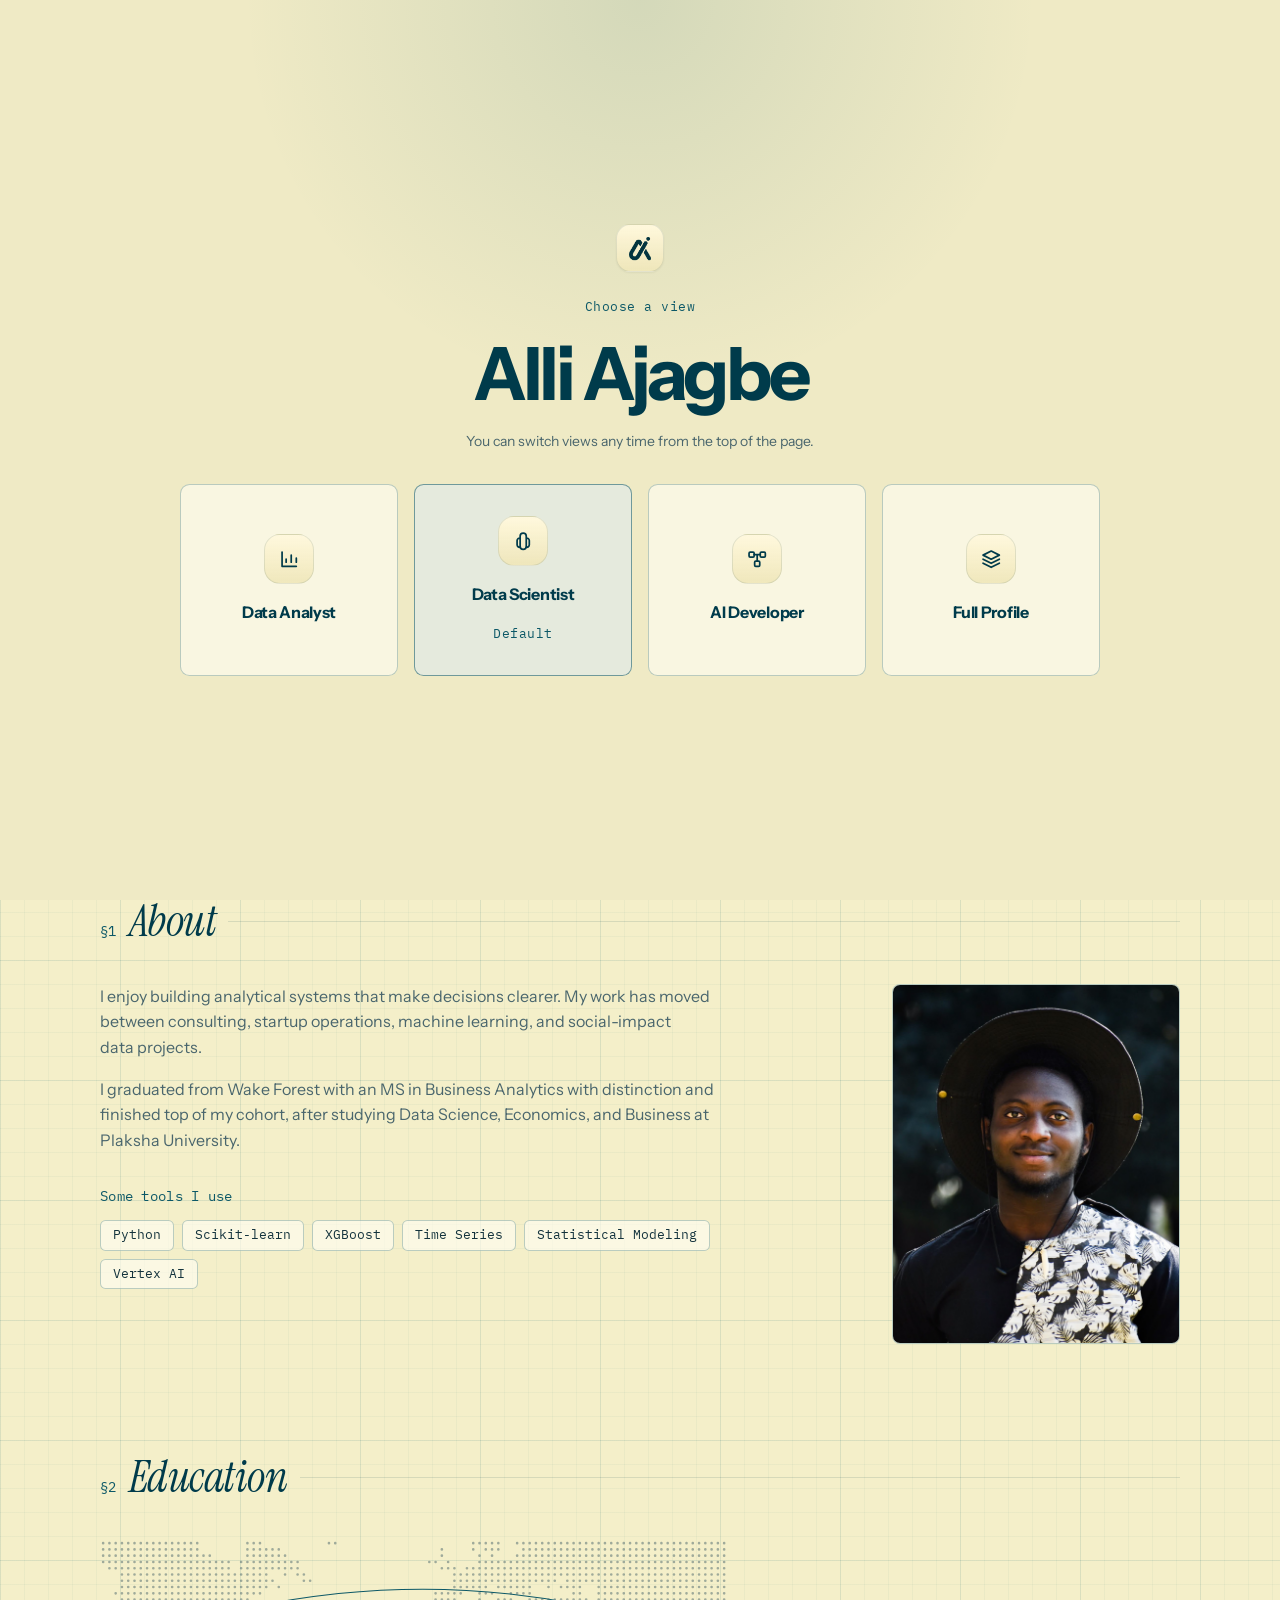
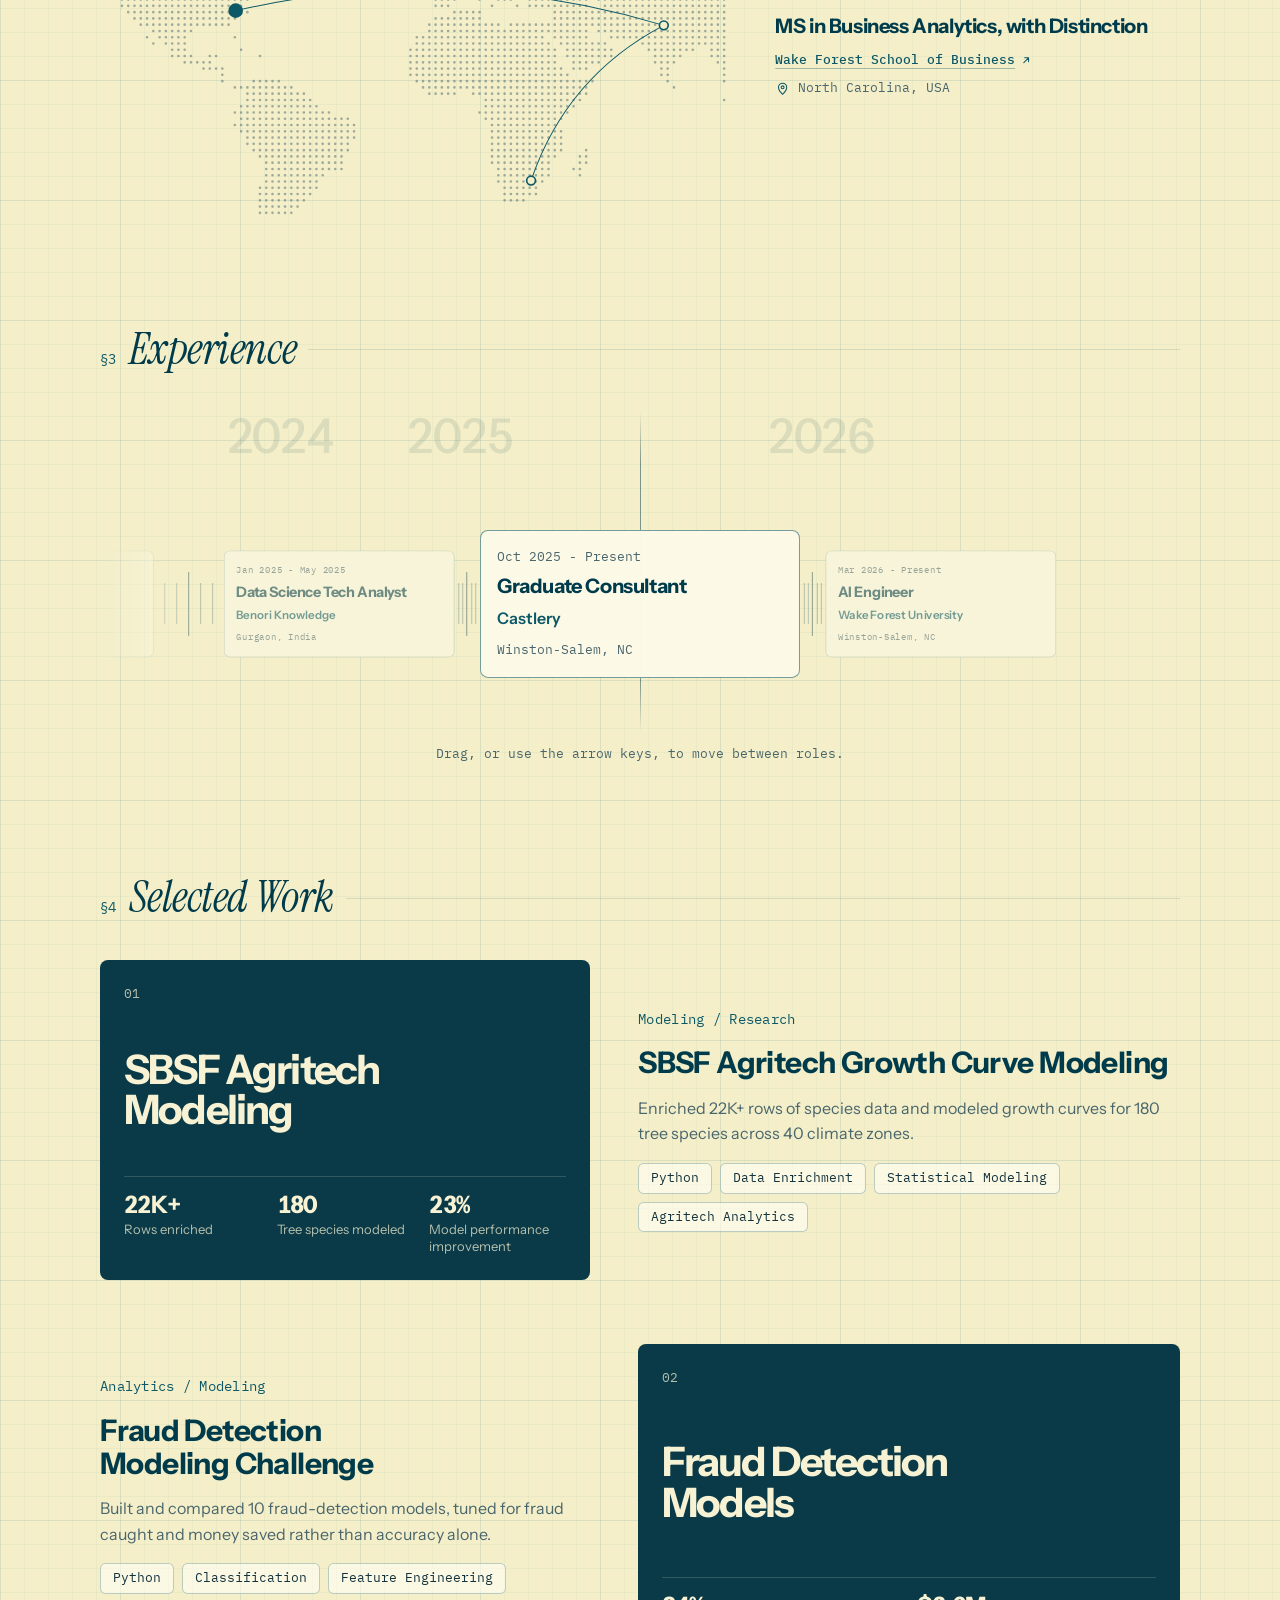
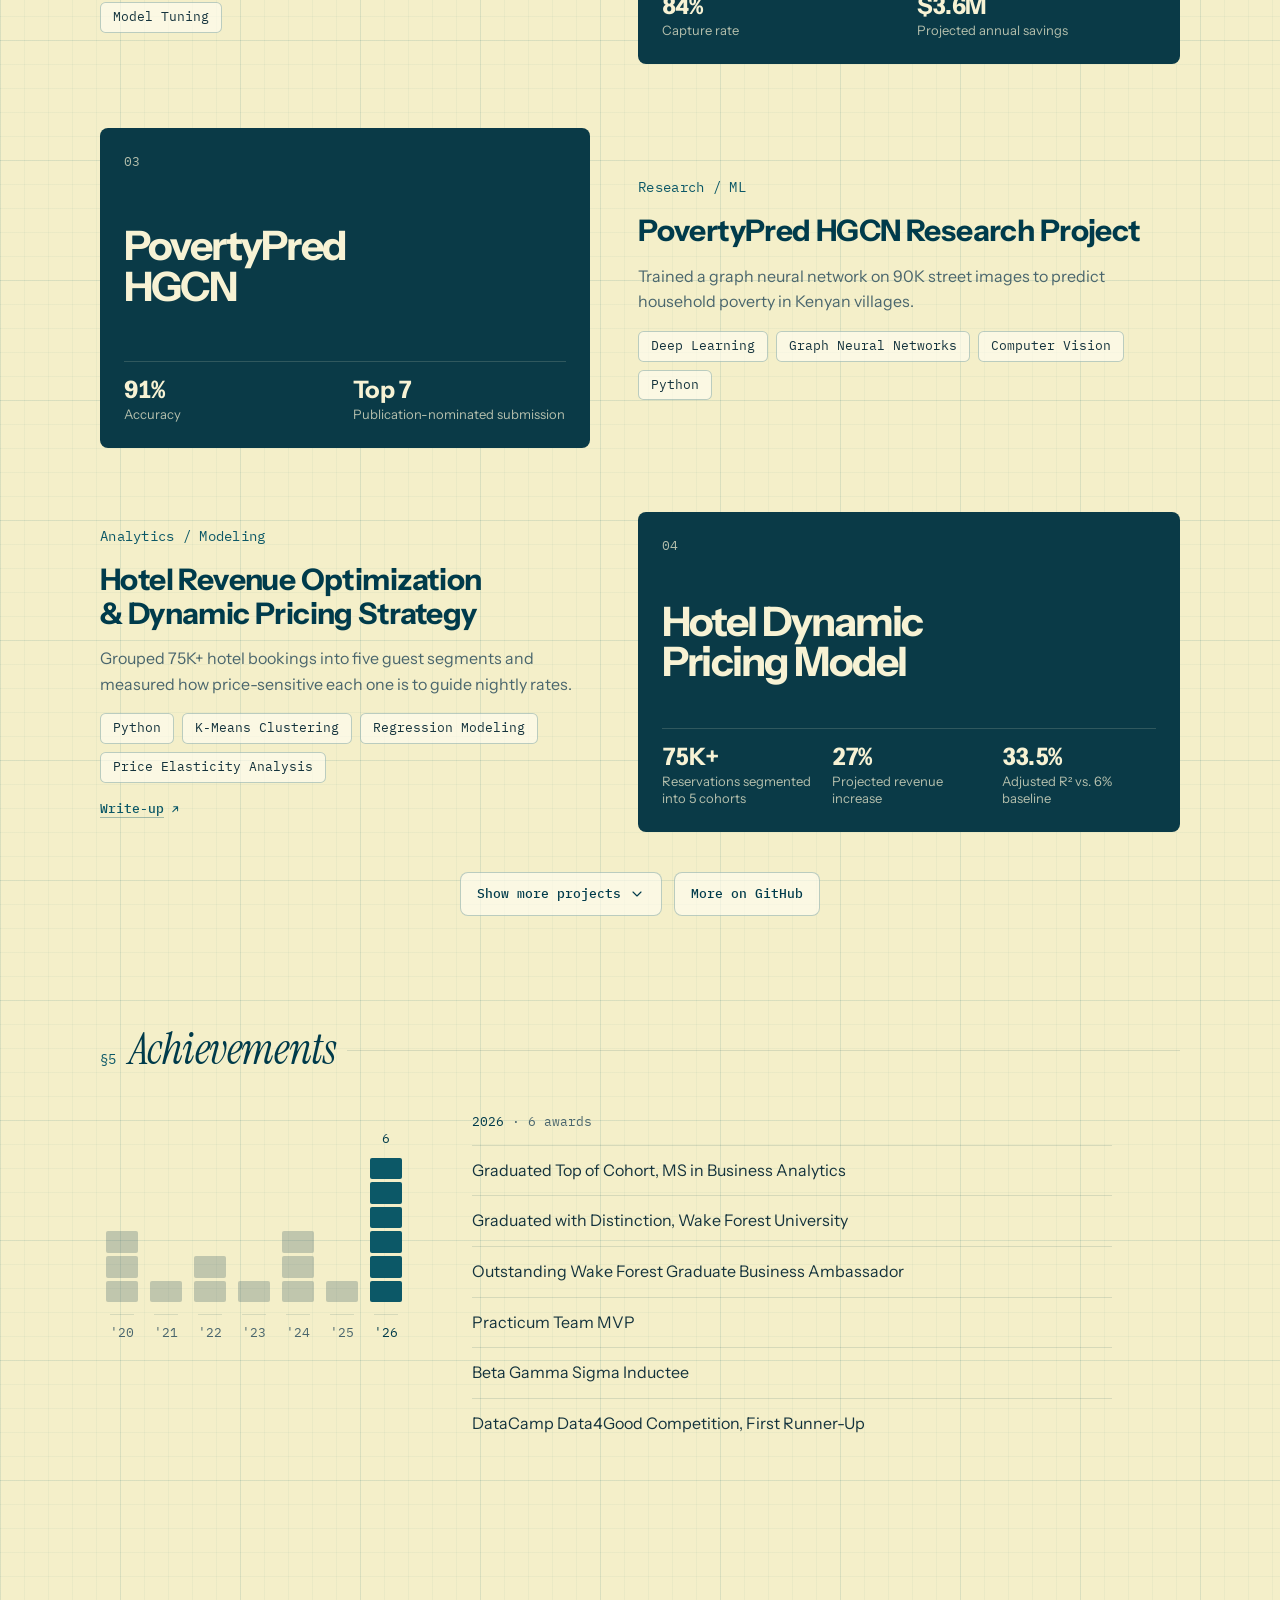
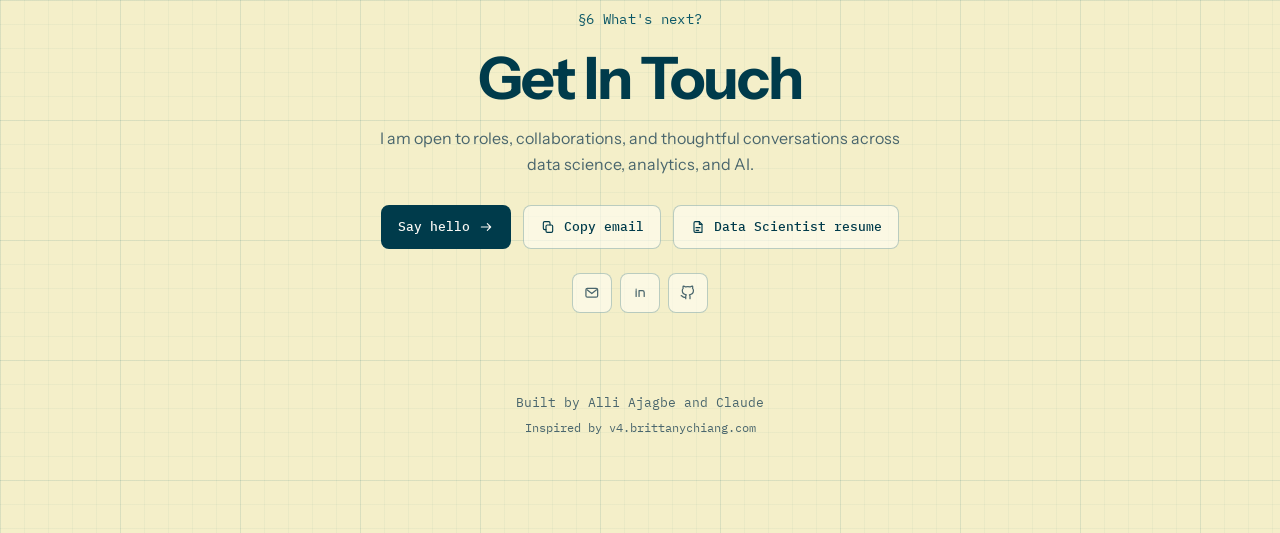
<file: index.html>
<!DOCTYPE html>
<html lang="en">
  <head>
    <meta charset="UTF-8" />
    <meta name="viewport" content="width=device-width, initial-scale=1.0" />
    <meta
      name="description"
      content="Alli Ajagbe's portfolio - data science, analytics engineering, machine learning, and AI-driven decision systems."
    />
    <meta name="theme-color" content="#F4EFC9" />
    <title>Alli Ajagbe | Data Scientist, Analytics & AI Developer</title>
    <link rel="canonical" href="https://alliajagbe.github.io/" />
    <link rel="apple-touch-icon" href="/assets/apple-touch-icon.png?v=20260713a" />
    <link rel="manifest" href="/site.webmanifest" />
    <meta property="og:type" content="website" />
    <meta property="og:site_name" content="Alli Ajagbe" />
    <meta property="og:title" content="Alli Ajagbe | Data Scientist, Analytics & AI Developer" />
    <meta property="og:description" content="Alli Ajagbe's portfolio - data science, analytics engineering, machine learning, and AI-driven decision systems." />
    <meta property="og:url" content="https://alliajagbe.github.io/" />
    <meta property="og:image" content="https://alliajagbe.github.io/assets/el%20presidente.jpg?v=20260428a" />
    <meta property="og:image:width" content="1470" />
    <meta property="og:image:height" content="1461" />
    <meta property="og:image:alt" content="Alli Ajagbe" />
    <meta name="twitter:card" content="summary_large_image" />
    <meta name="twitter:title" content="Alli Ajagbe | Data Scientist, Analytics & AI Developer" />
    <meta name="twitter:description" content="Alli Ajagbe's portfolio - data science, analytics engineering, machine learning, and AI-driven decision systems." />
    <meta name="twitter:image" content="https://alliajagbe.github.io/assets/el%20presidente.jpg?v=20260428a" />
    <link rel="preconnect" href="https://fonts.googleapis.com" />
    <link rel="preconnect" href="https://fonts.gstatic.com" crossorigin />
    <link
      href="https://fonts.googleapis.com/css2?family=IBM+Plex+Mono:wght@400;500&family=Instrument+Serif:ital@1&family=Instrument+Sans:wght@400;500;600;700&display=swap"
      rel="stylesheet"
    />
    <link rel="icon" type="image/png" href="/alliajagbe%20logo/2.png?v=20260404f" />
    <script>
      (() => {
        try {
          const storedTheme = localStorage.getItem("portfolio-theme");
          const prefersDark = window.matchMedia("(prefers-color-scheme: dark)").matches;
          document.documentElement.dataset.theme = storedTheme || (prefersDark ? "dark" : "light");
          // Matches profile.defaultModeId in content.js for first visits.
          document.documentElement.dataset.view = localStorage.getItem("portfolio-mode") || "scientist";
        } catch (error) {
          document.documentElement.dataset.theme = "light";
        }
      })();
    </script>
    <link rel="stylesheet" href="/styles.css?v=20261120b" />
  </head>
  <body data-page="home">
    <a class="skip-link" href="#top">Skip to content</a>
    <canvas class="ambient-field" id="ambient-field" aria-hidden="true"></canvas>
    <div class="site-shell">
      <div class="scroll-progress" aria-hidden="true"><span id="scroll-progress-bar"></span></div>
      <div class="brand-intro" id="brand-intro" aria-hidden="true">
        <div class="brand-intro__inner">
          <span class="brand-intro__halo" aria-hidden="true"></span>
          <div class="brand-intro__mark">
            <img src="/assets/logo-icon.png?v=20260404e" alt="Alli Ajagbe logo" />
          </div>
        </div>
      </div>

      <div class="mode-launch is-hidden" id="mode-launch" role="dialog" aria-modal="true" aria-labelledby="mode-launch-title">
        <div class="mode-launch__inner">
          <div class="mode-launch__brand">
            <span class="brand-mark">
              <img class="brand-logo" src="/assets/logo-icon.png?v=20260404e" alt="Alli Ajagbe logo" />
            </span>
          </div>
          <p class="mode-launch__eyebrow">Choose a view</p>
          <p class="mode-launch__title" id="mode-launch-title">Alli Ajagbe</p>
          <p class="mode-launch__hint">You can switch views any time from the top of the page.</p>
          <div class="mode-launch__grid" id="mode-launch-grid"></div>
        </div>
      </div>

      <header class="topbar" id="topbar">
        <div class="topbar__bar">
          <a class="topbar__brand" href="#top" aria-label="Back to top">
            <img id="brand-logo" src="/assets/logo-icon.png?v=20260404e" alt="Alli Ajagbe logo" />
          </a>

          <nav class="topbar__nav" id="primary-navigation" aria-label="Primary navigation">
            <a href="#about" class="topbar__link" data-section="about">About</a>
            <a href="#education" class="topbar__link" data-section="education">Education</a>
            <a href="#experience" class="topbar__link" data-section="experience">Experience</a>
            <a href="#work" class="topbar__link" data-section="work">Work</a>
            <a href="#achievements" class="topbar__link" data-section="achievements">Achievements</a>
            <a href="#contact" class="topbar__link" data-section="contact">Contact</a>
          </nav>

          <div class="topbar__actions">
            <button class="topbar__search" id="palette-trigger" type="button" aria-haspopup="dialog" aria-label="Open command menu">
              <svg viewBox="0 0 24 24" aria-hidden="true"><circle cx="11" cy="11" r="5.8" fill="none" stroke="currentColor" stroke-width="1.7"/><path d="m19 19-3.4-3.4" fill="none" stroke="currentColor" stroke-linecap="round" stroke-width="1.7"/></svg>
              <span class="topbar__search-label">Search</span>
              <kbd class="be-kbd" id="palette-shortcut">⌘K</kbd>
            </button>
            <button class="be-icon-btn" id="theme-toggle" type="button" aria-pressed="false" aria-label="Activate dark mode">
              <span class="theme-icon" aria-hidden="true">
                <svg class="theme-icon__moon" viewBox="0 0 24 24"><path d="M20 14.5A8 8 0 0 1 9.5 4a8 8 0 1 0 10.5 10.5Z" fill="none" stroke="currentColor" stroke-linecap="round" stroke-linejoin="round" stroke-width="1.7"/></svg>
                <svg class="theme-icon__sun" viewBox="0 0 24 24"><circle cx="12" cy="12" r="4" fill="none" stroke="currentColor" stroke-width="1.7"/><path d="M12 3v2m0 14v2M3 12h2m14 0h2M5.6 5.6 7 7m10 10 1.4 1.4M5.6 18.4 7 17M17 7l1.4-1.4" fill="none" stroke="currentColor" stroke-linecap="round" stroke-width="1.7"/></svg>
              </span>
            </button>
            <a class="be-btn be-btn--primary be-btn--sm" id="home-resume-button" href="/resume/AlliAjagbeDataScientistResume.pdf" target="_blank" rel="noreferrer">Resume</a>
            <button class="be-icon-btn topbar__menu" id="topbar-menu" type="button" aria-expanded="false" aria-controls="primary-navigation" aria-label="Open menu">
              <span class="topbar__burger" aria-hidden="true"></span>
            </button>
          </div>
        </div>
      </header>

      <main class="editor-home" id="top" tabindex="-1">
        <aside class="edge-rail edge-rail--left" id="home-social-rail" aria-label="Social links"></aside>
        <aside class="edge-rail edge-rail--right" id="home-email-rail" aria-label="Email"></aside>

        <section class="editor-home__hero" aria-labelledby="home-title">
          <div class="container editor-home__container">
            <div class="editor-home__hero-inner">
              <div class="editor-home__hero-main">
                <div class="view-switch">
                  <span class="view-switch__label" id="view-switch-label">View as</span>
                  <div class="be-tabs" id="home-mode-tabs" role="radiogroup" aria-labelledby="view-switch-label"></div>
                </div>
                <div class="editor-home__hero-copy" id="home-hero-copy"></div>
              </div>
              <figure class="hero-field" aria-hidden="true">
                <canvas id="hero-field"></canvas>
                <figcaption class="hero-field__caption" id="hero-field-caption"></figcaption>
              </figure>
            </div>
          </div>
        </section>

        <section class="editor-home__section" id="about" aria-labelledby="about-title">
          <div class="container editor-home__container">
            <div class="editor-home__heading">
              <p class="editor-home__number">01.</p>
              <h2 id="about-title">About</h2>
              <span class="editor-home__line" aria-hidden="true"></span>
            </div>
            <div class="editor-home__about-grid">
              <div class="editor-home__about-main">
                <div class="editor-home__copy" id="home-about-copy"></div>
                <div class="editor-home__tech">
                  <p class="editor-home__eyebrow">Some tools I use</p>
                  <div class="be-chips" id="home-about-tech"></div>
                </div>
              </div>
              <div class="editor-home__aside" id="home-about-aside"></div>
            </div>
          </div>
        </section>

        <section class="editor-home__section" id="education" aria-labelledby="education-title">
          <div class="container editor-home__container">
            <div class="editor-home__heading">
              <p class="editor-home__number">02.</p>
              <h2 id="education-title">Education</h2>
              <span class="editor-home__line" aria-hidden="true"></span>
            </div>
            <div class="editor-home__education-list" id="home-education-list"></div>
          </div>
        </section>

        <section class="editor-home__section" id="experience" aria-labelledby="experience-title">
          <div class="container editor-home__container">
            <div class="editor-home__heading">
              <p class="editor-home__number">03.</p>
              <h2 id="experience-title">Experience</h2>
              <span class="editor-home__line" aria-hidden="true"></span>
            </div>
            <div class="editor-home__experience">
              <div class="be-timeline" id="home-experience-timeline" role="group" aria-label="Experience timeline" aria-describedby="home-experience-hint"></div>
              <p class="editor-home__timeline-hint" id="home-experience-hint">Drag, or use the arrow keys, to move between roles.</p>
            </div>
          </div>
        </section>

        <section class="editor-home__section" id="work" aria-labelledby="work-title">
          <div class="container editor-home__container">
            <div class="editor-home__heading">
              <p class="editor-home__number">04.</p>
              <h2 id="work-title">Selected Work</h2>
              <span class="editor-home__line" aria-hidden="true"></span>
            </div>
            <div class="editor-home__featured-work" id="home-featured-work"></div>
            <div class="be-collapse" id="home-more-work" inert>
              <div class="be-collapse__inner" id="home-more-work-inner"></div>
            </div>
            <div class="editor-home__actions">
              <button class="be-btn" id="home-work-toggle" type="button" aria-expanded="false" aria-controls="home-more-work">
                <span id="home-work-toggle-label">Show more projects</span>
                <svg class="be-chevron" viewBox="0 0 24 24" aria-hidden="true"><path d="m6 9 6 6 6-6" fill="none" stroke="currentColor" stroke-linecap="round" stroke-linejoin="round" stroke-width="1.7"/></svg>
              </button>
              <a class="be-btn" href="https://github.com/alliajagbe" target="_blank" rel="noreferrer">More on GitHub</a>
            </div>
          </div>
        </section>

        <section class="editor-home__section" id="achievements" aria-labelledby="achievements-title">
          <div class="container editor-home__container">
            <div class="editor-home__heading">
              <p class="editor-home__number">05.</p>
              <h2 id="achievements-title">Achievements</h2>
              <span class="editor-home__line" aria-hidden="true"></span>
            </div>
            <div class="editor-home__achievements">
              <div class="award-chart" id="home-achievement-tabs" role="tablist" aria-label="Achievements by year"></div>
              <div class="editor-home__achievement-panel" id="home-achievement-panel" role="tabpanel" aria-live="polite"></div>
            </div>
          </div>
        </section>

        <section class="editor-home__section editor-home__section--contact" id="contact" aria-labelledby="contact-title">
          <div class="container editor-home__container editor-home__container--narrow">
            <div class="editor-home__contact" id="home-contact-copy"></div>
          </div>
        </section>
      </main>

      <nav class="be-dock" id="dock" aria-label="Section navigation" inert></nav>

      <button class="terminal-fab" id="terminal-fab" type="button" aria-label="Open terminal" aria-expanded="false" aria-controls="terminal-widget">
        <span aria-hidden="true">❯_</span> Terminal
      </button>
      <div class="terminal-popup" id="terminal-widget" hidden></div>

      <footer class="site-footer site-footer--minimal">
        <div class="container site-footer--minimal__inner">
          <p>Built by <span id="footer-year-name">Alli Ajagbe</span> and Claude</p>
          <p class="site-footer--minimal__subline">Inspired by v4.brittanychiang.com</p>
        </div>
      </footer>
    </div>

    <script src="/content.js?v=20261120b" defer></script>
    <script src="/map-data.js?v=20261120b" defer></script>
    <script src="/script.js?v=20261120b" defer></script>
  </body>
</html>
</file>
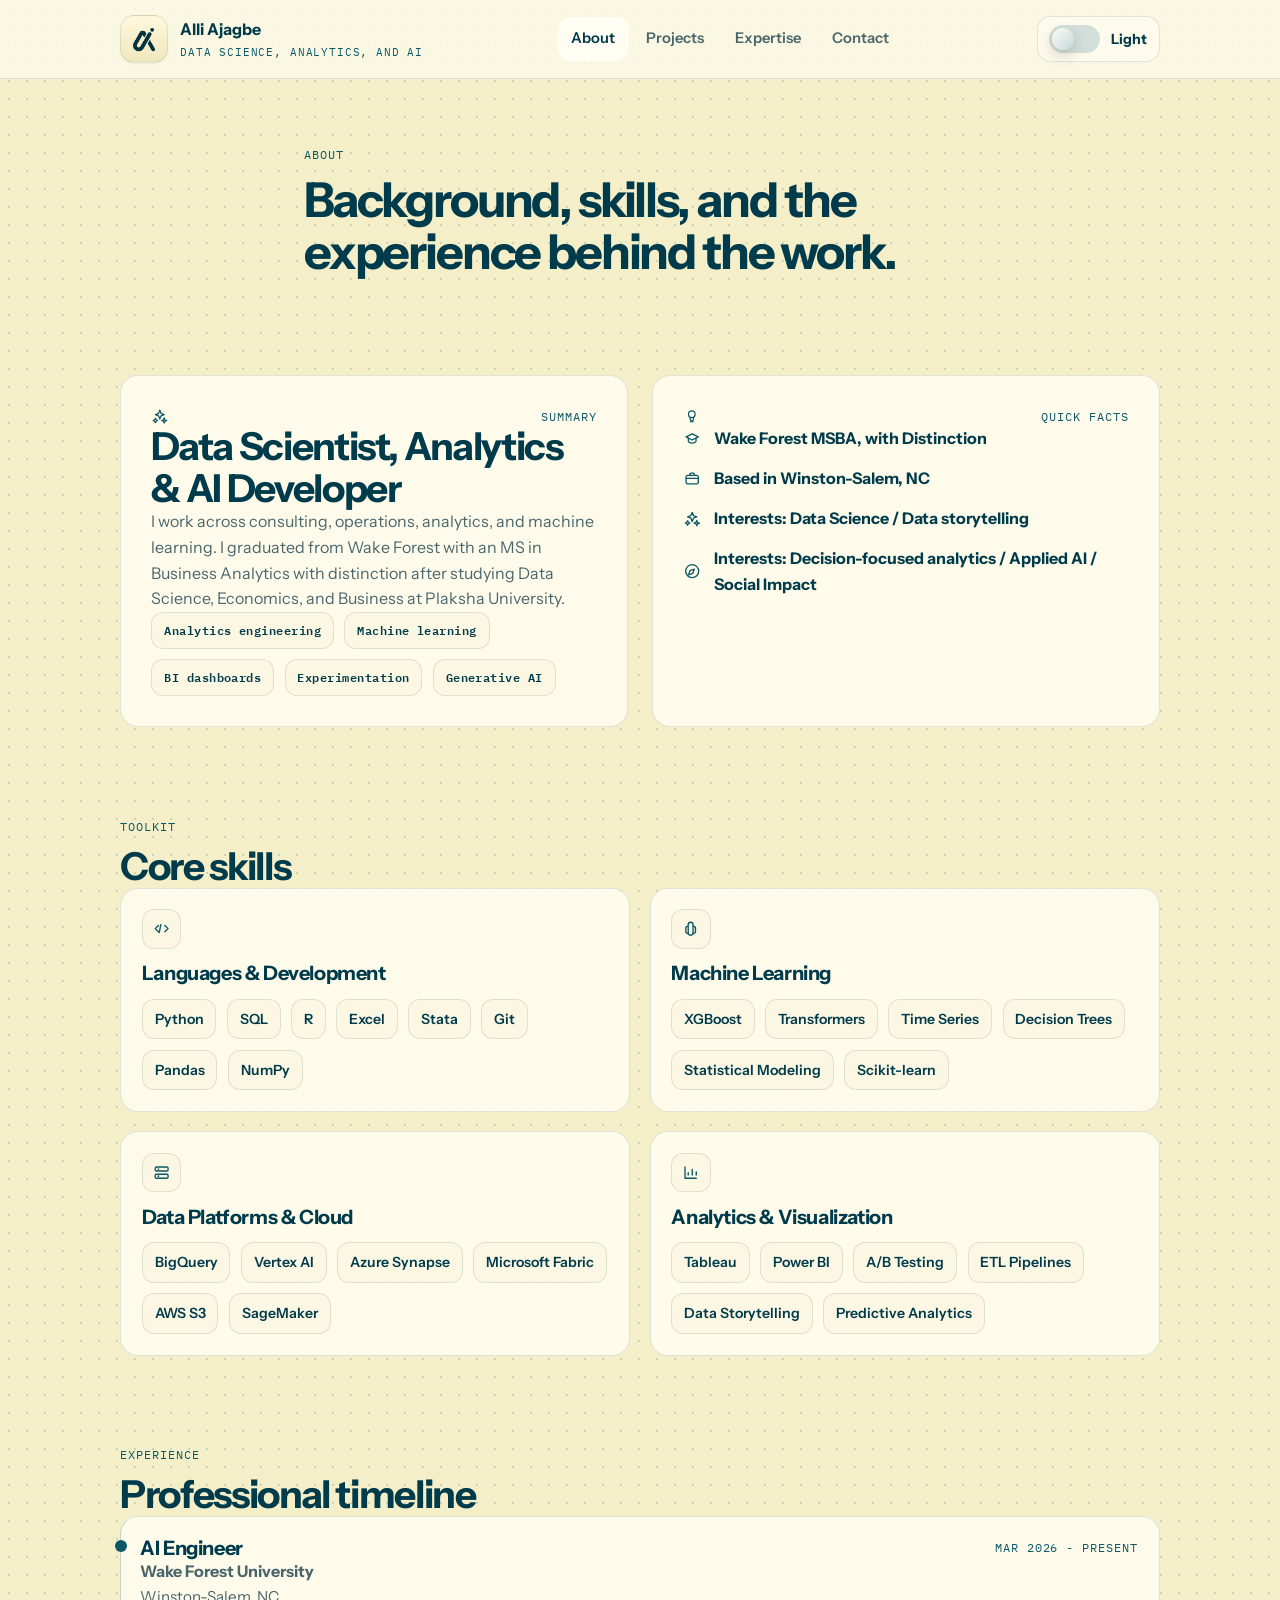
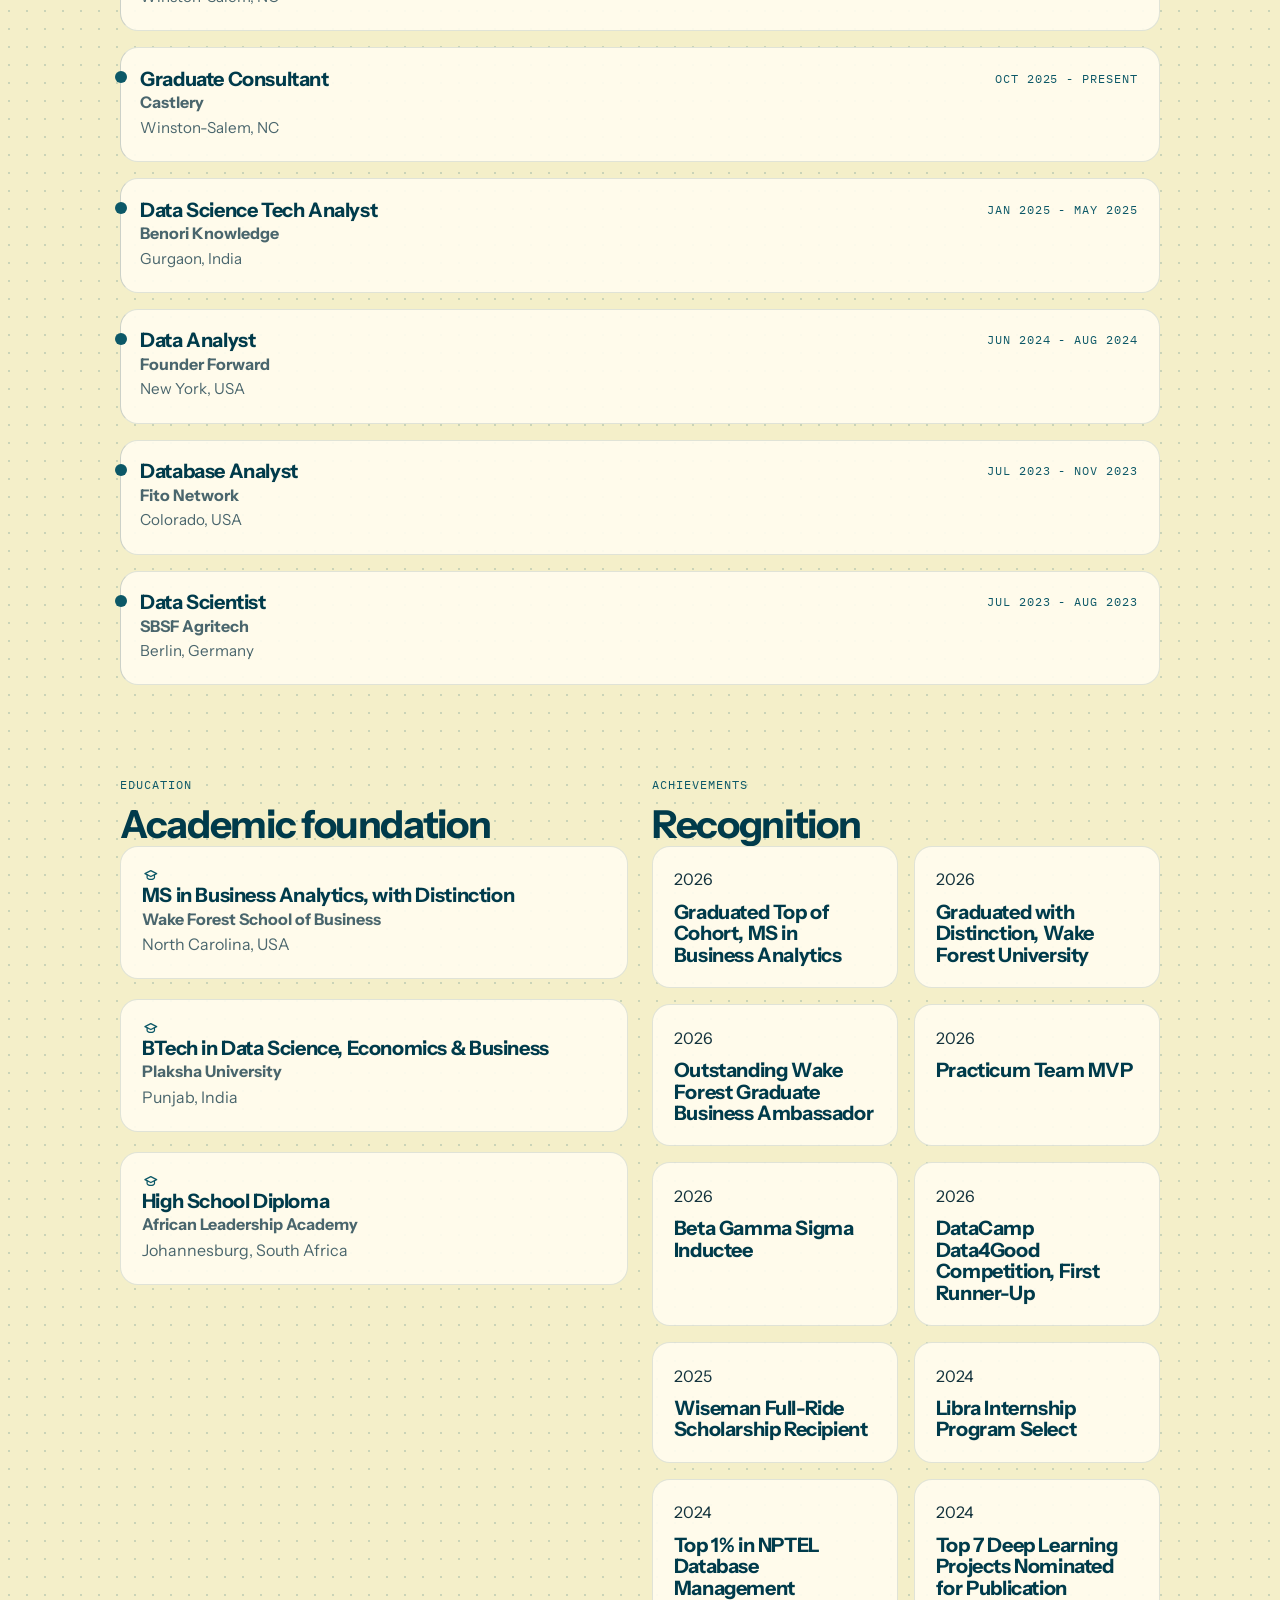
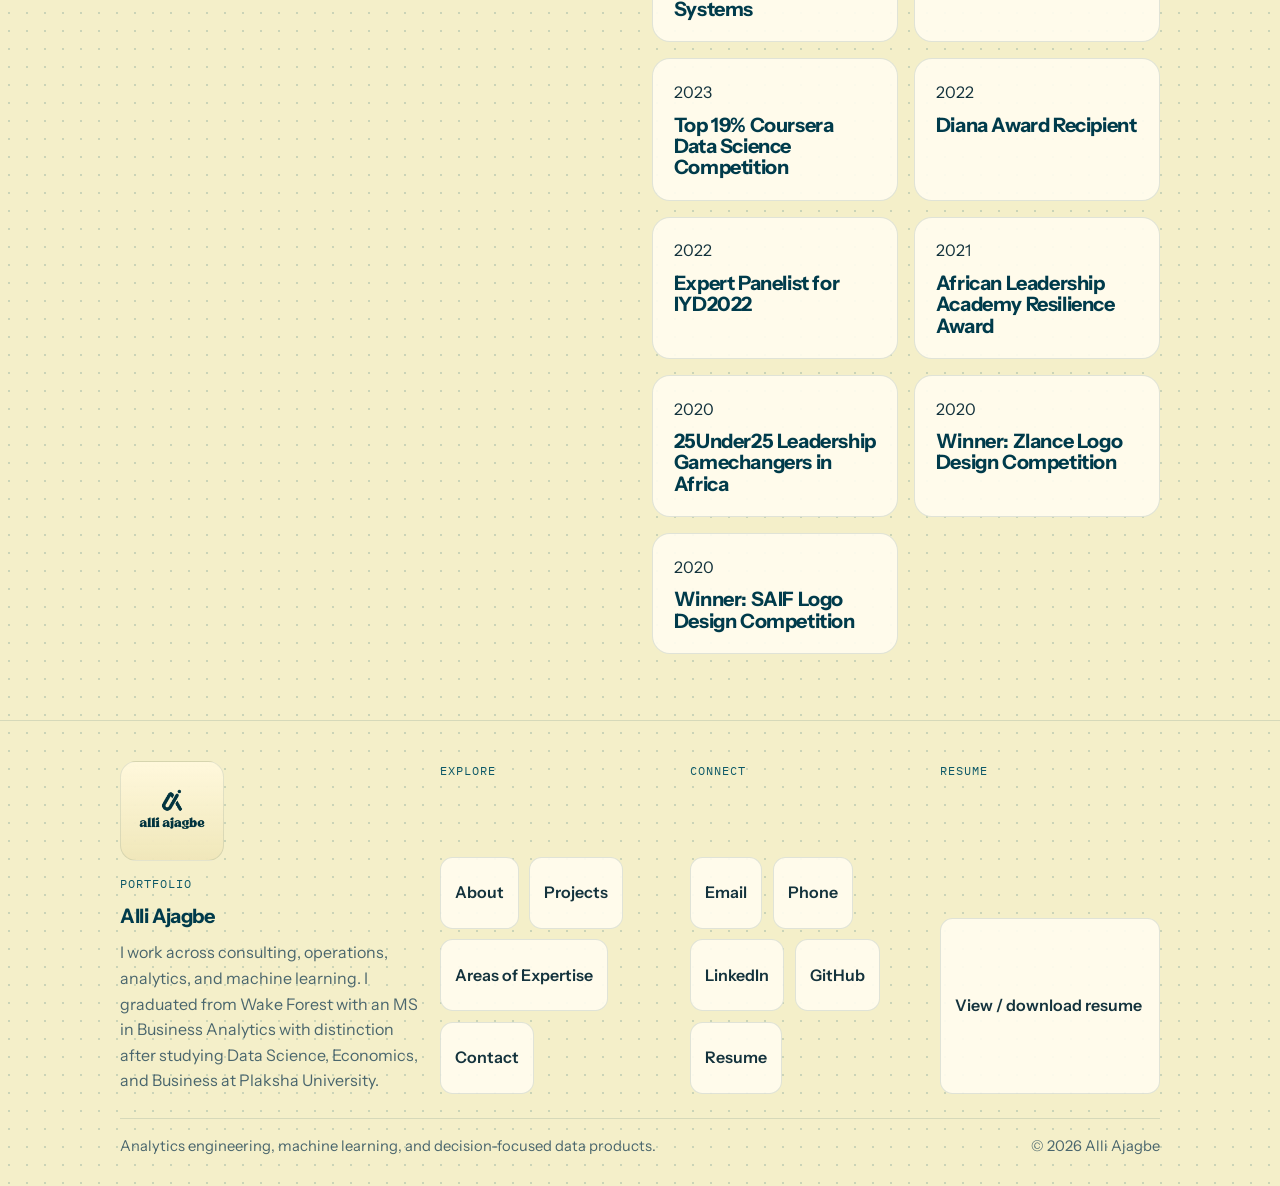
<file: about/index.html>
<!DOCTYPE html>
<html lang="en">
  <head>
    <meta charset="UTF-8" />
    <meta name="viewport" content="width=device-width, initial-scale=1.0" />
    <meta
      name="description"
      content="About Alli Ajagbe - experience, skills, education, and achievements in data science, analytics, and AI."
    />
    <meta name="theme-color" content="#F4EFC9" />
    <title>About | Alli Ajagbe</title>
    <link rel="canonical" href="https://alliajagbe.github.io/about/" />
    <link rel="apple-touch-icon" href="/assets/apple-touch-icon.png?v=20260713a" />
    <link rel="manifest" href="/site.webmanifest" />
    <meta property="og:type" content="website" />
    <meta property="og:site_name" content="Alli Ajagbe" />
    <meta property="og:title" content="About | Alli Ajagbe" />
    <meta property="og:description" content="About Alli Ajagbe - experience, skills, education, and achievements in data science, analytics, and AI." />
    <meta property="og:url" content="https://alliajagbe.github.io/about/" />
    <meta property="og:image" content="https://alliajagbe.github.io/assets/el%20presidente.jpg?v=20260428a" />
    <meta property="og:image:width" content="1470" />
    <meta property="og:image:height" content="1461" />
    <meta property="og:image:alt" content="Alli Ajagbe" />
    <meta name="twitter:card" content="summary_large_image" />
    <meta name="twitter:title" content="About | Alli Ajagbe" />
    <meta name="twitter:description" content="About Alli Ajagbe - experience, skills, education, and achievements in data science, analytics, and AI." />
    <meta name="twitter:image" content="https://alliajagbe.github.io/assets/el%20presidente.jpg?v=20260428a" />
    <link rel="preconnect" href="https://fonts.googleapis.com" />
    <link rel="preconnect" href="https://fonts.gstatic.com" crossorigin />
    <link
      href="https://fonts.googleapis.com/css2?family=IBM+Plex+Mono:wght@400;500&family=Instrument+Sans:wght@400;500;600;700&display=swap"
      rel="stylesheet"
    />
    <link rel="icon" type="image/png" href="/alliajagbe%20logo/2.png?v=20260404f" />
    <script>
      (() => {
        try {
          const storedTheme = localStorage.getItem("portfolio-theme");
          const prefersDark = window.matchMedia("(prefers-color-scheme: dark)").matches;
          document.documentElement.dataset.theme = storedTheme || (prefersDark ? "dark" : "light");
        } catch (error) {
          document.documentElement.dataset.theme = "light";
        }
      })();
    </script>
    <link rel="stylesheet" href="/styles.css?v=20261120b" />
  </head>
  <body data-page="about">
    <div class="site-shell">
      <header class="site-header">
        <div class="container header-inner">
          <a class="brand" href="/" aria-label="Go to homepage">
            <span class="brand-mark">
              <img class="brand-logo" id="brand-logo" src="/assets/logo-icon.png?v=20260404e" alt="Alli Ajagbe logo" />
            </span>
            <span class="brand-name-group">
              <span class="brand-name" id="brand-name">Alli Ajagbe</span>
              <span class="brand-tag" id="brand-tag">Data science, analytics, and AI</span>
            </span>
          </a>

          <button class="mobile-nav-toggle" id="mobile-nav-toggle" type="button" aria-expanded="false" aria-controls="primary-navigation">
            <span class="mobile-nav-toggle__icon" aria-hidden="true"></span>
            <span class="mobile-nav-toggle__label">Menu</span>
          </button>

          <nav class="site-nav" id="primary-navigation" aria-label="Primary navigation">
            <a href="/about/" class="nav-link" data-page="about">About</a>
            <a href="/projects/" class="nav-link" data-page="projects">Projects</a>
            <a href="/expertise/" class="nav-link" data-page="services">Expertise</a>
            <a href="/contact/" class="nav-link" data-page="contact">Contact</a>
          </nav>

          <div class="header-actions">
            <button class="theme-toggle" id="theme-toggle" type="button" aria-pressed="false" aria-label="Activate dark mode">
              <span class="theme-toggle__track" aria-hidden="true"><span class="theme-toggle__thumb"></span></span>
              <span class="theme-toggle__label" id="theme-toggle-label">Light</span>
            </button>
          </div>
        </div>
      </header>

      <main>
        <section class="page-hero section">
          <div class="container page-hero__content" data-animate>
            <p class="section-label">About</p>
            <h1>Background, skills, and the experience behind the work.</h1>
          </div>
        </section>

        <section class="section">
          <div class="container two-up-grid" id="about-overview"></div>
        </section>

        <section class="section section-tight">
          <div class="container">
            <div class="section-heading" data-animate>
              <p class="section-label">Toolkit</p>
              <h2>Core skills</h2>
            </div>
            <div class="card-grid card-grid--four" id="about-skills-grid"></div>
          </div>
        </section>

        <section class="section section-tight">
          <div class="container">
            <div class="section-heading" data-animate>
              <p class="section-label">Experience</p>
              <h2>Professional timeline</h2>
            </div>
            <div class="timeline-wrap" id="about-timeline"></div>
          </div>
        </section>

        <section class="section section-tight">
          <div class="container split-layout">
            <div>
              <div class="section-heading" data-animate>
                <p class="section-label">Education</p>
                <h2>Academic foundation</h2>
              </div>
              <div class="card-grid" id="about-education-grid"></div>
            </div>
            <div>
              <div class="section-heading" data-animate>
                <p class="section-label">Achievements</p>
                <h2>Recognition</h2>
              </div>
              <div class="achievement-stack" id="about-achievements-list"></div>
            </div>
          </div>
        </section>
      </main>

      <footer class="site-footer">
        <div class="container footer-grid">
          <div class="footer-branding">
            <div class="footer-wordmark-shell">
              <img class="footer-wordmark" id="footer-wordmark" src="/assets/logo-wordmark.png?v=20260404e" alt="Alli Ajagbe wordmark" />
            </div>
            <p class="section-label">Portfolio</p>
            <h3 id="footer-name">Alli Ajagbe</h3>
            <p id="footer-note">Portfolio summary.</p>
          </div>
          <div class="footer-links-group">
            <p class="footer-heading">Explore</p>
            <div class="footer-links" id="footer-secondary-links"></div>
          </div>
          <div class="footer-links-group">
            <p class="footer-heading">Connect</p>
            <div class="footer-links" id="footer-socials"></div>
          </div>
          <div class="footer-links-group">
            <p class="footer-heading">Resume</p>
            <a class="footer-resume-link" id="footer-resume-link" href="/AlliAjagbeResume.pdf" download>View / download resume</a>
          </div>
        </div>
        <div class="container footer-bottom">
          <p id="footer-meta">Analytics engineering, machine learning, and decision-focused data products.</p>
          <p>&copy; <span id="current-year"></span> <span id="footer-year-name">Alli Ajagbe</span></p>
        </div>
      </footer>
    </div>

    <script src="/content.js?v=20261120b" defer></script>
    <script src="/script.js?v=20261120b" defer></script>
  </body>
</html>
</file>
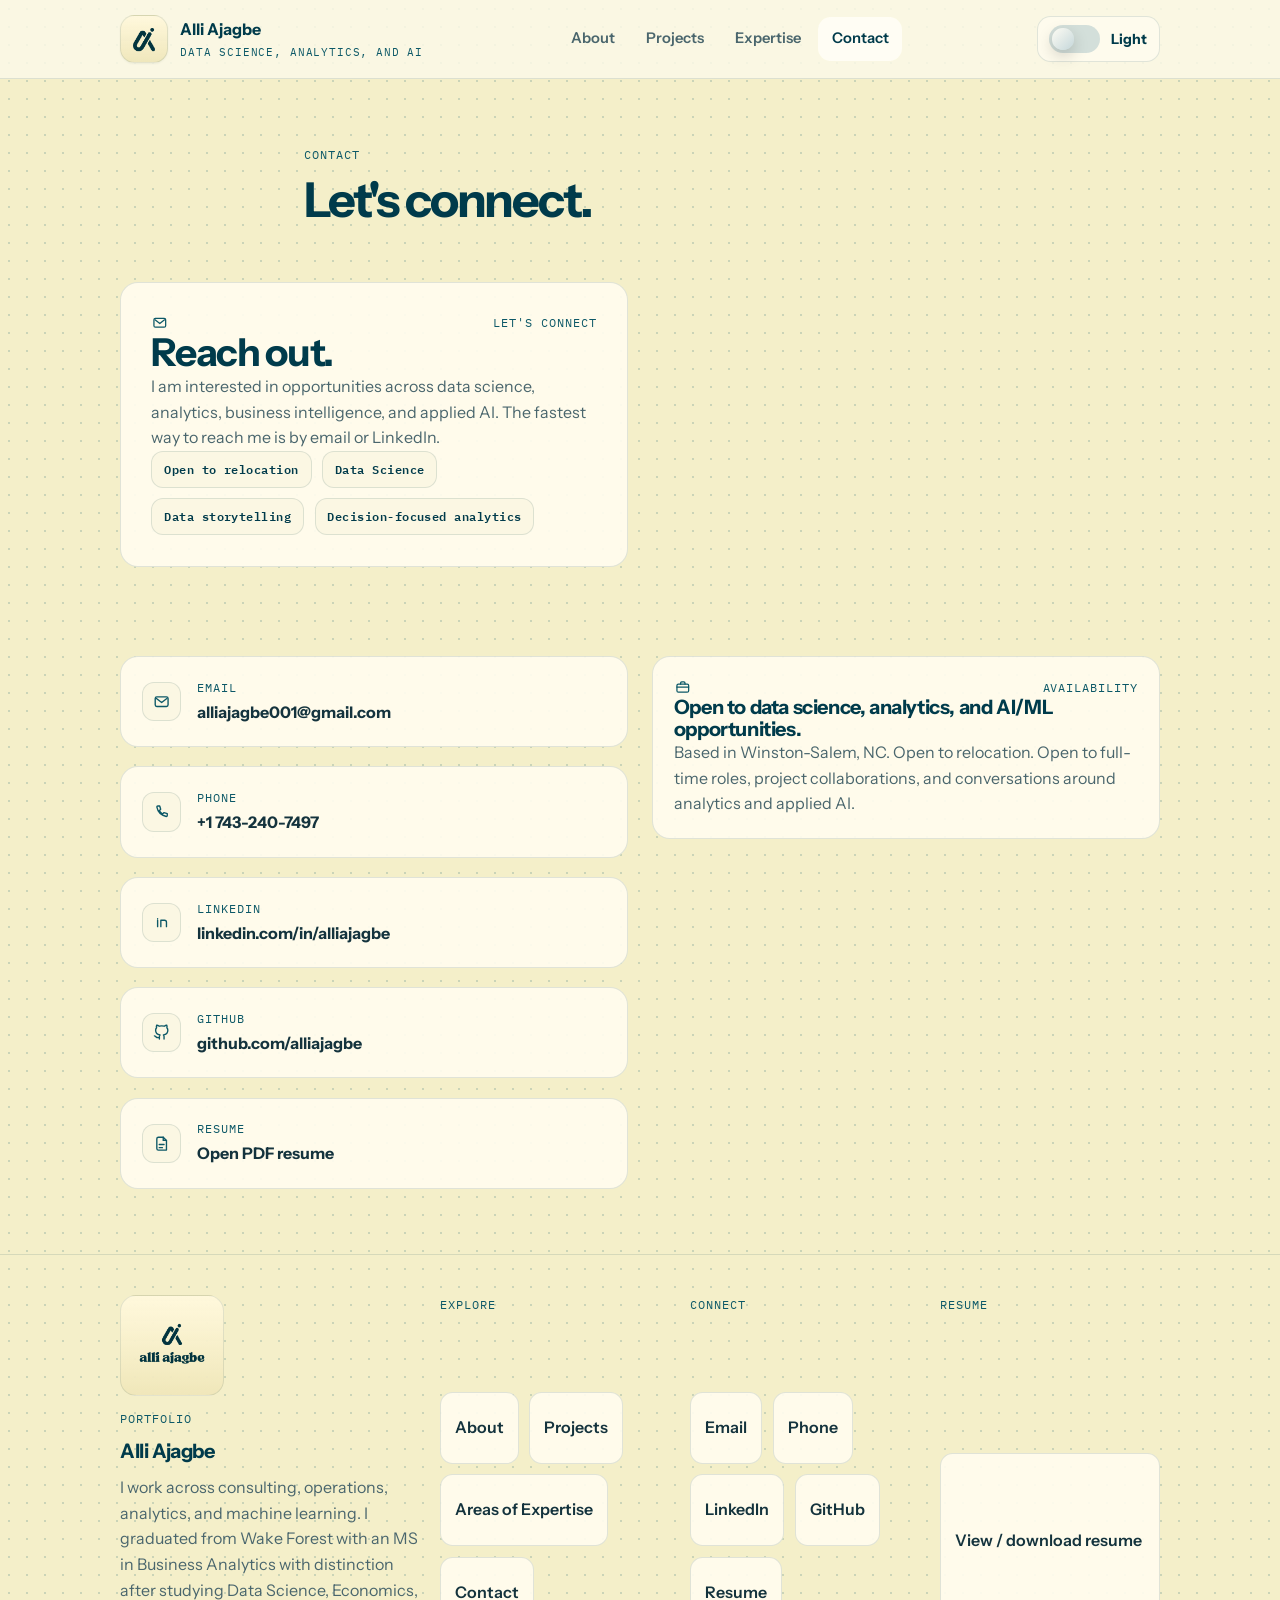
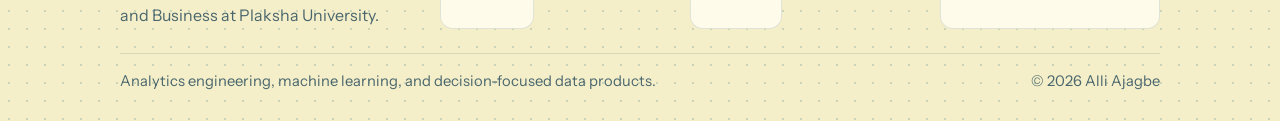
<file: contact/index.html>
<!DOCTYPE html>
<html lang="en">
  <head>
    <meta charset="UTF-8" />
    <meta name="viewport" content="width=device-width, initial-scale=1.0" />
    <meta
      name="description"
      content="Contact Alli Ajagbe for data science, analytics, dashboards, predictive modeling, and AI opportunities."
    />
    <meta name="theme-color" content="#F4EFC9" />
    <title>Contact | Alli Ajagbe</title>
    <link rel="canonical" href="https://alliajagbe.github.io/contact/" />
    <link rel="apple-touch-icon" href="/assets/apple-touch-icon.png?v=20260713a" />
    <link rel="manifest" href="/site.webmanifest" />
    <meta property="og:type" content="website" />
    <meta property="og:site_name" content="Alli Ajagbe" />
    <meta property="og:title" content="Contact | Alli Ajagbe" />
    <meta property="og:description" content="Contact Alli Ajagbe for data science, analytics, dashboards, predictive modeling, and AI opportunities." />
    <meta property="og:url" content="https://alliajagbe.github.io/contact/" />
    <meta property="og:image" content="https://alliajagbe.github.io/assets/el%20presidente.jpg?v=20260428a" />
    <meta property="og:image:width" content="1470" />
    <meta property="og:image:height" content="1461" />
    <meta property="og:image:alt" content="Alli Ajagbe" />
    <meta name="twitter:card" content="summary_large_image" />
    <meta name="twitter:title" content="Contact | Alli Ajagbe" />
    <meta name="twitter:description" content="Contact Alli Ajagbe for data science, analytics, dashboards, predictive modeling, and AI opportunities." />
    <meta name="twitter:image" content="https://alliajagbe.github.io/assets/el%20presidente.jpg?v=20260428a" />
    <link rel="preconnect" href="https://fonts.googleapis.com" />
    <link rel="preconnect" href="https://fonts.gstatic.com" crossorigin />
    <link
      href="https://fonts.googleapis.com/css2?family=IBM+Plex+Mono:wght@400;500&family=Instrument+Sans:wght@400;500;600;700&display=swap"
      rel="stylesheet"
    />
    <link rel="icon" type="image/png" href="/alliajagbe%20logo/2.png?v=20260404f" />
    <script>
      (() => {
        try {
          const storedTheme = localStorage.getItem("portfolio-theme");
          const prefersDark = window.matchMedia("(prefers-color-scheme: dark)").matches;
          document.documentElement.dataset.theme = storedTheme || (prefersDark ? "dark" : "light");
        } catch (error) {
          document.documentElement.dataset.theme = "light";
        }
      })();
    </script>
    <link rel="stylesheet" href="/styles.css?v=20261120b" />
  </head>
  <body data-page="contact">
    <div class="site-shell">
      <header class="site-header">
        <div class="container header-inner">
          <a class="brand" href="/" aria-label="Go to homepage">
            <span class="brand-mark">
              <img class="brand-logo" id="brand-logo" src="/assets/logo-icon.png?v=20260404e" alt="Alli Ajagbe logo" />
            </span>
            <span class="brand-name-group">
              <span class="brand-name" id="brand-name">Alli Ajagbe</span>
              <span class="brand-tag" id="brand-tag">Data science, analytics, and AI</span>
            </span>
          </a>

          <button class="mobile-nav-toggle" id="mobile-nav-toggle" type="button" aria-expanded="false" aria-controls="primary-navigation">
            <span class="mobile-nav-toggle__icon" aria-hidden="true"></span>
            <span class="mobile-nav-toggle__label">Menu</span>
          </button>

          <nav class="site-nav" id="primary-navigation" aria-label="Primary navigation">
            <a href="/about/" class="nav-link" data-page="about">About</a>
            <a href="/projects/" class="nav-link" data-page="projects">Projects</a>
            <a href="/expertise/" class="nav-link" data-page="services">Expertise</a>
            <a href="/contact/" class="nav-link" data-page="contact">Contact</a>
          </nav>

          <div class="header-actions">
            <button class="theme-toggle" id="theme-toggle" type="button" aria-pressed="false" aria-label="Activate dark mode">
              <span class="theme-toggle__track" aria-hidden="true"><span class="theme-toggle__thumb"></span></span>
              <span class="theme-toggle__label" id="theme-toggle-label">Light</span>
            </button>
          </div>
        </div>
      </header>

      <main>
        <section class="page-hero section">
          <div class="container page-hero__content" data-animate>
            <p class="section-label">Contact</p>
            <h1>Let's connect.</h1>
          </div>
        </section>

        <section class="section section-tight">
          <div class="container two-up-grid" id="contact-intro"></div>
        </section>

        <section class="section section-tight">
          <div class="container split-layout">
            <div class="card-grid" id="contact-grid"></div>
            <div id="contact-aside"></div>
          </div>
        </section>
      </main>

      <footer class="site-footer">
        <div class="container footer-grid">
          <div class="footer-branding">
            <div class="footer-wordmark-shell">
              <img class="footer-wordmark" id="footer-wordmark" src="/assets/logo-wordmark.png?v=20260404e" alt="Alli Ajagbe wordmark" />
            </div>
            <p class="section-label">Portfolio</p>
            <h3 id="footer-name">Alli Ajagbe</h3>
            <p id="footer-note">Portfolio summary.</p>
          </div>
          <div class="footer-links-group">
            <p class="footer-heading">Explore</p>
            <div class="footer-links" id="footer-secondary-links"></div>
          </div>
          <div class="footer-links-group">
            <p class="footer-heading">Connect</p>
            <div class="footer-links" id="footer-socials"></div>
          </div>
          <div class="footer-links-group">
            <p class="footer-heading">Resume</p>
            <a class="footer-resume-link" id="footer-resume-link" href="/AlliAjagbeResume.pdf" download>View / download resume</a>
          </div>
        </div>
        <div class="container footer-bottom">
          <p id="footer-meta">Analytics engineering, machine learning, and decision-focused data products.</p>
          <p>&copy; <span id="current-year"></span> <span id="footer-year-name">Alli Ajagbe</span></p>
        </div>
      </footer>
    </div>

    <script src="/content.js?v=20261120b" defer></script>
    <script src="/script.js?v=20261120b" defer></script>
  </body>
</html>
</file>
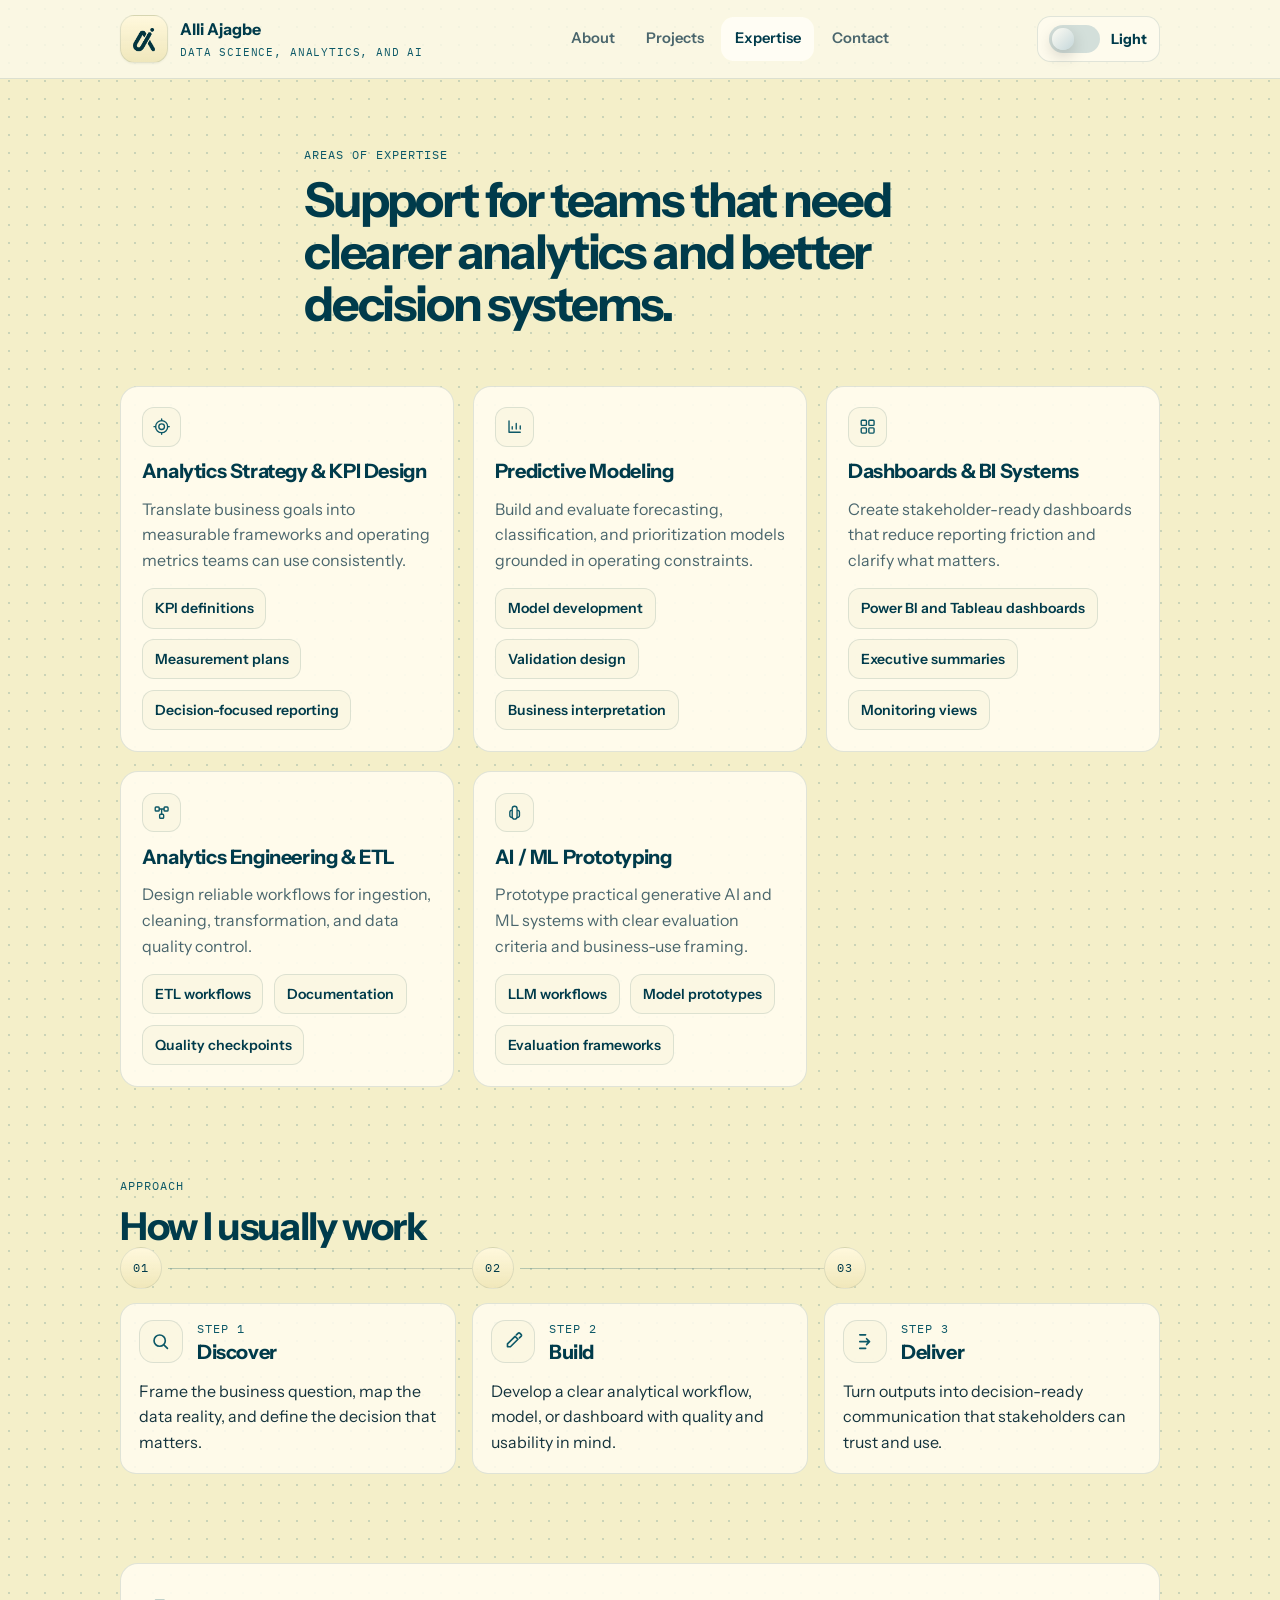
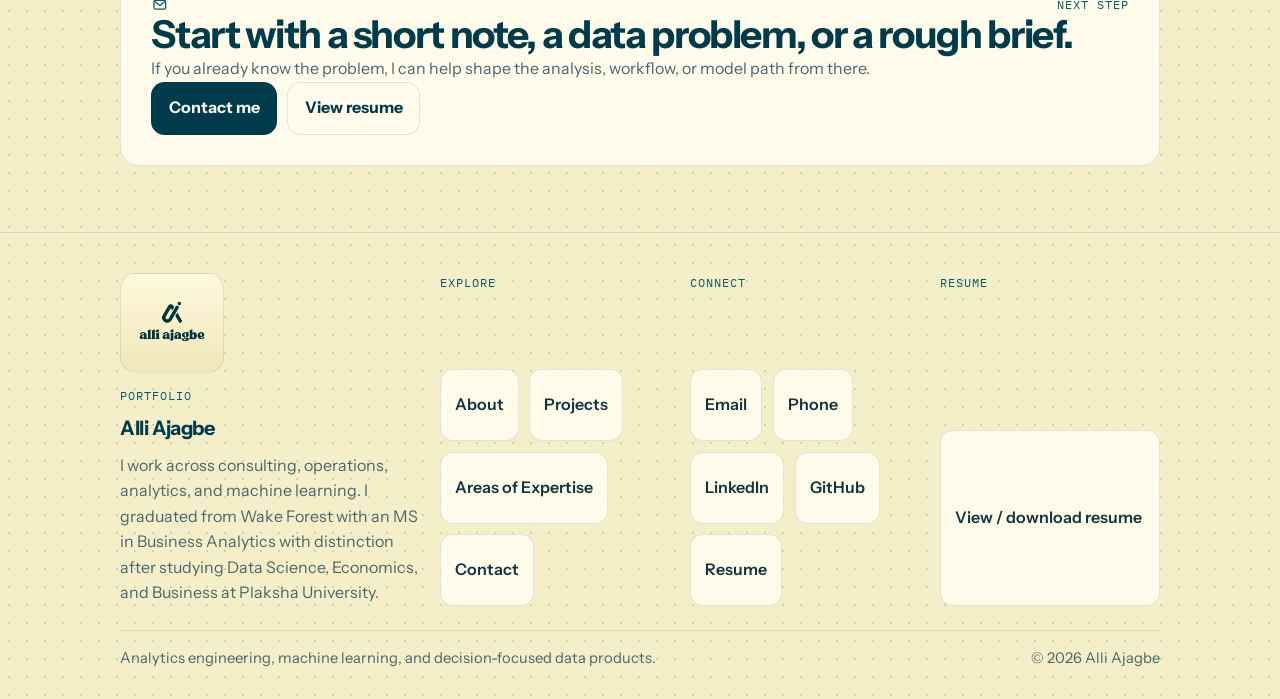
<file: expertise/index.html>
<!DOCTYPE html>
<html lang="en">
  <head>
    <meta charset="UTF-8" />
    <meta name="viewport" content="width=device-width, initial-scale=1.0" />
    <meta
      name="description"
      content="Areas of expertise by Alli Ajagbe across analytics strategy, dashboards, predictive modeling, analytics engineering, and AI prototyping."
    />
    <meta name="theme-color" content="#F4EFC9" />
    <title>Areas of Expertise | Alli Ajagbe</title>
    <link rel="canonical" href="https://alliajagbe.github.io/expertise/" />
    <link rel="apple-touch-icon" href="/assets/apple-touch-icon.png?v=20260713a" />
    <link rel="manifest" href="/site.webmanifest" />
    <meta property="og:type" content="website" />
    <meta property="og:site_name" content="Alli Ajagbe" />
    <meta property="og:title" content="Areas of Expertise | Alli Ajagbe" />
    <meta property="og:description" content="Areas of expertise by Alli Ajagbe across analytics strategy, dashboards, predictive modeling, analytics engineering, and AI prototyping." />
    <meta property="og:url" content="https://alliajagbe.github.io/expertise/" />
    <meta property="og:image" content="https://alliajagbe.github.io/assets/el%20presidente.jpg?v=20260428a" />
    <meta property="og:image:width" content="1470" />
    <meta property="og:image:height" content="1461" />
    <meta property="og:image:alt" content="Alli Ajagbe" />
    <meta name="twitter:card" content="summary_large_image" />
    <meta name="twitter:title" content="Areas of Expertise | Alli Ajagbe" />
    <meta name="twitter:description" content="Areas of expertise by Alli Ajagbe across analytics strategy, dashboards, predictive modeling, analytics engineering, and AI prototyping." />
    <meta name="twitter:image" content="https://alliajagbe.github.io/assets/el%20presidente.jpg?v=20260428a" />
    <link rel="preconnect" href="https://fonts.googleapis.com" />
    <link rel="preconnect" href="https://fonts.gstatic.com" crossorigin />
    <link
      href="https://fonts.googleapis.com/css2?family=IBM+Plex+Mono:wght@400;500&family=Instrument+Sans:wght@400;500;600;700&display=swap"
      rel="stylesheet"
    />
    <link rel="icon" type="image/png" href="/alliajagbe%20logo/2.png?v=20260404f" />
    <script>
      (() => {
        try {
          const storedTheme = localStorage.getItem("portfolio-theme");
          const prefersDark = window.matchMedia("(prefers-color-scheme: dark)").matches;
          document.documentElement.dataset.theme = storedTheme || (prefersDark ? "dark" : "light");
        } catch (error) {
          document.documentElement.dataset.theme = "light";
        }
      })();
    </script>
    <link rel="stylesheet" href="/styles.css?v=20261120b" />
  </head>
  <body data-page="services">
    <div class="site-shell">
      <header class="site-header">
        <div class="container header-inner">
          <a class="brand" href="/" aria-label="Go to homepage">
            <span class="brand-mark">
              <img class="brand-logo" id="brand-logo" src="/assets/logo-icon.png?v=20260404e" alt="Alli Ajagbe logo" />
            </span>
            <span class="brand-name-group">
              <span class="brand-name" id="brand-name">Alli Ajagbe</span>
              <span class="brand-tag" id="brand-tag">Data science, analytics, and AI</span>
            </span>
          </a>

          <button class="mobile-nav-toggle" id="mobile-nav-toggle" type="button" aria-expanded="false" aria-controls="primary-navigation">
            <span class="mobile-nav-toggle__icon" aria-hidden="true"></span>
            <span class="mobile-nav-toggle__label">Menu</span>
          </button>

          <nav class="site-nav" id="primary-navigation" aria-label="Primary navigation">
            <a href="/about/" class="nav-link" data-page="about">About</a>
            <a href="/projects/" class="nav-link" data-page="projects">Projects</a>
            <a href="/expertise/" class="nav-link" data-page="services">Expertise</a>
            <a href="/contact/" class="nav-link" data-page="contact">Contact</a>
          </nav>

          <div class="header-actions">
            <button class="theme-toggle" id="theme-toggle" type="button" aria-pressed="false" aria-label="Activate dark mode">
              <span class="theme-toggle__track" aria-hidden="true"><span class="theme-toggle__thumb"></span></span>
              <span class="theme-toggle__label" id="theme-toggle-label">Light</span>
            </button>
          </div>
        </div>
      </header>

      <main>
        <section class="page-hero section">
          <div class="container page-hero__content" data-animate>
            <p class="section-label">Areas of Expertise</p>
            <h1>Support for teams that need clearer analytics and better decision systems.</h1>
          </div>
        </section>

        <section class="section section-tight">
          <div class="container card-grid card-grid--three" id="services-grid"></div>
        </section>

        <section class="section section-tight">
          <div class="container">
            <div class="section-heading" data-animate>
              <p class="section-label">Approach</p>
              <h2>How I usually work</h2>
            </div>
            <div class="flow-grid" id="services-process"></div>
          </div>
        </section>

        <section class="section section-tight">
          <div class="container two-up-grid" id="services-fit"></div>
        </section>
      </main>

      <footer class="site-footer">
        <div class="container footer-grid">
          <div class="footer-branding">
            <div class="footer-wordmark-shell">
              <img class="footer-wordmark" id="footer-wordmark" src="/assets/logo-wordmark.png?v=20260404e" alt="Alli Ajagbe wordmark" />
            </div>
            <p class="section-label">Portfolio</p>
            <h3 id="footer-name">Alli Ajagbe</h3>
            <p id="footer-note">Portfolio summary.</p>
          </div>
          <div class="footer-links-group">
            <p class="footer-heading">Explore</p>
            <div class="footer-links" id="footer-secondary-links"></div>
          </div>
          <div class="footer-links-group">
            <p class="footer-heading">Connect</p>
            <div class="footer-links" id="footer-socials"></div>
          </div>
          <div class="footer-links-group">
            <p class="footer-heading">Resume</p>
            <a class="footer-resume-link" id="footer-resume-link" href="/AlliAjagbeResume.pdf" download>View / download resume</a>
          </div>
        </div>
        <div class="container footer-bottom">
          <p id="footer-meta">Analytics engineering, machine learning, and decision-focused data products.</p>
          <p>&copy; <span id="current-year"></span> <span id="footer-year-name">Alli Ajagbe</span></p>
        </div>
      </footer>
    </div>

    <script src="/content.js?v=20261120b" defer></script>
    <script src="/script.js?v=20261120b" defer></script>
  </body>
</html>
</file>
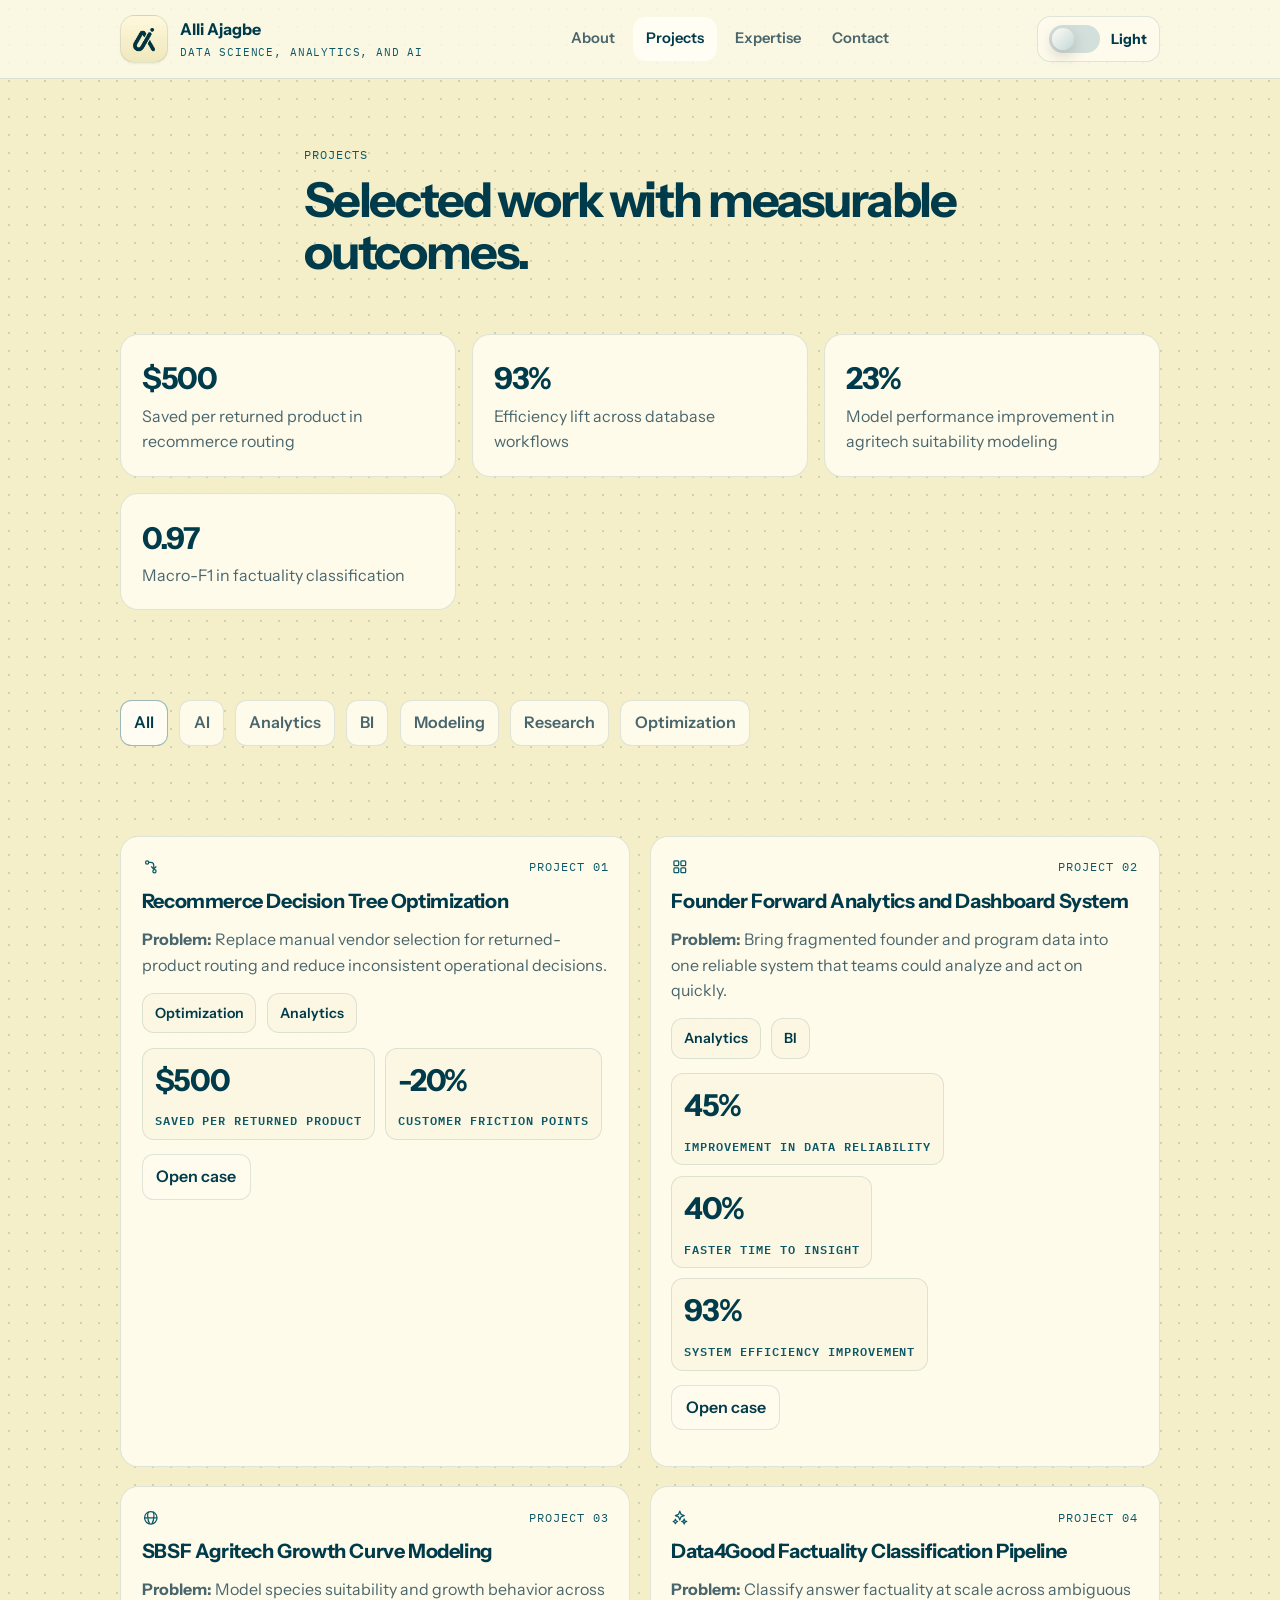
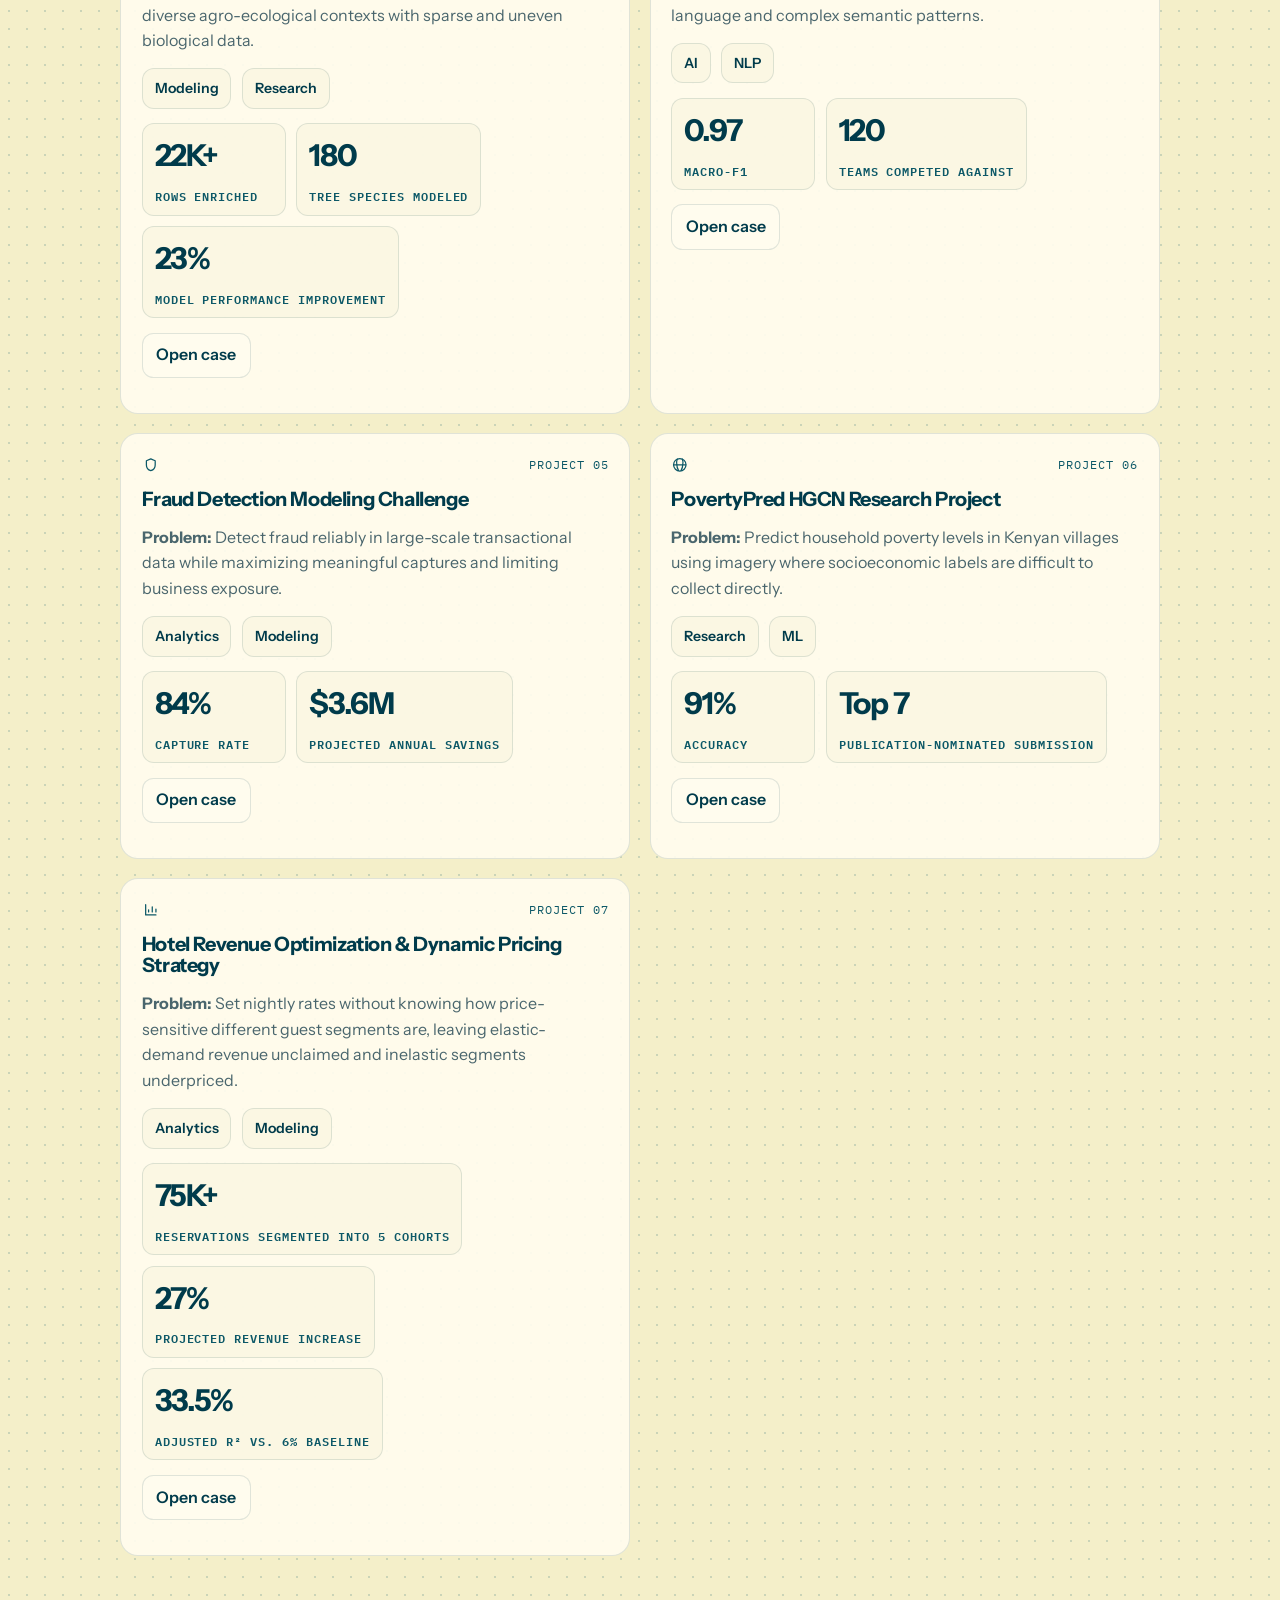
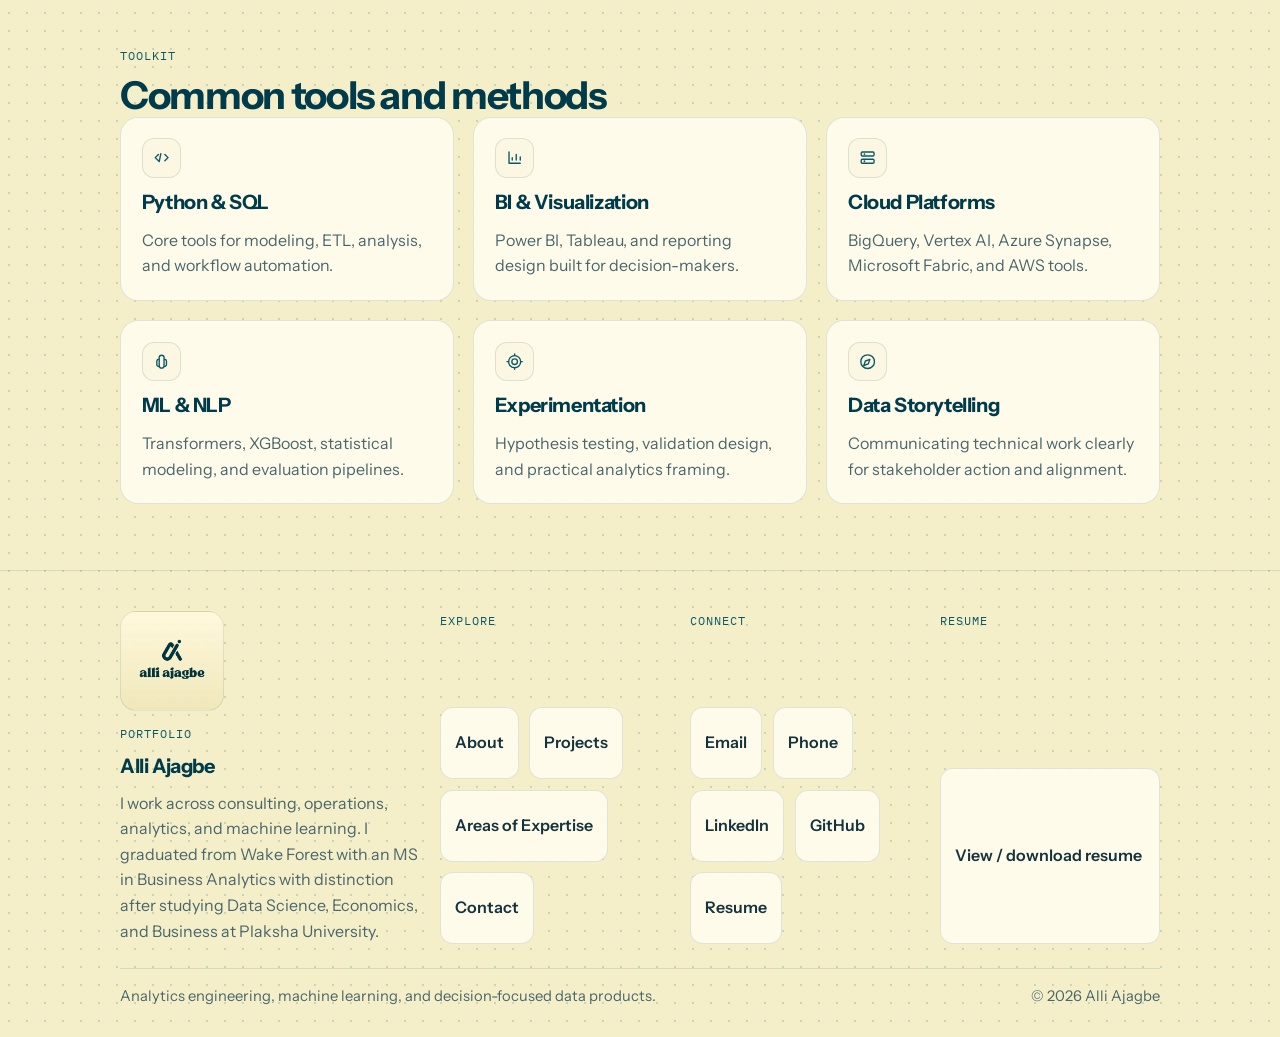
<file: projects/index.html>
<!DOCTYPE html>
<html lang="en">
  <head>
    <meta charset="UTF-8" />
    <meta name="viewport" content="width=device-width, initial-scale=1.0" />
    <meta
      name="description"
      content="Projects by Alli Ajagbe across analytics, machine learning, fraud detection, AI evaluation, and research."
    />
    <meta name="theme-color" content="#F4EFC9" />
    <title>Projects | Alli Ajagbe</title>
    <link rel="canonical" href="https://alliajagbe.github.io/projects/" />
    <link rel="apple-touch-icon" href="/assets/apple-touch-icon.png?v=20260713a" />
    <link rel="manifest" href="/site.webmanifest" />
    <meta property="og:type" content="website" />
    <meta property="og:site_name" content="Alli Ajagbe" />
    <meta property="og:title" content="Projects | Alli Ajagbe" />
    <meta property="og:description" content="Projects by Alli Ajagbe across analytics, machine learning, fraud detection, AI evaluation, and research." />
    <meta property="og:url" content="https://alliajagbe.github.io/projects/" />
    <meta property="og:image" content="https://alliajagbe.github.io/assets/el%20presidente.jpg?v=20260428a" />
    <meta property="og:image:width" content="1470" />
    <meta property="og:image:height" content="1461" />
    <meta property="og:image:alt" content="Alli Ajagbe" />
    <meta name="twitter:card" content="summary_large_image" />
    <meta name="twitter:title" content="Projects | Alli Ajagbe" />
    <meta name="twitter:description" content="Projects by Alli Ajagbe across analytics, machine learning, fraud detection, AI evaluation, and research." />
    <meta name="twitter:image" content="https://alliajagbe.github.io/assets/el%20presidente.jpg?v=20260428a" />
    <link rel="preconnect" href="https://fonts.googleapis.com" />
    <link rel="preconnect" href="https://fonts.gstatic.com" crossorigin />
    <link
      href="https://fonts.googleapis.com/css2?family=IBM+Plex+Mono:wght@400;500&family=Instrument+Sans:wght@400;500;600;700&display=swap"
      rel="stylesheet"
    />
    <link rel="icon" type="image/png" href="/alliajagbe%20logo/2.png?v=20260404f" />
    <script>
      (() => {
        try {
          const storedTheme = localStorage.getItem("portfolio-theme");
          const prefersDark = window.matchMedia("(prefers-color-scheme: dark)").matches;
          document.documentElement.dataset.theme = storedTheme || (prefersDark ? "dark" : "light");
        } catch (error) {
          document.documentElement.dataset.theme = "light";
        }
      })();
    </script>
    <link rel="stylesheet" href="/styles.css?v=20261120b" />
  </head>
  <body data-page="projects">
    <div class="site-shell">
      <header class="site-header">
        <div class="container header-inner">
          <a class="brand" href="/" aria-label="Go to homepage">
            <span class="brand-mark">
              <img class="brand-logo" id="brand-logo" src="/assets/logo-icon.png?v=20260404e" alt="Alli Ajagbe logo" />
            </span>
            <span class="brand-name-group">
              <span class="brand-name" id="brand-name">Alli Ajagbe</span>
              <span class="brand-tag" id="brand-tag">Data science, analytics, and AI</span>
            </span>
          </a>

          <button class="mobile-nav-toggle" id="mobile-nav-toggle" type="button" aria-expanded="false" aria-controls="primary-navigation">
            <span class="mobile-nav-toggle__icon" aria-hidden="true"></span>
            <span class="mobile-nav-toggle__label">Menu</span>
          </button>

          <nav class="site-nav" id="primary-navigation" aria-label="Primary navigation">
            <a href="/about/" class="nav-link" data-page="about">About</a>
            <a href="/projects/" class="nav-link" data-page="projects">Projects</a>
            <a href="/expertise/" class="nav-link" data-page="services">Expertise</a>
            <a href="/contact/" class="nav-link" data-page="contact">Contact</a>
          </nav>

          <div class="header-actions">
            <button class="theme-toggle" id="theme-toggle" type="button" aria-pressed="false" aria-label="Activate dark mode">
              <span class="theme-toggle__track" aria-hidden="true"><span class="theme-toggle__thumb"></span></span>
              <span class="theme-toggle__label" id="theme-toggle-label">Light</span>
            </button>
          </div>
        </div>
      </header>

      <main>
        <section class="page-hero section">
          <div class="container page-hero__content" data-animate>
            <p class="section-label">Projects</p>
            <h1>Selected work with measurable outcomes.</h1>
          </div>
        </section>

        <section class="section section-tight">
          <div class="container metric-grid" id="projects-metrics"></div>
        </section>

        <section class="section section-tight">
          <div class="container" id="projects-filters"></div>
        </section>

        <section class="section section-tight">
          <div class="container">
            <div class="card-grid card-grid--two" id="projects-grid"></div>
          </div>
        </section>

        <section class="section section-tight">
          <div class="container">
            <div class="section-heading" data-animate>
              <p class="section-label">Toolkit</p>
              <h2>Common tools and methods</h2>
            </div>
            <div class="card-grid card-grid--three" id="projects-toolkit"></div>
          </div>
        </section>
      </main>

      <footer class="site-footer">
        <div class="container footer-grid">
          <div class="footer-branding">
            <div class="footer-wordmark-shell">
              <img class="footer-wordmark" id="footer-wordmark" src="/assets/logo-wordmark.png?v=20260404e" alt="Alli Ajagbe wordmark" />
            </div>
            <p class="section-label">Portfolio</p>
            <h3 id="footer-name">Alli Ajagbe</h3>
            <p id="footer-note">Portfolio summary.</p>
          </div>
          <div class="footer-links-group">
            <p class="footer-heading">Explore</p>
            <div class="footer-links" id="footer-secondary-links"></div>
          </div>
          <div class="footer-links-group">
            <p class="footer-heading">Connect</p>
            <div class="footer-links" id="footer-socials"></div>
          </div>
          <div class="footer-links-group">
            <p class="footer-heading">Resume</p>
            <a class="footer-resume-link" id="footer-resume-link" href="/AlliAjagbeResume.pdf" download>View / download resume</a>
          </div>
        </div>
        <div class="container footer-bottom">
          <p id="footer-meta">Analytics engineering, machine learning, and decision-focused data products.</p>
          <p>&copy; <span id="current-year"></span> <span id="footer-year-name">Alli Ajagbe</span></p>
        </div>
      </footer>
    </div>

    <script src="/content.js?v=20261120b" defer></script>
    <script src="/script.js?v=20261120b" defer></script>
  </body>
</html>
</file>
<file: styles.css>
:root {
  color-scheme: light;
  --bg: #f4efc9;
  --bg-elevated: rgba(252, 249, 233, 0.82);
  --surface: rgba(255, 252, 238, 0.92);
  --surface-strong: rgba(255, 253, 244, 0.98);
  --surface-soft: rgba(250, 246, 225, 0.78);
  --text: #14333d;
  --text-soft: #4a666d;
  --heading: #003b4b;
  --accent: #0c5867;
  --accent-strong: #003b4b;
  --accent-soft: rgba(12, 88, 103, 0.1);
  --border: rgba(0, 59, 75, 0.12);
  --paper-beige: linear-gradient(180deg, rgba(255, 248, 220, 0.98), rgba(239, 230, 185, 0.94));
  --paper-border: color-mix(in srgb, var(--border) 65%, rgba(0, 59, 75, 0.08));
  --shadow: 0 1px 2px rgba(0, 34, 45, 0.06);
  --shadow-hover: 0 8px 24px rgba(0, 34, 45, 0.1);
  --radius-xl: 26px;
  --radius-lg: 18px;
  --radius-md: 14px;
  --radius-sm: 10px;
  --container: min(1040px, calc(100vw - 2.5rem));
  --header-height: 78px;
  --transition: 180ms ease;
  --button-primary-text: #f8f7f3;
}

[data-theme="dark"] {
  color-scheme: dark;
  --bg: #07151b;
  --bg-elevated: rgba(8, 20, 26, 0.9);
  --surface: rgba(10, 22, 28, 0.94);
  --surface-strong: rgba(13, 28, 36, 0.98);
  --surface-soft: rgba(11, 23, 29, 0.86);
  --text: #e8f1ef;
  --text-soft: #97adb1;
  --heading: #f9f5de;
  --accent: #6faab0;
  --accent-strong: #b8d8da;
  --accent-soft: rgba(111, 170, 176, 0.14);
  --border: rgba(184, 216, 218, 0.16);
  --shadow: 0 1px 2px rgba(1, 8, 11, 0.32);
  --shadow-hover: 0 10px 28px rgba(1, 8, 11, 0.4);
  --button-primary-text: #07151b;
}

*,
*::before,
*::after {
  box-sizing: border-box;
}

html {
  scroll-behavior: smooth;
}

body {
  margin: 0;
  min-width: 320px;
  background-color: var(--bg);
  background-image: radial-gradient(circle, rgba(12, 88, 103, 0.18) 1px, transparent 1px);
  background-size: 18px 18px;
  color: var(--text);
  font-family: "Instrument Sans", sans-serif;
  line-height: 1.6;
  transition: background-color var(--transition), color var(--transition);
}

[data-theme="dark"] body {
  background-color: var(--bg);
  background-image: radial-gradient(circle, rgba(111, 170, 176, 0.15) 1px, transparent 1px);
  background-size: 18px 18px;
}

body.mobile-nav-open {
  overflow: hidden;
}

body.brand-intro-open {
  overflow: hidden;
}

a {
  color: inherit;
  text-decoration: none;
}

button,
input,
textarea {
  font: inherit;
}

img {
  display: block;
  max-width: 100%;
}

h1,
h2,
h3,
h4,
p {
  margin: 0;
}

h1,
h2,
h3,
h4 {
  color: var(--heading);
  line-height: 1.08;
}

h1 {
  font-size: clamp(2.7rem, 2rem + 2.6vw, 4.4rem);
  letter-spacing: -0.045em;
}

h2 {
  font-size: clamp(1.75rem, 1.45rem + 1.2vw, 2.6rem);
  letter-spacing: -0.035em;
}

h3 {
  font-size: clamp(1.08rem, 1rem + 0.3vw, 1.28rem);
  letter-spacing: -0.02em;
}

.site-shell {
  position: relative;
  overflow: clip;
}

.container {
  width: var(--container);
  margin: 0 auto;
}

.site-header {
  position: sticky;
  top: 0;
  z-index: 20;
  background: color-mix(in srgb, var(--bg-elevated) 97%, var(--bg));
  border-bottom: 1px solid var(--border);
}

.header-inner {
  min-height: var(--header-height);
  display: flex;
  align-items: center;
  justify-content: space-between;
  gap: 1rem;
}

.brand {
  display: inline-flex;
  align-items: center;
  gap: 0.75rem;
  color: var(--heading);
}

.brand-mark {
  width: 3rem;
  height: 3rem;
  display: inline-grid;
  place-items: center;
  padding: 0.32rem;
  border-radius: 0.9rem;
  background: var(--paper-beige);
  border: 1px solid var(--paper-border);
  box-shadow: var(--shadow);
}

.brand-logo {
  width: 100%;
  height: 100%;
  object-fit: contain;
}

.brand-name-group {
  display: grid;
  gap: 0.12rem;
}

.brand-name {
  font-size: 1rem;
  font-weight: 800;
}

.brand-tag,
.section-label,
.footer-heading,
.timeline-dates,
.metric-label,
.contact-method__label {
  font-family: "IBM Plex Mono", monospace;
  font-size: 0.76rem;
  letter-spacing: 0.08em;
  text-transform: uppercase;
  color: var(--accent);
}

.brand-tag {
  font-size: 0.66rem;
}

.site-nav {
  display: inline-flex;
  align-items: center;
  gap: 0.25rem;
  padding: 0;
  background: transparent;
  border: 0;
  border-radius: 0;
  box-shadow: none;
}

.mobile-nav-toggle {
  display: none;
  align-items: center;
  gap: 0.55rem;
  min-height: 2.9rem;
  padding: 0.65rem 0.85rem;
  border: 1px solid var(--border);
  border-radius: 0.8rem;
  background: var(--surface);
  color: var(--heading);
  cursor: pointer;
}

.mobile-nav-toggle:hover,
.mobile-nav-toggle:focus-visible {
  outline: none;
  background: var(--surface-strong);
}

.mobile-nav-toggle__icon {
  position: relative;
  width: 1rem;
  height: 0.8rem;
  display: inline-block;
  border-top: 1.8px solid currentColor;
  border-bottom: 1.8px solid currentColor;
}

.mobile-nav-toggle__icon::before {
  content: "";
  position: absolute;
  left: 0;
  right: 0;
  top: calc(50% - 0.9px);
  border-top: 1.8px solid currentColor;
}

.mobile-nav-toggle__label {
  font-family: "IBM Plex Mono", monospace;
  font-size: 0.8rem;
}

.nav-link {
  padding: 0.62rem 0.84rem;
  border-radius: 0.8rem;
  color: var(--text-soft);
  font-size: 0.92rem;
  font-weight: 600;
  transition: background-color var(--transition), color var(--transition), transform var(--transition);
}

.nav-link:hover,
.nav-link:focus-visible,
.nav-link.is-active {
  background: var(--surface-strong);
  color: var(--heading);
  outline: none;
}

.theme-toggle {
  display: inline-flex;
  align-items: center;
  gap: 0.7rem;
  padding: 0.48rem 0.72rem;
  border: 1px solid var(--border);
  border-radius: 0.85rem;
  background: var(--surface);
  color: var(--heading);
  cursor: pointer;
  box-shadow: none;
}

.theme-toggle:hover,
.theme-toggle:focus-visible {
  transform: translateY(-1px);
  outline: none;
}

.theme-toggle__track {
  width: 3.2rem;
  height: 1.8rem;
  display: inline-flex;
  align-items: center;
  padding: 0.18rem;
  border-radius: 999px;
  background: color-mix(in srgb, var(--accent) 18%, var(--surface-strong));
}

.theme-toggle__thumb {
  width: 1.35rem;
  height: 1.35rem;
  border-radius: 50%;
  background: linear-gradient(135deg, var(--surface-strong), color-mix(in srgb, var(--accent) 24%, white));
  box-shadow: 0 6px 16px rgba(0, 0, 0, 0.18);
  transition: transform var(--transition);
}

[data-theme="dark"] .theme-toggle__thumb {
  transform: translateX(1.35rem);
}

.theme-toggle__label {
  font-size: 0.88rem;
  font-weight: 800;
}

.section {
  padding: 4.1rem 0;
}

.section-tight {
  padding-top: 1.5rem;
}

.page-hero {
  padding-bottom: 2rem;
}

.page-hero__content,
.section-heading {
  display: grid;
  gap: 0.6rem;
  max-width: 42rem;
}

.section-description,
.hero-summary,
.hero-tagline,
.detail-copy,
.project-summary,
.snapshot-copy,
.metric-copy,
.feature-card p,
#footer-note,
#footer-meta {
  color: var(--text-soft);
}

.home-document__column {
  max-width: 47rem;
  display: grid;
  gap: 2.35rem;
}

[hidden] {
  display: none !important;
}

.home-section {
  display: grid;
  gap: 1.15rem;
  padding-top: 1.1rem;
  border-top: 1px solid var(--border);
}

.home-section--hero,
.home-section--callout,
.home-section--cta {
  padding-top: 0;
  border-top: 0;
}

.home-accordion {
  display: grid;
  gap: 0.9rem;
}

.home-accordion__button {
  width: 100%;
  display: flex;
  align-items: flex-start;
  justify-content: space-between;
  gap: 1rem;
  padding: 0;
  border: 0;
  background: transparent;
  color: inherit;
  text-align: left;
  cursor: pointer;
}

.home-accordion__heading {
  display: grid;
  gap: 0.45rem;
}

.home-accordion__meta {
  display: inline-flex;
  align-items: center;
  gap: 0.75rem;
  color: var(--text-soft);
  font-size: 0.9rem;
  white-space: nowrap;
}

.home-accordion__caret {
  width: 1rem;
  height: 1rem;
  transition: transform var(--transition);
}

.home-accordion__panel {
  display: grid;
  gap: 0.9rem;
  max-height: 0;
  overflow: hidden;
  opacity: 0;
  transition: max-height 280ms ease, opacity 220ms ease, padding-top 220ms ease;
}

.home-accordion.is-open .home-accordion__panel {
  max-height: 120rem;
  opacity: 1;
  padding-top: 0.2rem;
}

.home-accordion.is-open .home-accordion__caret {
  transform: rotate(90deg);
}

.home-accordion__button:focus-visible {
  outline: 2px solid color-mix(in srgb, var(--accent) 30%, transparent);
  outline-offset: 6px;
  border-radius: 0.5rem;
}

.editorial-heading,
.editorial-entry__body,
.editorial-record,
.editorial-note,
.editorial-callout,
.editorial-projects,
.editorial-list {
  display: grid;
  gap: 0.85rem;
}

.editorial-paragraph {
  max-width: 40rem;
  color: var(--text-soft);
  font-size: 1.03rem;
}

.editorial-kicker-row {
  display: inline-flex;
  align-items: center;
  gap: 0.7rem;
  flex-wrap: wrap;
}

.editorial-kicker-sep {
  width: 1.65rem;
  height: 1px;
  background: color-mix(in srgb, var(--accent) 30%, transparent);
}

.editorial-kicker-name {
  font-size: 0.94rem;
  font-weight: 700;
  color: var(--heading);
}

.home-choice-grid {
  display: grid;
  grid-template-columns: repeat(4, minmax(0, 1fr));
  gap: 0.9rem;
  width: 100%;
  max-width: 48rem;
  margin: 0 auto;
}

.home-choice-card {
  display: grid;
  align-content: center;
  justify-items: center;
  gap: 0.9rem;
  min-height: 12rem;
  padding: 1.1rem;
  border: 1px solid var(--border);
  border-radius: 1.1rem;
  background: color-mix(in srgb, var(--surface) 94%, transparent);
  color: var(--heading);
  text-align: center;
  cursor: pointer;
  transition: border-color var(--transition), background-color var(--transition), transform var(--transition);
}

.home-choice-card:hover,
.home-choice-card:focus-visible,
.home-choice-card.is-active {
  background: var(--surface-strong);
  border-color: color-mix(in srgb, var(--accent) 34%, var(--border));
  outline: none;
}

.home-choice-card__icon {
  width: 3rem;
  height: 3rem;
  display: inline-flex;
  align-items: center;
  justify-content: center;
  padding: 0.72rem;
  border-radius: 1rem;
  background: var(--paper-beige);
  border: 1px solid var(--paper-border);
  color: var(--accent-strong);
}

.home-choice-card__icon svg {
  width: 100%;
  height: 100%;
}

.home-choice-card__label {
  font-size: 1rem;
  font-weight: 800;
  letter-spacing: -0.02em;
}

.home-selected-summary {
  display: grid;
  gap: 1.15rem;
}

.home-selected-summary__topline {
  display: flex;
  align-items: center;
  justify-content: space-between;
  gap: 1rem;
}

.home-selected-summary__tagline {
  max-width: 36rem;
}

.home-selected-summary__modes {
  display: flex;
  flex-wrap: wrap;
  gap: 0.6rem;
}

.home-mode-pill {
  display: inline-flex;
  align-items: center;
  min-height: 2.4rem;
  padding: 0.55rem 0.82rem;
  border: 1px solid transparent;
  border-radius: 999px;
  background: transparent;
  color: var(--text-soft);
  font-size: 0.9rem;
  font-weight: 700;
  cursor: pointer;
  transition: color var(--transition), border-color var(--transition), background-color var(--transition);
}

.home-mode-pill:hover,
.home-mode-pill:focus-visible,
.home-mode-pill.is-active {
  color: var(--heading);
  border-color: color-mix(in srgb, var(--accent) 20%, var(--border));
  background: color-mix(in srgb, var(--surface) 86%, transparent);
  outline: none;
}

.text-link--button {
  padding: 0;
  border: 0;
  background: transparent;
  cursor: pointer;
}

.editorial-meta {
  display: flex;
  flex-wrap: wrap;
  gap: 0.7rem 1rem;
  color: var(--text-soft);
  font-size: 0.94rem;
}

.editorial-meta span {
  position: relative;
}

.editorial-meta span:not(:last-child)::after {
  content: "•";
  margin-left: 1rem;
  color: color-mix(in srgb, var(--text-soft) 60%, transparent);
}

.editorial-metrics,
.editorial-projects,
.editorial-records {
  display: grid;
  gap: 0.9rem;
}

.editorial-list {
  gap: 0;
  border-top: 1px solid var(--border);
}

.editorial-entry {
  display: grid;
  grid-template-columns: auto 1fr;
  gap: 1rem;
  padding: 1rem 0;
  border-bottom: 1px solid var(--border);
}

.editorial-note,
.editorial-record,
.project-card--editorial {
  padding: 1rem 0 0;
  border-top: 1px solid var(--border);
}

.home-document:not(.home-document--chooser) .home-document__column {
  gap: 3rem;
}

.home-document:not(.home-document--chooser) .home-section {
  gap: 0;
  padding-top: 0;
  border-top: 0;
}

.home-stack-section,
.home-connect,
.home-project-list,
.home-record-list {
  display: grid;
}

.home-stack-section {
  gap: 1.2rem;
}

.home-stack-heading {
  display: flex;
  align-items: flex-end;
  justify-content: space-between;
  gap: 1rem;
}

.home-stack-heading h2,
.home-connect h2 {
  font-size: clamp(1.4rem, 1.18rem + 0.75vw, 2rem);
}

.home-stack-meta {
  color: var(--text-soft);
  font-size: 0.92rem;
  white-space: nowrap;
}

.home-project-list,
.home-record-list {
  gap: 1rem;
}

.home-project-item,
.editorial-note--inline,
.editorial-record {
  display: grid;
  gap: 0.72rem;
  padding-top: 1rem;
  border-top: 1px solid var(--border);
}

.home-project-item h3,
.editorial-note--inline h3,
.editorial-record h3 {
  font-size: 1.16rem;
}

.home-connect {
  gap: 1rem;
}

.panel-brand--compact {
  padding-bottom: 0;
  border-bottom: 0;
}

.panel-logo-shell--compact {
  width: 4.2rem;
  height: 4.2rem;
  padding: 0.42rem;
}

.editorial-records {
  gap: 0;
}

.editorial-callout {
  padding: 1.2rem 1.25rem;
  background: var(--surface-soft);
  border: 1px solid var(--border);
  border-radius: var(--radius-md);
}

.editorial-callout--outcomes {
  gap: 1.1rem;
}

.hero-layout,
.two-up-grid,
.split-layout {
  display: grid;
  gap: 1.5rem;
  grid-template-columns: repeat(2, minmax(0, 1fr));
}

#services-fit {
  grid-template-columns: minmax(0, 1fr);
}

#services-fit .detail-card {
  width: 100%;
  margin: 0 auto;
}

.split-layout {
  align-items: start;
}

.hero-copy,
.hero-panel,
.feature-card,
.project-card,
.snapshot-card,
.detail-card,
.metric-card,
.cta-band,
.contact-method,
.timeline-item,
.achievement-card,
.flow-step,
.lens-card {
  position: relative;
  background: var(--surface);
  border: 1px solid var(--border);
  border-radius: var(--radius-lg);
  box-shadow: none;
  transition: transform var(--transition), box-shadow var(--transition), border-color var(--transition), background-color var(--transition);
}

.hero-copy,
.hero-panel,
.detail-card,
.snapshot-card,
.cta-band {
  padding: clamp(1.45rem, 1.1rem + 1vw, 2rem);
}

.hero-copy {
  display: grid;
  gap: 1.1rem;
  min-height: 22rem;
  align-content: center;
  padding: 0;
  background: transparent;
  border: 0;
  box-shadow: none;
}

.hero--document {
  padding-bottom: 3.25rem;
}

h1,
.hero-copy h1 {
  font-size: clamp(2.2rem, 1.85rem + 1.45vw, 3.3rem);
}

.hero-wordmark-shell {
  width: fit-content;
  max-width: min(100%, 22rem);
  padding: 0.72rem 0.9rem;
  border-radius: 1rem;
  background: var(--paper-beige);
  border: 1px solid var(--paper-border);
  box-shadow: none;
}

.hero-wordmark {
  width: auto;
  max-width: 100%;
  height: 4rem;
  object-fit: contain;
}

.hero-panel {
  display: grid;
  gap: 0.9rem;
  align-content: start;
  background: var(--surface-soft);
}

.hero-role {
  font-size: clamp(1.12rem, 1rem + 0.55vw, 1.42rem);
  font-weight: 800;
}

.hero-tagline {
  max-width: 38rem;
  font-size: clamp(1.08rem, 1rem + 0.45vw, 1.26rem);
}

.hero-summary {
  max-width: 36rem;
  font-size: 1rem;
}

.hero-signals,
.hero-meta,
.chip-list,
.project-metrics,
.cta-actions,
.footer-links {
  display: flex;
  flex-wrap: wrap;
  gap: 0.65rem;
}

.signal-pill,
.tag,
.metric-pill {
  display: inline-flex;
  align-items: center;
  gap: 0.4rem;
  padding: 0.5rem 0.74rem;
  border-radius: 0.75rem;
  border: 1px solid var(--border);
  background: var(--surface-soft);
  color: var(--heading);
  font-size: 0.88rem;
  font-weight: 600;
}

.signal-pill {
  font-family: "IBM Plex Mono", monospace;
  font-size: 0.74rem;
  letter-spacing: 0.04em;
}

.hero-actions {
  display: flex;
  flex-wrap: wrap;
  gap: 0.85rem;
}

.button {
  display: inline-flex;
  align-items: center;
  justify-content: center;
  min-height: 2.9rem;
  padding: 0.8rem 1.02rem;
  border-radius: 0.85rem;
  border: 1px solid transparent;
  font-weight: 700;
  transition: transform var(--transition), box-shadow var(--transition), border-color var(--transition), background-color var(--transition);
}

.button:hover,
.button:focus-visible,
.text-link:hover,
.text-link:focus-visible,
.contact-method:hover,
.contact-method:focus-visible,
.footer-resume-link:hover,
.footer-resume-link:focus-visible,
.footer-links a:hover,
.footer-links a:focus-visible {
  transform: translateY(-1px);
  outline: none;
}

.button--primary {
  background: var(--heading);
  color: var(--button-primary-text);
  box-shadow: none;
}

.button--secondary {
  background: var(--surface);
  border-color: var(--border);
  color: var(--heading);
}

.panel-brand,
.card-topline,
.timeline-head {
  display: flex;
  align-items: center;
  justify-content: space-between;
  gap: 1rem;
}

.panel-brand {
  justify-content: flex-start;
  padding-bottom: 0.5rem;
  border-bottom: 1px solid var(--border);
}

.panel-logo-shell {
  width: 5.2rem;
  height: 5.2rem;
  padding: 0.56rem;
  border-radius: 1rem;
  background: var(--paper-beige);
  border: 1px solid var(--paper-border);
  box-shadow: none;
  flex-shrink: 0;
}

.panel-logo {
  width: 100%;
  height: 100%;
  object-fit: contain;
}

.metric-card,
.feature-card,
.project-card,
.snapshot-card,
.timeline-item,
.contact-method,
.achievement-card,
.flow-step,
.lens-card {
  padding: 1.3rem;
}

.metric-card,
.feature-card,
.project-card {
  border-top: 1px solid var(--border);
}

.metric-value {
  font-size: clamp(1.5rem, 1.25rem + 0.8vw, 2.1rem);
  font-weight: 800;
  letter-spacing: -0.04em;
  color: var(--heading);
}

.metric-copy {
  max-width: 18rem;
}

.card-grid {
  display: grid;
  gap: 1.2rem;
}

.card-grid--two {
  grid-template-columns: repeat(2, minmax(0, 1fr));
}

.card-grid--three {
  grid-template-columns: repeat(3, minmax(0, 1fr));
}

.card-grid--four {
  grid-template-columns: repeat(2, minmax(0, 1fr));
}

.lens-card {
  display: grid;
  gap: 1rem;
}

.lens-buttons {
  display: flex;
  flex-wrap: wrap;
  gap: 0.6rem;
}

.lens-button {
  border: 1px solid var(--border);
  background: color-mix(in srgb, var(--surface-strong) 90%, transparent);
  color: var(--text-soft);
  border-radius: 999px;
  padding: 0.58rem 0.9rem;
  cursor: pointer;
  font-weight: 700;
  transition: background-color var(--transition), color var(--transition), border-color var(--transition), transform var(--transition);
}

.lens-button:hover,
.lens-button:focus-visible,
.lens-button.is-active {
  color: var(--heading);
  background: var(--surface-strong);
  border-color: color-mix(in srgb, var(--accent) 32%, var(--border));
  outline: none;
}

.lens-panel {
  display: grid;
  grid-template-columns: auto 1fr;
  gap: 1rem;
  align-items: start;
  padding: 1rem;
  border-radius: var(--radius-md);
  background: var(--surface-soft);
  border: 1px solid var(--border);
}

.lens-panel__content {
  display: grid;
  gap: 0.7rem;
}

.metric-grid {
  display: grid;
  gap: 1rem;
  grid-template-columns: repeat(3, minmax(0, 1fr));
}

.feature-card {
  display: grid;
  gap: 0.9rem;
}

.feature-card--link,
.feature-card--process,
.feature-card--skill,
.feature-card--service {
  align-content: start;
}

.feature-icon,
.inline-icon,
.icon-badge {
  display: inline-flex;
  align-items: center;
  justify-content: center;
  color: var(--accent);
}

.feature-icon {
  width: 2.45rem;
  height: 2.45rem;
  padding: 0.56rem;
  border-radius: 0.75rem;
  background: var(--surface-soft);
  border: 1px solid var(--border);
}

.feature-icon--mode {
  width: 2.7rem;
  height: 2.7rem;
  border-radius: 0.9rem;
}

.inline-icon {
  width: 1.1rem;
  height: 1.1rem;
}

.icon-badge {
  width: 1.15rem;
  height: 1.15rem;
  flex-shrink: 0;
}

.feature-icon svg,
.inline-icon svg,
.icon-badge svg {
  width: 100%;
  height: 100%;
}

.text-link {
  display: inline-flex;
  align-items: center;
  gap: 0.4rem;
  color: var(--heading);
  font-weight: 800;
}

.text-link::after {
  content: ">";
  font-family: "IBM Plex Mono", monospace;
  font-size: 0.8rem;
  color: var(--accent);
}

.project-card {
  display: grid;
  gap: 0.9rem;
}

.project-card--interactive {
  align-content: start;
}

.project-card--compact .project-summary {
  max-width: 24rem;
}

.project-card--editorial {
  gap: 0.72rem;
  padding-left: 0;
  padding-right: 0;
  background: transparent;
  border-right: 0;
  border-left: 0;
  border-bottom: 0;
  border-radius: 0;
}

.project-metrics--compact .metric-pill {
  min-width: 0;
}

.metric-pill {
  flex-direction: column;
  align-items: flex-start;
  min-width: 9rem;
}

.filter-bar {
  display: flex;
  flex-wrap: wrap;
  gap: 0.7rem;
}

.filter-chip {
  border: 1px solid var(--border);
  background: var(--surface);
  color: var(--text-soft);
  border-radius: 0.72rem;
  padding: 0.58rem 0.82rem;
  cursor: pointer;
  font-weight: 600;
  transition: background-color var(--transition), color var(--transition), border-color var(--transition), transform var(--transition);
}

.filter-chip:hover,
.filter-chip:focus-visible,
.filter-chip.is-active {
  color: var(--heading);
  background: var(--surface-strong);
  border-color: color-mix(in srgb, var(--accent) 32%, var(--border));
  outline: none;
}

.project-toggle {
  width: fit-content;
  border: 1px solid var(--border);
  background: var(--surface);
  color: var(--heading);
  border-radius: 0.72rem;
  padding: 0.56rem 0.84rem;
  cursor: pointer;
  font-weight: 600;
  transition: background-color var(--transition), border-color var(--transition), transform var(--transition);
}

.project-toggle:hover,
.project-toggle:focus-visible {
  background: color-mix(in srgb, var(--surface-strong) 88%, transparent);
  border-color: color-mix(in srgb, var(--accent) 32%, var(--border));
  outline: none;
}

.project-detail {
  display: grid;
  gap: 0.8rem;
  max-height: 0;
  overflow: hidden;
  opacity: 0;
  transition: max-height 280ms ease, opacity 220ms ease, padding-top 220ms ease;
}

.project-card.is-expanded .project-detail {
  max-height: 18rem;
  opacity: 1;
  padding-top: 0.4rem;
}

.project-card.is-hidden {
  display: none;
}

.snapshot-meta,
.timeline-company {
  color: var(--text-soft);
  font-weight: 700;
}

.timeline-location {
  color: var(--text-soft);
  font-size: 0.95rem;
}

.timeline-wrap,
.achievement-stack {
  display: grid;
  gap: 1rem;
}

.timeline-item {
  padding-left: 1.2rem;
  border-left: 1px solid color-mix(in srgb, var(--text-soft) 28%, transparent);
  min-height: 6.8rem;
}

.timeline-item::before {
  content: "";
  position: absolute;
  left: -0.4rem;
  top: 1.45rem;
  width: 0.76rem;
  height: 0.76rem;
  border-radius: 50%;
  background: var(--accent);
}

.timeline-head {
  align-items: start;
}

.achievement-year {
  white-space: nowrap;
}

.achievement-stack {
  grid-template-columns: repeat(2, minmax(0, 1fr));
}

.achievement-card {
  display: grid;
  gap: 0.55rem;
  align-content: start;
}

.facts-list {
  display: grid;
  gap: 0.9rem;
}

.fact-item {
  display: flex;
  align-items: center;
  gap: 0.75rem;
  color: var(--heading);
  font-weight: 700;
}

.cta-band {
  display: flex;
  justify-content: space-between;
  gap: 1.5rem;
  align-items: center;
  background: var(--surface-soft);
}

#home-cta {
  padding: 1.35rem 1.4rem;
  border: 1px solid var(--border);
  border-radius: var(--radius-md);
  background: var(--surface-soft);
}

.flow-grid {
  position: relative;
  display: grid;
  gap: 1rem;
  grid-template-columns: repeat(3, minmax(0, 1fr));
  align-items: start;
}

.flow-step {
  position: relative;
  display: grid;
  grid-template-columns: 1fr;
  gap: 0.9rem;
  align-items: start;
  padding: 0;
  background: transparent;
  border: 0;
  border-radius: 0;
}

.flow-step__badge {
  position: relative;
  z-index: 1;
  width: 2.6rem;
  height: 2.6rem;
  display: grid;
  place-items: center;
  margin-top: 0;
  border-radius: 999px;
  background: var(--paper-beige);
  border: 1px solid var(--paper-border);
}

.flow-step__count {
  font-family: "IBM Plex Mono", monospace;
  font-size: 0.72rem;
  letter-spacing: 0.08em;
  text-transform: uppercase;
  color: var(--accent-strong);
}

.flow-step__content {
  display: grid;
  gap: 0.95rem;
  padding: 1rem 1.15rem 1.1rem;
  border: 1px solid var(--border);
  border-radius: 1rem;
  background: color-mix(in srgb, var(--surface) 94%, transparent);
  transition: border-color var(--transition), background-color var(--transition);
}

.flow-step__header {
  display: flex;
  align-items: center;
  gap: 0.9rem;
}

.flow-step__heading {
  display: grid;
  gap: 0.18rem;
}

.flow-step__label {
  font-family: "IBM Plex Mono", monospace;
  font-size: 0.72rem;
  letter-spacing: 0.08em;
  text-transform: uppercase;
  color: var(--accent);
}

.feature-icon--flow {
  width: 2.7rem;
  height: 2.7rem;
  border-radius: 0.9rem;
  background: var(--surface-soft);
}

.flow-step:not(:last-child)::after {
  content: "";
  position: absolute;
  top: 1.3rem;
  left: calc(2.6rem + 0.4rem);
  width: calc(100% - 2rem);
  height: 1px;
  background: linear-gradient(90deg, color-mix(in srgb, var(--accent) 28%, transparent), color-mix(in srgb, var(--text-soft) 22%, transparent));
}

.flow-step:hover,
.flow-step:focus-within {
  background: transparent;
  border-color: transparent;
}

.flow-step:hover .flow-step__content,
.flow-step:focus-within .flow-step__content {
  border-color: color-mix(in srgb, var(--accent) 34%, var(--border));
  background: var(--surface-strong);
}

.contact-method {
  display: flex;
  align-items: center;
  gap: 1rem;
}

.contact-method__meta {
  display: grid;
  gap: 0.16rem;
}

.footer-wordmark-shell {
  width: fit-content;
  max-width: 100%;
  padding: 0.88rem 1rem;
  border-radius: 1rem;
  background: var(--paper-beige);
  border: 1px solid var(--paper-border);
  box-shadow: none;
}

.outcome-list {
  display: grid;
  gap: 0;
  border-top: 1px solid var(--border);
}

.outcome-row {
  display: grid;
  grid-template-columns: minmax(4.75rem, auto) 1fr;
  align-items: baseline;
  gap: 1rem;
  padding: 0.95rem 0;
  border-bottom: 1px solid var(--border);
}

.outcome-value {
  font-size: clamp(1.45rem, 1.2rem + 0.8vw, 2rem);
  font-weight: 800;
  letter-spacing: -0.04em;
  color: var(--heading);
}

.outcome-label {
  margin: 0;
  color: var(--text-soft);
  font-size: 0.98rem;
}

.footer-wordmark {
  width: auto;
  max-width: min(100%, 14rem);
  height: 4.4rem;
  object-fit: contain;
}

.site-footer {
  padding: 2.5rem 0 1.75rem;
  border-top: 1px solid var(--border);
}

.home-document--chooser .hero--document {
  min-height: calc(100vh - var(--header-height));
  display: grid;
  align-items: center;
}

.home-document--chooser .home-document__column {
  min-height: calc(100vh - var(--header-height) - 7rem);
  align-content: center;
}

.home-document--chooser #home-hero {
  justify-items: center;
  text-align: center;
  gap: 1.6rem;
}

.home-document--chooser .home-choice-grid {
  margin-top: 0.35rem;
}

.footer-grid {
  display: grid;
  grid-template-columns: 1.3fr 1fr 1fr 0.95fr;
  gap: 1.2rem;
  padding-bottom: 1.5rem;
}

.footer-branding,
.footer-links-group {
  display: grid;
  gap: 0.8rem;
}

.footer-resume-link,
.footer-links a {
  display: inline-flex;
  align-items: center;
  min-height: 2.8rem;
  padding: 0.72rem 0.88rem;
  border-radius: 0.8rem;
  border: 1px solid var(--border);
  background: var(--surface);
  box-shadow: none;
  font-weight: 600;
}

.footer-bottom {
  padding-top: 1rem;
  border-top: 1px solid var(--border);
  display: flex;
  justify-content: space-between;
  gap: 1rem;
  flex-wrap: wrap;
  color: var(--text-soft);
  font-size: 0.92rem;
}

[data-animate] {
  opacity: 0;
  transform: translateY(20px);
  transition: opacity 520ms ease, transform 520ms ease;
  transition-delay: var(--delay, 0s);
}

[data-animate].is-visible {
  opacity: 1;
  transform: translateY(0);
}

.feature-card:hover,
.project-card:hover,
.snapshot-card:hover,
.metric-card:hover,
.contact-method:hover,
.timeline-item:hover,
.achievement-card:hover,
.flow-step:hover,
.lens-card:hover {
  transform: none;
  box-shadow: none;
  border-color: color-mix(in srgb, var(--accent) 34%, var(--border));
  background: var(--surface-strong);
}

@media (max-width: 1080px) {
  .hero-layout,
  .two-up-grid,
  .split-layout,
  .footer-grid,
  .card-grid--three,
  .flow-grid {
    grid-template-columns: repeat(2, minmax(0, 1fr));
  }

  .home-choice-grid {
    grid-template-columns: repeat(2, minmax(0, 1fr));
  }

  .card-grid--four {
    grid-template-columns: repeat(2, minmax(0, 1fr));
  }

  .metric-grid {
    grid-template-columns: repeat(3, minmax(0, 1fr));
  }

  .footer-grid {
    grid-template-columns: repeat(2, minmax(0, 1fr));
  }
}

@media (max-width: 860px) {
  :root {
    --header-height: 78px;
  }

  .header-inner {
    flex-wrap: nowrap;
    justify-content: space-between;
    padding: 0.85rem 0;
  }

  .brand {
    width: auto;
    justify-content: flex-start;
  }

  .mobile-nav-toggle {
    display: inline-flex;
  }

  .site-nav,
  .header-actions {
    display: none;
  }

  .site-header.is-open .header-inner {
    flex-wrap: wrap;
    align-items: flex-start;
  }

  .site-header.is-open .site-nav {
    order: 3;
    width: 100%;
    display: grid;
    gap: 0.35rem;
    padding-top: 0.4rem;
  }

  .site-header.is-open .header-actions {
    order: 4;
    width: 100%;
    display: grid;
    gap: 0.7rem;
    grid-template-columns: repeat(2, minmax(0, 1fr));
    padding-top: 0.25rem;
  }

  .site-header.is-open .nav-link {
    padding: 0.85rem 0.95rem;
    border-radius: 0.85rem;
    background: var(--surface);
  }

  .site-header.is-open .nav-link--anchor {
    justify-content: flex-start;
    padding: 0.9rem 0.95rem;
    border-radius: 0.85rem;
    background: color-mix(in srgb, var(--surface) 88%, transparent);
  }

  .site-header.is-open .theme-toggle {
    grid-column: 1 / -1;
    width: 100%;
    justify-content: space-between;
  }

  body[data-page="home"] .site-header.is-open .header-actions {
    grid-template-columns: repeat(2, minmax(0, 1fr));
  }

  body[data-page="home"] .site-header.is-open .theme-toggle {
    grid-column: 1 / -1;
    border-radius: 0.85rem;
    padding: 0.48rem 0.72rem;
    background: color-mix(in srgb, var(--surface) 88%, transparent);
  }

  body[data-page="home"] .site-header.is-open .theme-toggle__label {
    display: inline;
  }

  .hero-layout,
  .two-up-grid,
  .split-layout,
  .card-grid--two,
  .card-grid--three,
  .card-grid--four,
  .metric-grid,
  .footer-grid,
  .flow-grid,
  .achievement-stack {
    grid-template-columns: 1fr;
  }

  .hero-copy {
    min-height: auto;
  }

  .home-document__column {
    gap: 2rem;
  }

  .home-stack-heading {
    align-items: flex-start;
    flex-direction: column;
  }

  .editorial-entry {
    grid-template-columns: 1fr;
  }

  .outcome-row {
    grid-template-columns: 1fr;
    gap: 0.35rem;
  }

  .home-accordion__button {
    flex-direction: column;
  }

  .home-accordion__meta {
    white-space: normal;
  }

  .cta-band {
    flex-direction: column;
    align-items: flex-start;
  }

  .editor-home__experience-grid {
    gap: 1.25rem;
  }

  .editor-home__tabs {
    display: grid;
    grid-auto-flow: column;
    grid-auto-columns: max-content;
    overflow-x: auto;
    align-content: stretch;
    border-left: 0;
    border-bottom: 1px solid var(--border);
    padding-bottom: 0.45rem;
    -webkit-overflow-scrolling: touch;
    scrollbar-width: none;
  }

  .editor-home__tabs::-webkit-scrollbar {
    display: none;
  }

  .editor-home__tab {
    min-height: auto;
    margin-left: 0;
    border-left: 0;
    border-bottom: 2px solid transparent;
    padding: 0.7rem 0.9rem;
    white-space: nowrap;
  }

  .editor-home__tab:hover,
  .editor-home__tab:focus-visible,
  .editor-home__tab.is-active {
    border-left-color: transparent;
    border-bottom-color: var(--accent);
  }
}

@media (max-width: 640px) {
  .section {
    padding: 4.25rem 0;
  }

  .hero-meta,
  .hero-actions,
  .hero-signals,
  .cta-actions,
  .footer-bottom {
    flex-direction: column;
    align-items: flex-start;
  }

  .achievement-card,
  .timeline-head {
    flex-direction: column;
  }

  .home-choice-grid {
    grid-template-columns: 1fr;
  }

  .home-choice-card {
    min-height: auto;
  }

  .home-selected-summary__topline {
    align-items: flex-start;
    flex-direction: column;
  }

  .home-selected-summary__modes {
    gap: 0.5rem;
  }

  .home-mode-pill {
    width: 100%;
    justify-content: center;
  }

  .flow-step {
    grid-template-columns: 1fr;
    gap: 0.75rem;
  }

  .flow-step__badge {
    margin-top: 0;
  }

  .flow-step::after {
    display: none;
  }

  .lens-panel {
    grid-template-columns: 1fr;
  }

  .home-document__column {
    max-width: 100%;
  }

  .nav-link,
  .button,
  .theme-toggle,
  .footer-resume-link,
  .footer-links a {
    min-height: 2.9rem;
  }

  .brand-tag {
    font-size: 0.62rem;
  }
}

@media (prefers-reduced-motion: reduce) {
  html {
    scroll-behavior: auto;
  }

  *,
  *::before,
  *::after {
    animation: none !important;
    transition-duration: 0.01ms !important;
    transition-delay: 0ms !important;
  }

  [data-animate] {
    opacity: 1;
    transform: none;
  }
}

/* ─── Home: tokens ───────────────────────────────────────── */
:root {
  --ease-out: cubic-bezier(0.22, 1, 0.36, 1);
  /* Type scale: every size on the page comes from this list. */
  --fs-xs: 0.75rem;     /* 12: captions, labels */
  --fs-sm: 0.8125rem;   /* 13: mono UI, meta */
  --fs-md: 0.875rem;    /* 14: small body */
  --fs-base: 1rem;      /* 16 */
  --fs-lg: 1.125rem;    /* 18 */
  --fs-xl: 1.25rem;     /* 20 */
  --fs-2xl: 1.5rem;     /* 24 */
  --fs-4xl: 3rem;       /* 48 */
  --ease-in-out: cubic-bezier(0.77, 0, 0.175, 1);
  --glide: 420ms var(--ease-out);
  --mono: "IBM Plex Mono", monospace;
  --card: color-mix(in srgb, var(--surface-strong) 62%, transparent);
  --card-border: color-mix(in srgb, var(--accent) 16%, var(--border));
  --muted-fill: color-mix(in srgb, var(--accent) 10%, transparent);
  --ring: color-mix(in srgb, var(--accent) 60%, transparent);
  --positive: #1f8a63;
  --panel-bg: #0a3a47;
  --panel-text: #f7f2d4;
  --panel-soft: rgba(247, 242, 212, 0.72);
  --panel-line: rgba(247, 242, 212, 0.16);
}

[data-theme="dark"] {
  --card: color-mix(in srgb, var(--surface-strong) 82%, transparent);
  --positive: #5fd0a0;
  --panel-bg: #0f3440;
}

.header-actions {
  display: inline-flex;
  align-items: center;
  gap: 0.75rem;
}

/* ─── Theme switch: view-transition reveal ───────────────── */
html[data-vt="theme"] *,
html[data-vt="theme"] *::before,
html[data-vt="theme"] *::after {
  transition: none !important;
}

html[data-vt="theme"]::view-transition-old(root) {
  animation: none;
  mix-blend-mode: normal;
}

html[data-vt="theme"]::view-transition-new(root) {
  animation: beCircleReveal 620ms cubic-bezier(0.4, 0, 0.2, 1);
  mix-blend-mode: normal;
}

@keyframes beCircleReveal {
  from {
    clip-path: circle(0 at var(--vt-x, 50%) var(--vt-y, 0));
  }
  to {
    clip-path: circle(var(--vt-r, 150%) at var(--vt-x, 50%) var(--vt-y, 0));
  }
}

/* ─── Home: base ─────────────────────────────────────────── */
body[data-page="home"] .site-shell {
  overflow: visible;
}

body.palette-open {
  overflow: hidden;
}

body[data-page="home"] :focus-visible {
  outline: 2px solid var(--ring);
  outline-offset: 2px;
}

body[data-page="home"] [data-animate] {
  opacity: 0;
  transform: translateY(8px);
  transition: opacity 420ms var(--ease-out), transform 420ms var(--ease-out);
  transition-delay: var(--delay, 0s);
}

body[data-page="home"] [data-animate].is-visible {
  opacity: 1;
  transform: none;
}

.sr-only {
  position: absolute;
  width: 1px;
  height: 1px;
  margin: -1px;
  padding: 0;
  overflow: hidden;
  clip: rect(0, 0, 0, 0);
  white-space: nowrap;
  border: 0;
}

.scroll-progress {
  position: fixed;
  inset: 0 0 auto 0;
  z-index: 30;
  height: 2px;
  pointer-events: none;
}

.scroll-progress span {
  display: block;
  height: 100%;
  background: var(--accent);
  transform-origin: 0 50%;
  transform: scaleX(var(--progress, 0));
}

/* ─── Components ─────────────────────────────────────────── */

/* Gliding indicator shared by nav, tabs, and the command menu */
.be-glide {
  position: absolute;
  top: 0;
  left: 0;
  z-index: 0;
  width: var(--w, 0);
  height: var(--h, 0);
  transform: translate(var(--x, 0), var(--y, 0));
  border-radius: 0.4rem;
  opacity: 0;
  pointer-events: none;
  transition: transform var(--glide), width var(--glide), height var(--glide), opacity 200ms var(--ease-out);
}

.is-ready > .be-glide {
  opacity: 1;
}

/* Pill tabs */
.be-tabs {
  position: relative;
  isolation: isolate;
  display: inline-flex;
  align-items: center;
  gap: 0.25rem;
  max-width: 100%;
  padding: 0.25rem;
  border: 1px solid var(--card-border);
  border-radius: 0.75rem;
  background: var(--card);
  overflow-x: auto;
  scrollbar-width: none;
}

.be-tabs::-webkit-scrollbar {
  display: none;
}

.be-tabs > .be-glide {
  background: var(--accent-strong);
}

.be-tabs__tab {
  position: relative;
  z-index: 1;
  display: inline-flex;
  align-items: center;
  gap: 0.5rem;
  min-height: 2.25rem;
  padding: 0.5rem 1rem;
  border: 0;
  border-radius: 0.5rem;
  background: transparent;
  color: var(--text-soft);
  font-family: var(--mono);
  font-size: var(--fs-sm);
  font-weight: 500;
  white-space: nowrap;
  cursor: pointer;
  transition: color 200ms var(--ease-out), transform 200ms var(--ease-out);
}

.be-tabs__tab:hover {
  color: var(--heading);
}

.be-tabs__tab.is-active {
  color: var(--button-primary-text);
}

/* Timeline: draggable track centred on a playhead */
.be-timeline {
  position: relative;
  height: 20rem;
  overflow: hidden;
  cursor: grab;
  touch-action: pan-y;
  overscroll-behavior-x: contain;
  -webkit-user-select: none;
  user-select: none;
  -webkit-touch-callout: none;
  -webkit-mask-image: linear-gradient(to right, transparent, #000 9%, #000 91%, transparent);
  mask-image: linear-gradient(to right, transparent, #000 9%, #000 91%, transparent);
}

.be-timeline.is-dragging {
  cursor: grabbing;
}

.be-timeline__playhead {
  position: absolute;
  top: 0;
  bottom: 0;
  left: 50%;
  width: 1px;
  background: linear-gradient(
    to bottom,
    transparent,
    color-mix(in srgb, var(--heading) 50%, transparent) 16%,
    color-mix(in srgb, var(--heading) 50%, transparent) 84%,
    transparent
  );
  pointer-events: none;
}

.be-timeline__years span {
  position: absolute;
  top: 0;
  left: 50%;
  color: color-mix(in srgb, var(--heading) 10%, transparent);
  font-size: var(--fs-4xl);
  font-weight: 500;
  line-height: 1;
  letter-spacing: -0.05em;
  font-variant-numeric: tabular-nums;
  pointer-events: none;
}

.be-timeline__track {
  margin: 0;
  padding: 0;
  list-style: none;
}

.be-timeline__item,
.be-timeline__ticks span {
  position: absolute;
  top: 60%;
  left: 50%;
}

.be-timeline__item {
  width: var(--card-w, 20rem);
}

.be-timeline__ticks span {
  display: flex;
  align-items: center;
  justify-content: space-between;
  height: calc(var(--card-w, 20rem) * 0.2);
  pointer-events: none;
  transition: opacity 200ms var(--ease-out);
}

.be-timeline__ticks i {
  width: 1px;
  height: 65%;
  background: color-mix(in srgb, var(--heading) 25%, transparent);
}

.be-timeline__ticks i:nth-child(3) {
  height: 100%;
  background: color-mix(in srgb, var(--heading) 45%, transparent);
}

.be-timeline__card {
  position: relative;
  display: grid;
  gap: 0.5rem;
  padding: 1rem 1rem 1rem;
  border: 1px solid var(--card-border);
  border-radius: 0.5rem;
  background: color-mix(in srgb, var(--surface-strong) 70%, var(--bg));
  transition: border-color 200ms var(--ease-out);
}

/* Side cards are dimmed with a veil, not opacity, so they stay solid where they overlap. */
.be-timeline__card::after {
  content: "";
  position: absolute;
  inset: -1px;
  border-radius: inherit;
  background: var(--bg);
  opacity: var(--dim, 0);
  pointer-events: none;
}

.be-timeline__item.is-active .be-timeline__card {
  border-color: color-mix(in srgb, var(--accent) 50%, var(--border));
}

.be-timeline__card h3 {
  font-size: var(--fs-xl);
  line-height: 1.15;
}

.be-timeline__date,
.be-timeline__place {
  color: var(--text-soft);
  font-family: var(--mono);
  font-size: var(--fs-sm);
}

.be-timeline__org {
  color: var(--accent);
  font-weight: 600;
}

.be-timeline__hit {
  position: absolute;
  inset: 0;
  z-index: 1;
  padding: 0;
  border: 0;
  border-radius: 0.5rem;
  background: transparent;
  cursor: inherit;
}

.be-timeline__item:not(.is-active) .be-timeline__hit {
  cursor: pointer;
}

.be-timeline.is-dragging .be-timeline__hit {
  cursor: grabbing;
}

/* Buttons */
.be-btn {
  display: inline-flex;
  align-items: center;
  justify-content: center;
  gap: 0.5rem;
  min-height: 2.75rem;
  padding: 0.5rem 1rem;
  border: 1px solid var(--card-border);
  border-radius: 0.5rem;
  background: var(--card);
  color: var(--heading);
  font-family: var(--mono);
  font-size: var(--fs-sm);
  font-weight: 500;
  white-space: nowrap;
  cursor: pointer;
  transition: transform 200ms var(--ease-out), background-color 200ms var(--ease-out), border-color 200ms var(--ease-out), box-shadow 200ms var(--ease-out);
}

.be-btn:hover {
  border-color: color-mix(in srgb, var(--accent) 42%, var(--border));
  background: color-mix(in srgb, var(--accent) 10%, var(--surface-strong));
}

.be-btn:active {
  transform: scale(0.98);
}

.be-btn svg {
  width: 1rem;
  height: 1rem;
  flex: none;
}

.be-btn--primary {
  border-color: transparent;
  background: var(--accent-strong);
  color: var(--button-primary-text);
}

.be-btn--primary:hover {
  border-color: transparent;
  background: color-mix(in srgb, var(--accent-strong) 88%, var(--accent));
}

.be-btn--sm {
  min-height: 2.5rem;
  padding: 0.5rem 1rem;
  font-size: var(--fs-sm);
}

.be-btn__arrow {
  display: inline-flex;
  transition: transform 260ms var(--ease-out);
}

.be-btn:hover .be-btn__arrow,
.be-btn:focus-visible .be-btn__arrow {
  transform: translateX(3px);
}

.be-icon-btn {
  display: inline-grid;
  place-items: center;
  width: 2.5rem;
  height: 2.5rem;
  flex: none;
  padding: 0;
  border: 1px solid transparent;
  border-radius: 0.5rem;
  background: transparent;
  color: var(--text-soft);
  cursor: pointer;
  transition: transform 200ms var(--ease-out), background-color 200ms var(--ease-out), color 200ms var(--ease-out), border-color 200ms var(--ease-out);
}

.be-icon-btn:hover {
  background: var(--muted-fill);
  color: var(--heading);
}

.be-icon-btn:active {
  transform: scale(0.94);
}

.be-icon-btn svg {
  width: 1.1rem;
  height: 1.1rem;
}

.be-icon-btn--outline {
  border-color: var(--card-border);
  background: var(--card);
}

/* Label swap (copy → copied) */
.be-swap {
  display: inline-grid;
}

.be-swap__item {
  grid-area: 1 / 1;
  display: inline-flex;
  align-items: center;
  justify-content: center;
  gap: 0.5rem;
  transition: opacity 200ms var(--ease-out), transform 320ms var(--ease-out), filter 200ms var(--ease-out);
}

.be-swap:not(.is-done) .be-swap__item[data-state="done"],
.be-swap.is-done .be-swap__item[data-state="idle"] {
  opacity: 0;
  filter: blur(3px);
}

.be-swap:not(.is-done) .be-swap__item[data-state="done"] {
  transform: translateY(5px) scale(0.96);
}

.be-swap.is-done .be-swap__item[data-state="idle"] {
  transform: translateY(-5px) scale(0.96);
}

/* Cards, chips, badge */
.be-card {
  border: 1px solid var(--card-border);
  border-radius: 0.5rem;
  background: var(--card);
  transition: border-color 200ms var(--ease-out);
}

.be-card--hover:hover {
  border-color: color-mix(in srgb, var(--accent) 40%, var(--border));
}

.be-chips {
  display: flex;
  flex-wrap: wrap;
  gap: 0.5rem;
}

.be-chip {
  display: inline-flex;
  align-items: center;
  padding: 0.25rem 0.75rem;
  border: 1px solid var(--card-border);
  border-radius: 0.35rem;
  background: var(--card);
  color: var(--text);
  font-family: var(--mono);
  font-size: var(--fs-sm);
}

.be-badge {
  display: inline-flex;
  align-items: center;
  gap: 0.5rem;
  color: var(--heading);
}

.be-badge__dot {
  width: 0.45rem;
  height: 0.45rem;
  flex: none;
  border-radius: 50%;
  background: var(--positive);
}

/* Tooltip */
[data-tooltip] {
  position: relative;
}

[data-tooltip]::after {
  content: attr(data-tooltip);
  position: absolute;
  left: 50%;
  bottom: calc(100% + 0.55rem);
  z-index: 5;
  padding: 0.25rem 0.5rem;
  border-radius: 0.5rem;
  background: var(--accent-strong);
  color: var(--button-primary-text);
  font-family: var(--mono);
  font-size: var(--fs-xs);
  letter-spacing: 0;
  line-height: 1.3;
  white-space: nowrap;
  writing-mode: horizontal-tb;
  opacity: 0;
  pointer-events: none;
  transform: translate(-50%, 4px) scale(0.96);
  transition: opacity 200ms var(--ease-out), transform 200ms var(--ease-out);
}

[data-tooltip][data-tooltip-side="right"]::after {
  left: calc(100% + 0.7rem);
  bottom: auto;
  top: 50%;
  transform: translate(-4px, -50%) scale(0.96);
}

[data-tooltip]:hover::after,
[data-tooltip]:focus-visible::after {
  opacity: 1;
  transform: translate(-50%, 0);
  transition-delay: 120ms;
}

[data-tooltip][data-tooltip-side="right"]:hover::after,
[data-tooltip][data-tooltip-side="right"]:focus-visible::after {
  transform: translate(0, -50%);
}

/* Tilt */
.be-tilt {
  position: relative;
  transform: perspective(1000px) rotateX(var(--rx, 0deg)) rotateY(var(--ry, 0deg));
  transition: transform 320ms var(--ease-out);
  will-change: transform;
}

.be-tilt.is-tilting {
  transition-duration: 90ms;
}

/* Collapsible */
.be-collapse {
  display: grid;
  grid-template-rows: 0fr;
  transition: grid-template-rows 520ms var(--ease-out);
}

.be-collapse.is-open {
  grid-template-rows: 1fr;
}

.be-collapse__inner {
  min-height: 0;
  margin-inline: -0.75rem;
  padding-inline: 0.75rem;
  overflow: hidden;
  opacity: 0;
  transition: opacity 320ms var(--ease-out);
}

.be-collapse.is-open .be-collapse__inner {
  opacity: 1;
}

.be-chevron {
  transition: transform 320ms var(--ease-out);
}

[aria-expanded="true"] > .be-chevron {
  transform: rotate(180deg);
}

/* Content swap */
.be-swap-in {
  animation: beSwapIn 260ms var(--ease-out) both;
}

.be-stagger > * {
  animation: beSwapIn 320ms var(--ease-out) both;
  animation-delay: calc(var(--i, 0) * 40ms);
}

@keyframes beSwapIn {
  from {
    opacity: 0;
    transform: translateY(4px);
  }
  to {
    opacity: 1;
    transform: none;
  }
}

/* Toast */
.be-toast-region {
  position: fixed;
  left: 50%;
  bottom: 1.5rem;
  z-index: 310;
  display: grid;
  justify-items: center;
  gap: 0.5rem;
  transform: translateX(-50%);
  pointer-events: none;
}

.be-toast {
  display: inline-flex;
  align-items: center;
  gap: 0.5rem;
  padding: 0.5rem 1rem;
  border-radius: 0.5rem;
  background: var(--accent-strong);
  color: var(--button-primary-text);
  font-family: var(--mono);
  font-size: var(--fs-sm);
  box-shadow: var(--shadow-hover);
  opacity: 0;
  transform: translateY(8px);
  transition: opacity 200ms var(--ease-out), transform 360ms var(--ease-out);
}

.be-toast.is-visible {
  opacity: 1;
  transform: none;
}

.be-toast svg {
  width: 1rem;
  height: 1rem;
}

/* Command menu */
.be-palette {
  position: fixed;
  inset: 0;
  z-index: 300;
  display: flex;
  align-items: flex-start;
  justify-content: center;
  padding: 18vh 1rem 1rem;
}

.be-palette__backdrop {
  position: absolute;
  inset: 0;
  padding: 0;
  border: 0;
  background: color-mix(in srgb, var(--bg) 40%, transparent);
  -webkit-backdrop-filter: blur(12px) saturate(140%);
  backdrop-filter: blur(12px) saturate(140%);
  opacity: 0;
  cursor: default;
  transition: opacity 200ms var(--ease-out);
}

.be-palette__panel {
  position: relative;
  width: min(100%, 36rem);
  overflow: hidden;
  border: 1px solid var(--card-border);
  border-radius: 0.75rem;
  background: var(--surface-strong);
  box-shadow: 0 24px 60px -12px rgba(0, 20, 28, 0.35);
  opacity: 0;
  transform: translateY(-8px) scale(0.97);
  transition: opacity 200ms var(--ease-out), transform 200ms var(--ease-out);
}

.be-palette.is-open .be-palette__backdrop {
  opacity: 1;
}

.be-palette.is-open .be-palette__panel {
  opacity: 1;
  transform: none;
  transition: opacity 200ms var(--ease-out), transform 320ms var(--ease-out);
}

.be-palette__search {
  display: flex;
  align-items: center;
  gap: 0.75rem;
  padding: 0 1rem;
  border-bottom: 1px solid var(--border);
  color: var(--text-soft);
}

.be-palette__search svg {
  width: 1rem;
  height: 1rem;
  flex: none;
}

.be-palette__input {
  flex: 1;
  min-width: 0;
  height: 3.25rem;
  border: 0;
  background: transparent;
  color: var(--text);
  font-size: var(--fs-base);
}

.be-palette__input::placeholder {
  color: var(--text-soft);
}

body[data-page="home"] .be-palette__input:focus-visible {
  outline: none;
}

.be-kbd {
  padding: 0.125rem 0.5rem;
  border: 1px solid var(--border);
  border-radius: 0.4rem;
  color: var(--text-soft);
  font-family: var(--mono);
  font-size: var(--fs-xs);
  line-height: 1.5;
}

.be-palette__list {
  position: relative;
  isolation: isolate;
  max-height: min(52vh, 24rem);
  padding: 0.5rem;
  overflow-y: auto;
  overscroll-behavior: contain;
  scrollbar-width: none;
}

.be-palette__list::-webkit-scrollbar {
  display: none;
}

.be-palette__list > .be-glide {
  border-radius: 0.25rem;
  background: var(--muted-fill);
  transition-duration: 220ms, 220ms, 220ms, 120ms;
}

.be-palette__group {
  padding: 0.5rem 0.5rem 0.25rem;
  color: var(--text-soft);
  font-family: var(--mono);
  font-size: var(--fs-xs);
}

.be-palette__row {
  position: relative;
  z-index: 1;
  display: flex;
  align-items: center;
  gap: 0.75rem;
  width: 100%;
  padding: 0.5rem 0.5rem;
  border: 0;
  border-radius: 0.25rem;
  background: transparent;
  color: var(--text-soft);
  font-size: var(--fs-md);
  text-align: left;
  cursor: pointer;
  transition: color 200ms var(--ease-out);
}

.be-palette__row.is-active {
  color: var(--heading);
}

.be-palette__row svg {
  width: 1rem;
  height: 1rem;
  flex: none;
}

.be-palette__row-label {
  flex: 1;
  overflow: hidden;
  text-overflow: ellipsis;
  white-space: nowrap;
}

.be-palette__row-hint {
  color: var(--accent);
  font-family: var(--mono);
  font-size: var(--fs-xs);
}

.be-palette__empty {
  padding: 2rem 1rem;
  color: var(--text-soft);
  font-size: var(--fs-md);
  text-align: center;
}

.be-palette__footer {
  display: flex;
  align-items: center;
  gap: 1rem;
  padding: 0.5rem 1rem;
  border-top: 1px solid var(--border);
  color: var(--text-soft);
  font-family: var(--mono);
  font-size: var(--fs-xs);
}

.be-palette__footer span {
  display: inline-flex;
  align-items: center;
  gap: 0.25rem;
}

/* ─── Intro + view launcher ──────────────────────────────── */
body.mode-launch-open {
  overflow: hidden;
}

.brand-intro {
  position: fixed;
  inset: 0;
  z-index: 50;
  display: grid;
  place-items: center;
  padding: 2rem;
  background:
    radial-gradient(circle at center, color-mix(in srgb, var(--accent) 16%, transparent), transparent 40%),
    color-mix(in srgb, var(--bg) 98%, black 2%);
  transition: opacity 260ms var(--ease-out), visibility 260ms var(--ease-out);
}

.brand-intro.is-hidden {
  opacity: 0;
  visibility: hidden;
  pointer-events: none;
}

.brand-intro__inner {
  position: relative;
  display: grid;
  justify-items: center;
  gap: 1rem;
}

.brand-intro__halo {
  position: absolute;
  inset: auto;
  width: 10rem;
  height: 10rem;
  border-radius: 50%;
  background: radial-gradient(circle, color-mix(in srgb, var(--accent) 24%, transparent), transparent 70%);
  filter: blur(4px);
  opacity: 0;
}

.brand-intro__mark {
  position: relative;
  z-index: 1;
  width: 5.8rem;
  height: 5.8rem;
  display: grid;
  place-items: center;
  padding: 1rem;
  border-radius: 1.5rem;
  background: var(--paper-beige);
  border: 1px solid var(--paper-border);
  box-shadow: 0 20px 50px rgba(0, 0, 0, 0.18);
  opacity: 0;
  transform: translateY(14px) scale(0.92);
}

.brand-intro__mark img {
  width: 100%;
  height: 100%;
  object-fit: contain;
}

.brand-intro.is-active .brand-intro__halo {
  animation: brandIntroHalo 1.25s var(--ease-out) forwards;
}

.brand-intro.is-active .brand-intro__mark {
  animation: brandIntroMark 0.8s cubic-bezier(0.2, 0.8, 0.2, 1) forwards;
}

.brand-intro.is-exiting .brand-intro__inner {
  animation: brandIntroExit 0.4s var(--ease-out) forwards;
}

@keyframes brandIntroMark {
  0% {
    opacity: 0;
    transform: translateY(14px) scale(0.92) rotate(-8deg);
  }

  70% {
    opacity: 1;
    transform: translateY(-2px) scale(1.03) rotate(0deg);
  }

  100% {
    opacity: 1;
    transform: translateY(0) scale(1);
  }
}

@keyframes brandIntroHalo {
  0% {
    opacity: 0;
    transform: scale(0.8);
  }

  35% {
    opacity: 0.85;
  }

  100% {
    opacity: 0.1;
    transform: scale(1.28);
  }
}

@keyframes brandIntroExit {
  0% {
    opacity: 1;
    transform: scale(1);
    filter: blur(0);
  }

  100% {
    opacity: 0;
    transform: scale(0.98);
    filter: blur(10px);
  }
}

.mode-launch {
  position: fixed;
  inset: 0;
  z-index: 40;
  display: grid;
  place-items: center;
  padding: 2rem;
  overflow-y: auto;
  -webkit-overflow-scrolling: touch;
  background:
    radial-gradient(circle at top, color-mix(in srgb, var(--accent) 12%, transparent), transparent 36%),
    color-mix(in srgb, var(--bg) 98%, black 2%);
  transition: opacity 260ms var(--ease-out), visibility 260ms var(--ease-out);
}

.mode-launch.is-hidden {
  opacity: 0;
  visibility: hidden;
  pointer-events: none;
}

.mode-launch__inner {
  width: min(920px, 100%);
  display: grid;
  justify-items: center;
  gap: 1rem;
  margin: auto 0;
}

.mode-launch__brand {
  margin-bottom: 0.5rem;
}

.mode-launch__eyebrow,
.mode-launch__default {
  font-family: var(--mono);
  font-size: var(--fs-sm);
  letter-spacing: 0.04em;
  color: var(--accent);
}

.mode-launch__title {
  color: var(--heading);
  font-size: clamp(2.6rem, 6vw, 4.6rem);
  font-weight: 700;
  line-height: 1.08;
  letter-spacing: -0.05em;
}

.mode-launch__hint {
  max-width: 30rem;
  color: var(--text-soft);
  font-size: var(--fs-md);
  text-align: center;
}

.mode-launch__grid {
  width: 100%;
  display: grid;
  gap: 1rem;
  grid-template-columns: repeat(4, minmax(0, 1fr));
  margin-top: 1rem;
}

.mode-launch__card {
  min-height: 12rem;
  display: grid;
  justify-items: center;
  align-content: center;
  gap: 1rem;
  padding: 1.5rem 1rem;
  border-radius: 0.6rem;
  border: 1px solid var(--card-border);
  background: var(--card);
  color: var(--heading);
  cursor: pointer;
  transition: transform 260ms var(--ease-out), border-color 200ms var(--ease-out), background-color 200ms var(--ease-out), box-shadow 260ms var(--ease-out);
}

.mode-launch__card:hover,
.mode-launch__card:focus-visible,
.mode-launch__card.is-active {
  border-color: color-mix(in srgb, var(--accent) 48%, var(--border));
  background: color-mix(in srgb, var(--accent) 10%, var(--surface));
}

.mode-launch__card:active {
  transform: scale(0.98);
}

.mode-launch__icon {
  width: 3.15rem;
  height: 3.15rem;
  display: inline-flex;
  padding: 0.75rem;
  align-items: center;
  justify-content: center;
  border-radius: 1rem;
  background: var(--paper-beige);
  border: 1px solid var(--paper-border);
  color: var(--accent-strong);
}

[data-theme="dark"] .mode-launch__icon {
  color: #003b4b;
}

.mode-launch__icon svg {
  width: 100%;
  height: 100%;
}

.mode-launch__label {
  font-size: var(--fs-base);
  font-weight: 700;
  letter-spacing: -0.02em;
}

/* ─── Top bar ────────────────────────────────────────────── */
.topbar {
  position: fixed;
  top: 0;
  left: 0;
  right: 0;
  z-index: 20;
  border-bottom: 1px solid var(--border);
  background: color-mix(in srgb, var(--bg) 90%, transparent);
  -webkit-backdrop-filter: blur(14px);
  backdrop-filter: blur(14px);
}

.topbar__bar {
  position: relative;
  display: flex;
  align-items: center;
  gap: 1.5rem;
  width: min(1080px, calc(100vw - 12rem));
  min-height: 4.25rem;
  margin: 0 auto;
}

.topbar__brand {
  display: inline-grid;
  place-items: center;
  width: 2.6rem;
  height: 2.6rem;
  flex: none;
  padding: 0.25rem;
  border: 1px solid var(--paper-border);
  border-radius: 0.7rem;
  background: var(--paper-beige);
}

.topbar__brand img {
  width: 100%;
  height: 100%;
  object-fit: contain;
}

.topbar__nav {
  position: relative;
  isolation: isolate;
  display: flex;
  align-items: center;
}

.topbar__nav > .be-glide {
  border-radius: 0;
  box-shadow: inset 0 -2px 0 var(--accent);
}

.topbar__link {
  position: relative;
  z-index: 1;
  padding: 0.5rem 0.75rem;
  color: var(--text-soft);
  font-family: var(--mono);
  font-size: var(--fs-sm);
  font-weight: 500;
  white-space: nowrap;
  transition: color 200ms var(--ease-out);
}

.topbar__link:hover,
.topbar__link.is-active {
  color: var(--heading);
}

.topbar__actions {
  display: flex;
  align-items: center;
  gap: 0.25rem;
  margin-left: auto;
}

.topbar__search {
  display: inline-flex;
  align-items: center;
  gap: 0.5rem;
  height: 2.5rem;
  padding: 0 0.5rem 0 0.75rem;
  border: 1px solid var(--card-border);
  border-radius: 0.5rem;
  background: var(--card);
  color: var(--text-soft);
  font-family: var(--mono);
  font-size: var(--fs-sm);
  cursor: pointer;
  transition: color 200ms var(--ease-out), border-color 200ms var(--ease-out), transform 200ms var(--ease-out);
}

.topbar__search:hover {
  border-color: color-mix(in srgb, var(--accent) 42%, var(--border));
  color: var(--heading);
}

.topbar__search:active {
  transform: scale(0.98);
}

.topbar__search svg {
  width: 0.95rem;
  height: 0.95rem;
}

.topbar__menu {
  display: none;
}

.topbar__burger {
  position: relative;
  width: 1rem;
  height: 0.7rem;
}

.topbar__burger::before,
.topbar__burger::after {
  content: "";
  position: absolute;
  left: 0;
  right: 0;
  height: 1.8px;
  border-radius: 2px;
  background: currentColor;
  transition: transform 320ms var(--ease-out), top 320ms var(--ease-out);
}

.topbar__burger::before {
  top: 0;
}

.topbar__burger::after {
  top: calc(100% - 1.8px);
}

.topbar.is-open .topbar__burger::before {
  top: calc(50% - 0.9px);
  transform: rotate(45deg);
}

.topbar.is-open .topbar__burger::after {
  top: calc(50% - 0.9px);
  transform: rotate(-45deg);
}

.theme-icon {
  position: relative;
  display: block;
  width: 1.1rem;
  height: 1.1rem;
}

.theme-icon svg {
  position: absolute;
  inset: 0;
  transition: opacity 200ms var(--ease-out), transform 420ms var(--ease-out), filter 200ms var(--ease-out);
}

[data-theme="light"] .theme-icon__sun,
[data-theme="dark"] .theme-icon__moon {
  opacity: 0;
  filter: blur(2px);
  transform: scale(0.25) rotate(-60deg);
}

.topbar {
  transition: transform 320ms var(--ease-out);
}

.topbar.is-away {
  transform: translateY(-100%);
}

/* ─── Dock ───────────────────────────────────────────────── */
.be-dock {
  position: fixed;
  left: 50%;
  bottom: max(1rem, env(safe-area-inset-bottom));
  z-index: 30;
  --dock-size: 2.75rem;
  isolation: isolate;
  display: inline-flex;
  align-items: flex-end;
  gap: 0.25rem;
  padding: 0.25rem;
  border: 1px solid var(--card-border);
  border-radius: 0.75rem;
  background: color-mix(in srgb, var(--surface-strong) 70%, var(--bg));
  box-shadow: 0 10px 30px -12px rgba(8, 40, 50, 0.35);
  opacity: 0;
  transform: translate(-50%, 140%);
  transition: transform 320ms var(--ease-out), opacity 200ms var(--ease-out);
}

.be-dock.is-visible {
  opacity: 1;
  transform: translate(-50%, 0);
}

.be-dock > .be-glide {
  border-radius: 0.5rem;
  background: var(--muted-fill);
}

.be-dock__item {
  z-index: 1;
  display: grid;
  place-items: center;
  flex: none;
  width: calc(var(--dock-size) * var(--s, 1));
  height: calc(var(--dock-size) * var(--s, 1));
  /* Grow upward out of the bar instead of making the bar taller. */
  margin-top: calc(var(--dock-size) * (1 - var(--s, 1)));
  padding: 0;
  border: 0;
  border-radius: 0.5rem;
  background: none;
  color: var(--text-soft);
  cursor: pointer;
  transition: color 200ms var(--ease-out), background-color 200ms var(--ease-out), transform 200ms var(--ease-out);
}

.be-dock__item:hover,
.be-dock__item.is-active {
  color: var(--heading);
}

.be-dock__item:not([data-section]):hover {
  background: var(--muted-fill);
}

.be-dock__item:focus-visible {
  outline: 2px solid var(--ring);
  outline-offset: 1px;
}

.be-dock__item > svg,
.be-dock__item > .theme-icon {
  width: calc(1.2rem * var(--s, 1));
  height: calc(1.2rem * var(--s, 1));
}

.be-dock .theme-icon svg {
  width: 100%;
  height: 100%;
}

.be-dock .theme-icon > span {
  position: absolute;
  inset: 0;
  display: block;
  transition: opacity 200ms var(--ease-out), transform 420ms var(--ease-out);
}

.be-dock__sep {
  align-self: center;
  width: 1px;
  height: 1.5rem;
  margin: 0 0.25rem;
  background: var(--border);
}

body[data-page="home"] .terminal-fab {
  display: none;
}

body[data-page="home"] .terminal-popup {
  bottom: 5.5rem;
}

body[data-page="home"] .site-footer--minimal {
  padding-bottom: 6rem;
}

/* ─── Home layout ────────────────────────────────────────── */
.editor-home {
  position: relative;
}

.editor-home__container {
  width: min(1080px, calc(100vw - 12rem));
  margin: 0 auto;
}

.editor-home__container--narrow {
  width: min(760px, calc(100vw - 12rem));
}

.editor-home__hero {
  position: relative;
  min-height: 100vh;
  min-height: 100svh;
  display: grid;
  align-items: center;
  padding: 6.5rem 0 4rem;
  overflow: hidden;
}

.editor-home__hero-inner {
  position: relative;
  z-index: 1;
  display: grid;
  grid-template-columns: minmax(0, 1.1fr) minmax(0, 1fr);
  align-items: center;
  gap: 3rem;
}

.editor-home__hero-main {
  display: grid;
  gap: 2rem;
  min-width: 0;
}

.hero-field {
  display: grid;
  grid-template-rows: minmax(0, 1fr) auto;
  gap: 1rem;
  height: clamp(22rem, 58vh, 32rem);
  margin: 0;
  min-width: 0;
}

.hero-field canvas {
  display: block;
  width: 100%;
  height: 100%;
}

.hero-field__caption {
  padding-top: 0.75rem;
  border-top: 1px solid var(--border);
  color: var(--text-soft);
  font-family: var(--mono);
  font-size: var(--fs-xs);
  white-space: pre-wrap;
}

.view-switch {
  display: flex;
  flex-wrap: wrap;
  align-items: center;
  gap: 0.75rem;
}

.view-switch__label,
.editor-home__intro,
.editor-home__eyebrow,
.editor-home__contact-eyebrow,
.editor-home__number {
  font-family: var(--mono);
  color: var(--accent);
  font-size: var(--fs-md);
  letter-spacing: 0.02em;
}

.view-switch__label {
  font-size: var(--fs-sm);
}

.editor-home__hero-copy {
  max-width: 58rem;
  display: grid;
  gap: 1rem;
}

.editor-home__hero-copy h1 {
  font-size: clamp(3.4rem, 6.6vw, 5.6rem);
  line-height: 0.94;
  letter-spacing: -0.055em;
}

.editor-home__statement {
  max-width: 30rem;
  font-size: clamp(1.6rem, 2.7vw, 2.3rem);
  font-weight: 600;
  line-height: 1.08;
  letter-spacing: -0.035em;
  color: color-mix(in srgb, var(--heading) 58%, var(--text-soft));
  text-wrap: balance;
}

.editor-home__summary {
  max-width: 36rem;
  color: var(--text-soft);
  font-size: var(--fs-base);
  text-wrap: pretty;
}

.editor-home__meta {
  display: flex;
  flex-wrap: wrap;
  align-items: center;
  gap: 0.5rem 1rem;
  color: var(--text-soft);
  font-family: var(--mono);
  font-size: var(--fs-sm);
}

.editor-home__meta-item {
  display: inline-flex;
  align-items: center;
  gap: 0.5rem;
}

.editor-home__meta-item svg {
  width: 0.95rem;
  height: 0.95rem;
  color: var(--accent);
}

.editor-home__hero-actions,
.editor-home__contact-actions {
  display: flex;
  flex-wrap: wrap;
  gap: 0.75rem;
}

.editor-home__hero-actions {
  margin-top: 1rem;
}

.editor-home__section {
  padding: 0 0 7rem;
  scroll-margin-top: 5.5rem;
}

.editor-home__heading {
  display: grid;
  grid-template-columns: auto auto minmax(120px, 1fr);
  align-items: baseline;
  gap: 0.75rem;
  margin-bottom: 2.5rem;
}

.editor-home__heading h2 {
  font-size: clamp(1.75rem, 1.45rem + 1vw, 2.2rem);
}

.editor-home__line {
  align-self: center;
  height: 1px;
  background: var(--border);
}

/* About */
.editor-home__about-grid {
  display: grid;
  gap: 3rem;
  grid-template-columns: minmax(0, 1.28fr) minmax(260px, 0.72fr);
  align-items: start;
}

.editor-home__about-main {
  display: grid;
  gap: 2rem;
  align-content: start;
}

.editor-home__copy {
  display: grid;
  gap: 1rem;
  max-width: 42rem;
  color: var(--text-soft);
  font-size: var(--fs-base);
  text-wrap: pretty;
}

.editor-home__tech {
  display: grid;
  gap: 0.75rem;
  max-width: 42rem;
}

.home-aside-card {
  display: grid;
  justify-items: end;
}

.home-aside-card__portrait {
  width: min(100%, 18rem);
  aspect-ratio: 4 / 5;
  overflow: hidden;
  border-radius: 0.5rem;
  border: 1px solid var(--card-border);
  background: var(--card);
}

.home-aside-card__portrait img {
  width: 100%;
  height: 100%;
  display: block;
  object-fit: cover;
  object-position: center top;
}

/* Education */
.edu-map {
  display: grid;
  grid-template-columns: minmax(0, 1.55fr) minmax(0, 1fr);
  align-items: center;
  gap: 3rem;
}

.edu-map--plain {
  grid-template-columns: minmax(0, 1fr);
}

.edu-map__svg {
  display: block;
  width: 100%;
  height: auto;
  overflow: visible;
}

.edu-map__land {
  fill: none;
  stroke: var(--text-soft);
  stroke-width: 4.2;
  stroke-linecap: round;
  opacity: 0.5;
}

.edu-map__arc {
  fill: none;
  stroke: var(--accent);
  stroke-width: 1.6;
  stroke-dasharray: 1;
  stroke-dashoffset: 1;
}

.edu-map.is-drawn .edu-map__arc {
  stroke-dashoffset: 0;
  transition: stroke-dashoffset 800ms var(--ease-in-out) calc(300ms + var(--i) * 800ms);
}

.edu-map__pin {
  opacity: 0;
}

.edu-map.is-drawn .edu-map__pin {
  opacity: 1;
  transition: opacity 240ms var(--ease-out) calc(150ms + var(--i) * 800ms);
}

.edu-map__dot {
  fill: var(--bg);
  stroke: var(--accent);
  stroke-width: 2.6;
  transform-box: fill-box;
  transform-origin: center;
  transition: transform 220ms var(--ease-out);
}

.edu-map__pin.is-active .edu-map__dot {
  fill: var(--accent);
}

.edu-map__pin.is-active .edu-map__dot {
  transform: scale(1.4);
}


.edu-map__pin {
  cursor: pointer;
  outline: none;
}

.edu-map__hit {
  fill: transparent;
  stroke: none;
}

body[data-page="home"] .edu-map__pin:focus-visible {
  outline: none;
}

.edu-map__pin:focus-visible .edu-map__dot {
  stroke-width: 4;
}

/* One school at a time, chosen from the map. */
.edu-detail {
  display: grid;
  gap: 1.5rem;
  align-content: center;
  min-width: 0;
}

.edu-panel {
  min-height: 8rem;
}

.edu-panel__body {
  display: grid;
  justify-items: start;
  gap: 0.5rem;
  animation: eduPanelIn 240ms var(--ease-out);
}

@keyframes eduPanelIn {
  from {
    opacity: 0;
    transform: translateY(4px);
  }
}

.edu-panel h3 {
  font-size: var(--fs-xl);
  line-height: 1.2;
  text-wrap: balance;
}

.edu-panel__school {
  margin-top: 0.25rem;
  font-family: var(--mono);
  font-size: var(--fs-sm);
  color: var(--accent);
}

.edu-panel__place {
  display: inline-flex;
  align-items: center;
  gap: 0.5rem;
  color: var(--text-soft);
  font-family: var(--mono);
  font-size: var(--fs-sm);
}

.edu-panel__place svg {
  width: 0.95rem;
  height: 0.95rem;
  color: var(--accent);
}

.editor-home__experience-meta {
  display: flex;
  flex-wrap: wrap;
  gap: 0.25rem 1rem;
  font-family: var(--mono);
  color: var(--text-soft);
  font-size: var(--fs-sm);
}

/* Experience */
.editor-home__experience {
  display: grid;
  gap: 0.75rem;
}

.editor-home__timeline-hint {
  color: var(--text-soft);
  font-family: var(--mono);
  font-size: var(--fs-sm);
  text-align: center;
}

.editor-home__tab-panel {
  width: min(100%, 40rem);
  min-height: 11rem;
  margin: 1rem auto 0;
}

.editor-home__notes {
  display: grid;
  gap: 0.75rem;
  margin: 0.5rem 0 0;
  padding: 0;
  list-style: none;
}

.editor-home__notes li {
  position: relative;
  padding-left: 1.5rem;
  color: var(--text-soft);
  text-wrap: pretty;
}

.editor-home__notes li::before {
  content: "";
  position: absolute;
  left: 0.15rem;
  top: 0.62em;
  width: 0.42rem;
  height: 0.42rem;
  border-radius: 1.5px;
  background: var(--accent);
  opacity: 0.75;
  transform: rotate(45deg);
}

/* Work */
.editor-home__featured-work {
  display: grid;
  gap: 4rem;
}

.work-feature {
  display: grid;
  grid-template-columns: minmax(0, 0.95fr) minmax(0, 1.05fr);
  align-items: center;
  gap: 3rem;
}

.work-feature.is-reversed .work-feature__visual {
  order: 2;
}

.work-panel {
  display: grid;
  grid-template-rows: auto 1fr auto;
  gap: 1.5rem;
  min-height: 20rem;
  padding: 1.5rem;
  border-radius: 0.5rem;
  background: var(--panel-bg);
  color: var(--panel-text);
  overflow: hidden;
}

.work-panel__top {
  color: var(--panel-soft);
  font-family: var(--mono);
  font-size: var(--fs-sm);
}

.work-panel__title {
  align-self: center;
  max-width: 18rem;
  color: var(--panel-text);
  font-size: clamp(1.9rem, 1.5rem + 1.3vw, 2.7rem);
  font-weight: 700;
  line-height: 1;
  letter-spacing: -0.045em;
}

.work-panel__metrics {
  display: grid;
  grid-template-columns: repeat(auto-fit, minmax(6.5rem, 1fr));
  gap: 1rem;
  padding-top: 1rem;
  border-top: 1px solid var(--panel-line);
}

.work-panel__metric {
  display: grid;
  gap: 0.25rem;
  align-content: start;
}

.work-panel__metric strong {
  font-size: var(--fs-2xl);
  line-height: 1;
  letter-spacing: -0.03em;
  font-variant-numeric: tabular-nums;
}

.work-panel__metric span {
  color: var(--panel-soft);
  font-size: var(--fs-sm);
  line-height: 1.35;
}

.work-feature__copy {
  display: grid;
  gap: 1rem;
}

.work-feature__copy h3 {
  font-size: clamp(1.5rem, 1.3rem + 0.7vw, 1.95rem);
  line-height: 1.12;
  text-wrap: balance;
}

.work-feature__summary {
  max-width: 34rem;
  color: var(--text-soft);
  text-wrap: pretty;
}

.work-feature__detail {
  display: grid;
  gap: 1rem;
  margin: 0;
}

.work-feature__detail div {
  display: grid;
  grid-template-columns: 5.5rem minmax(0, 1fr);
  gap: 0.75rem;
}

.work-feature__detail dt {
  padding-top: 0.125rem;
  color: var(--accent);
  font-family: var(--mono);
  font-size: var(--fs-sm);
}

.work-feature__detail dd {
  margin: 0;
  color: var(--text-soft);
  text-wrap: pretty;
}

.work-links {
  display: flex;
  flex-wrap: wrap;
  gap: 0.5rem 1rem;
}

.work-link {
  display: inline-flex;
  align-items: center;
  gap: 0.25rem;
  color: var(--accent);
  font-family: var(--mono);
  font-size: var(--fs-sm);
  font-weight: 500;
  text-decoration: underline;
  text-decoration-color: color-mix(in srgb, var(--accent) 35%, transparent);
  text-underline-offset: 0.3em;
  transition: color 200ms var(--ease-out), text-decoration-color 200ms var(--ease-out);
}

.work-link:hover {
  color: var(--heading);
  text-decoration-color: currentColor;
}

.work-link svg {
  width: 0.9rem;
  height: 0.9rem;
  transition: transform 260ms var(--ease-out);
}

.work-link:hover svg {
  transform: translate(2px, -2px);
}

.editor-home__more-grid {
  display: grid;
  gap: 1rem;
  grid-template-columns: repeat(3, minmax(0, 1fr));
  padding: 3rem 0 0.75rem;
}

.editor-home__mini-project {
  display: grid;
  align-content: start;
  gap: 0.75rem;
  padding: 1.5rem;
}

.editor-home__mini-project h3 {
  font-size: var(--fs-lg);
  line-height: 1.2;
}

.editor-home__mini-project p {
  color: var(--text-soft);
  font-size: var(--fs-md);
}

.editor-home__mini-top {
  display: flex;
  align-items: center;
  gap: 0.75rem;
  color: var(--accent);
  font-family: var(--mono);
  font-size: var(--fs-sm);
}

.editor-home__mini-metrics {
  display: flex;
  flex-wrap: wrap;
  gap: 0.5rem;
  margin-top: 0.25rem;
}

.editor-home__mini-metrics .be-chip strong {
  margin-right: 0.25rem;
  color: var(--heading);
}

.editor-home__actions {
  margin-top: 2.5rem;
  display: flex;
  justify-content: center;
  flex-wrap: wrap;
  gap: 0.75rem;
}

/* Achievements */
.editor-home__achievements {
  display: grid;
  grid-template-columns: auto minmax(0, 1fr);
  align-items: start;
  gap: 4rem;
}

.award-chart {
  position: relative;
  display: flex;
  align-items: flex-end;
  height: 14.5rem;
}

.award-chart > .be-glide {
  display: none;
}

.award-bar {
  display: grid;
  justify-items: center;
  gap: 0.5rem;
  min-width: 2.75rem;
  padding: 0 0.25rem;
  transition: transform 200ms var(--ease-out);
  border: 0;
  background: none;
  color: var(--text-soft);
  font-family: var(--mono);
  font-size: var(--fs-sm);
  cursor: pointer;
}

.award-bar:focus-visible {
  outline: 2px solid var(--ring);
  outline-offset: 3px;
  border-radius: 0.3rem;
}

.award-bar__count {
  opacity: 0;
  transition: opacity 200ms var(--ease-out);
}

.award-bar:hover .award-bar__count,
.award-bar.is-active .award-bar__count {
  opacity: 1;
}

.award-bar__units {
  display: grid;
  gap: 3px;
}

.award-bar__unit {
  width: 2rem;
  height: 1.35rem;
  border-radius: 2px;
  background: color-mix(in srgb, var(--text-soft) 30%, transparent);
  transition: background-color 200ms var(--ease-out);
}

.award-bar:hover .award-bar__unit {
  background: color-mix(in srgb, var(--text-soft) 55%, transparent);
}

.award-bar.is-active .award-bar__unit {
  background: var(--accent);
}

.award-bar__year {
  align-self: stretch;
  margin: 0.25rem -0.25rem 0;
  padding-top: 0.5rem;
  border-top: 1px solid var(--border);
  text-align: center;
}

.award-bar.is-active,
.award-bar.is-active .award-bar__year {
  color: var(--heading);
}

.editor-home__achievement-panel {
  width: min(100%, 40rem);
  min-height: 19rem;
}

.editor-home__achievement-head {
  padding-bottom: 0.75rem;
  border-bottom: 1px solid var(--border);
  font-family: var(--mono);
  font-size: var(--fs-sm);
  color: var(--text-soft);
}

.editor-home__achievement-head span {
  color: var(--heading);
}

.editor-home__achievement-list {
  display: grid;
  margin: 0;
  padding: 0;
  list-style: none;
}

.editor-home__achievement-list li {
  padding: 0.75rem 0;
  color: var(--text);
}

.editor-home__achievement-list li + li {
  border-top: 1px solid var(--border);
}

/* Contact */
.editor-home__section--contact {
  padding-top: 3rem;
  padding-bottom: 5rem;
}

.editor-home__contact {
  display: grid;
  gap: 1rem;
  justify-items: center;
  text-align: center;
}

.editor-home__contact h2 {
  font-size: clamp(2.8rem, 2.3rem + 1.7vw, 4.4rem);
}

.editor-home__contact-summary {
  max-width: 34rem;
  color: var(--text-soft);
  font-size: var(--fs-base);
  text-wrap: pretty;
}

.editor-home__contact-actions {
  justify-content: center;
  margin-top: 0.75rem;
}

.editor-home__contact-socials {
  display: flex;
  gap: 0.5rem;
  margin-top: 0.5rem;
}

/* Edge rails */
.edge-rail {
  position: fixed;
  bottom: 0;
  z-index: 8;
  display: grid;
  justify-items: center;
  gap: 1rem;
}

.edge-rail--left {
  left: 2.8rem;
}

.edge-rail--right {
  right: 2.8rem;
  bottom: 4.5rem;
}

.edge-rail--right .edge-rail__line {
  display: none;
}

.edge-rail__links {
  display: grid;
  gap: 1rem;
}

.edge-rail__links a,
.edge-rail__email {
  color: var(--text-soft);
  transition: color 200ms var(--ease-out), transform 260ms var(--ease-out);
}

.edge-rail__links a:hover,
.edge-rail__links a:focus-visible,
.edge-rail__email:hover,
.edge-rail__email:focus-visible {
  color: var(--accent);
  transform: translateY(-2px);
}

.edge-rail__links a {
  display: block;
  width: 1.15rem;
  height: 1.15rem;
}

.edge-rail__links svg {
  width: 100%;
  height: 100%;
}

.edge-rail__email {
  writing-mode: vertical-rl;
  font-family: var(--mono);
  font-size: var(--fs-sm);
  letter-spacing: 0.08em;
}

.edge-rail__line {
  width: 1px;
  height: 6rem;
  background: var(--border);
}

.site-footer--minimal {
  padding: 0 0 2rem;
  border-top: 0;
}

.site-footer--minimal__inner {
  display: grid;
  justify-items: center;
  gap: 0.25rem;
  color: var(--text-soft);
  font-family: var(--mono);
  font-size: var(--fs-sm);
}

.site-footer--minimal__subline {
  font-size: var(--fs-xs);
}

/* ─── Polish: tab glide radius, press states, skip link ──── */
.be-tabs > .be-glide {
  border-radius: 0.5rem;
}

.be-tabs__tab:active,
.be-dock__item:active,
.award-bar:active {
  transform: scale(0.98);
}

.skip-link {
  position: fixed;
  top: 0.5rem;
  left: 0.5rem;
  z-index: 100;
  padding: 0.5rem 0.75rem;
  border-radius: 0.5rem;
  background: var(--accent-strong);
  color: var(--button-primary-text);
  font-family: var(--mono);
  font-size: var(--fs-sm);
  transform: translateY(-160%);
  transition: transform 200ms var(--ease-out);
}

.skip-link:focus {
  transform: translateY(0);
  outline: 2px solid var(--ring);
  outline-offset: 2px;
}

/* ─── 404 ────────────────────────────────────────────────── */
.not-found {
  display: grid;
  place-items: center;
  min-height: 100vh;
  min-height: 100svh;
  padding: 1.5rem 1rem;
}

.not-found__inner {
  display: grid;
  justify-items: start;
  gap: 1rem;
  width: min(100%, 32rem);
}

.not-found__mark {
  margin-bottom: 1rem;
}

.not-found__code {
  font-family: var(--mono);
  font-size: var(--fs-sm);
  color: var(--accent);
}

.not-found h1 {
  font-size: clamp(2.25rem, 7vw, 3rem);
  line-height: 1;
  letter-spacing: -0.045em;
  text-wrap: balance;
}

.not-found p {
  color: var(--text-soft);
  text-wrap: pretty;
}

.not-found .be-btn {
  margin-top: 0.5rem;
}

/* ─── Home: responsive ───────────────────────────────────── */
@media (max-width: 1180px) {
  .topbar__bar,
  .editor-home__container,
  .editor-home__container--narrow {
    width: min(960px, calc(100vw - 7rem));
  }

  .edge-rail--left {
    left: 1.25rem;
  }

  .edge-rail--right {
    right: 1.25rem;
  }

  .topbar__search-label {
    display: none;
  }
}

@media (max-width: 980px) {
  .topbar__menu {
    display: inline-grid;
  }

  .editor-home__hero {
    min-height: auto;
  }

  .editor-home__hero-inner {
    grid-template-columns: minmax(0, 1fr);
    gap: 2.5rem;
  }

  .hero-field {
    height: 19rem;
  }

  .topbar__nav {
    position: absolute;
    top: calc(100% + 0.5rem);
    left: 0;
    right: 0;
    display: grid;
    gap: 0.125rem;
    padding: 0.5rem;
    border: 1px solid var(--card-border);
    border-radius: 0.6rem;
    background: color-mix(in srgb, var(--bg) 94%, transparent);
    -webkit-backdrop-filter: blur(16px) saturate(140%);
    backdrop-filter: blur(16px) saturate(140%);
    box-shadow: var(--shadow-hover);
    opacity: 0;
    visibility: hidden;
    transform: translateY(-8px) scale(0.98);
    transform-origin: top center;
    transition: opacity 200ms var(--ease-out), transform 320ms var(--ease-out), visibility 180ms;
  }

  .topbar.is-open .topbar__nav {
    opacity: 1;
    visibility: visible;
    transform: none;
  }

  .topbar__nav > .be-glide {
    display: none;
  }

  .topbar__link {
    padding: 0.75rem 1rem;
    border-radius: 0.4rem;
    font-size: var(--fs-md);
  }

  .topbar__link:hover,
  .topbar__link.is-active {
    background: var(--muted-fill);
  }

  .topbar__search kbd {
    display: none;
  }

  .topbar__search {
    width: 2.5rem;
    padding: 0;
    justify-content: center;
    border-color: transparent;
    background: transparent;
  }

  .topbar__bar,
  .editor-home__container,
  .editor-home__container--narrow {
    width: min(100%, calc(100vw - 3rem));
  }

  .topbar__bar {
    gap: 0.75rem;
  }

  .mode-launch__grid,
  .editor-home__about-grid,
  .editor-home__more-grid,
  .work-feature {
    grid-template-columns: 1fr;
  }

  .editor-home__about-grid {
    gap: 2rem;
  }

  .home-aside-card {
    justify-items: start;
  }

  .work-feature {
    gap: 1.5rem;
  }

  .edu-map,
  .editor-home__achievements {
    grid-template-columns: minmax(0, 1fr);
    gap: 2rem;
  }


  .edu-map__dot {
    r: 9px;
  }

  .award-chart {
    justify-content: space-between;
  }

  .editor-home__achievement-panel {
    min-height: 0;
  }

  .work-feature.is-reversed .work-feature__visual {
    order: 0;
  }

  .editor-home__tab-panel {
    min-height: 0;
  }

  .edge-rail {
    display: none;
  }
}

@media (max-width: 640px) {
  .brand-intro {
    padding: 1.5rem;
  }

  .brand-intro__mark {
    width: 5rem;
    height: 5rem;
    border-radius: 1.3rem;
  }

  .mode-launch {
    display: block;
    padding: max(1rem, env(safe-area-inset-top)) 1rem 1.5rem;
  }

  .mode-launch__inner {
    min-height: 100%;
    align-content: start;
    justify-items: stretch;
    padding-top: 0.5rem;
  }

  .mode-launch__brand,
  .mode-launch__eyebrow,
  .mode-launch__title,
  .mode-launch__hint {
    justify-self: center;
    text-align: center;
  }

  .mode-launch__card {
    min-height: auto;
    grid-template-columns: auto 1fr auto;
    align-items: center;
    justify-items: start;
    text-align: left;
    gap: 1rem;
    padding: 1rem 1rem;
  }

  .editor-home__hero {
    padding: 6.5rem 0 3rem;
  }

  .editor-home__hero-main {
    gap: 1.5rem;
  }

  .hero-field {
    height: 15rem;
  }

  .be-dock {
    gap: 0.125rem;
    padding: 0.25rem;
  }

  .be-dock {
    --dock-size: 2.75rem;
  }

  /* Seven 44px targets fit a 390px screen; the terminal stays in the command menu. */
  #dock-terminal {
    display: none;
  }

  .be-icon-btn,
  .topbar__search {
    width: 2.75rem;
    height: 2.75rem;
  }

  .be-dock__item--wide {
    display: none;
  }

  .view-switch {
    display: grid;
    gap: 0.5rem;
  }

  .view-switch .be-tabs {
    display: grid;
    grid-template-columns: 1fr 1fr;
  }

  .view-switch .be-tabs__tab {
    justify-content: center;
    min-height: 2.75rem;
  }

  .editor-home__hero-copy h1 {
    font-size: clamp(2.6rem, 15vw, 4rem);
  }

  .editor-home__statement {
    font-size: clamp(1.45rem, 6.6vw, 1.9rem);
  }

  .editor-home__hero-actions .be-btn,
  .editor-home__actions .be-btn,
  .editor-home__contact-actions .be-btn {
    flex: 1 1 100%;
  }

  .editor-home__section {
    padding-bottom: 5rem;
  }

  .editor-home__heading {
    grid-template-columns: auto 1fr;
    margin-bottom: 2rem;
  }

  .editor-home__line {
    display: none;
  }

  .work-panel {
    min-height: 18rem;
    padding: 1.5rem;
  }

  .work-feature__detail div {
    grid-template-columns: 1fr;
    gap: 0.25rem;
  }

  .editor-home__contact h2 {
    font-size: clamp(2.35rem, 14vw, 3.4rem);
  }

  .be-palette {
    padding-top: 5rem;
  }

  .be-palette__footer {
    display: none;
  }
}

@media (hover: none) {
  [data-tooltip]::after {
    display: none;
  }
}

@media (prefers-reduced-motion: reduce) {
  .edu-panel__body {
    animation: none;
  }

  body[data-page="home"] [data-animate] {
    opacity: 1;
    transform: none;
    filter: none;
  }

  .be-glide,
  .be-collapse,
  .be-collapse__inner {
    transition: none !important;
  }

  .topbar,
  .be-dock {
    transition: opacity 200ms var(--ease-out);
  }

  .be-dock {
    transform: translate(-50%, 0);
  }

  .be-dock:not(.is-visible) {
    visibility: hidden;
  }
}

/* ─── Terminal popup ─────────────────────────────────────── */
.terminal-fab {
  position: fixed;
  bottom: 24px;
  right: 24px;
  z-index: 200;
  display: flex;
  align-items: center;
  gap: 6px;
  padding: 8px 14px;
  background: #0d1117;
  color: #79c0ff;
  border: 1px solid #30363d;
  border-radius: 8px;
  font-family: 'IBM Plex Mono', monospace;
  font-size: var(--fs-sm);
  cursor: pointer;
  box-shadow: 0 4px 16px rgba(0, 0, 0, 0.35);
  transition: box-shadow 0.15s, border-color 0.15s;
}

.terminal-fab:hover {
  border-color: #58a6ff;
  box-shadow: 0 6px 24px rgba(0, 0, 0, 0.45);
}

.terminal-popup {
  position: fixed;
  bottom: 72px;
  right: 24px;
  z-index: 199;
  width: min(480px, calc(100vw - 48px));
  box-shadow: 0 8px 40px rgba(0, 0, 0, 0.5);
  border-radius: 10px;
}

.terminal {
  background: #0d1117;
  border-radius: 10px;
  overflow: hidden;
  border: 1px solid #30363d;
}

.terminal__chrome {
  display: flex;
  align-items: center;
  gap: 6px;
  padding: 10px 16px;
  background: #161b22;
  border-bottom: 1px solid #21262d;
}

.terminal__dot {
  width: 12px;
  height: 12px;
  border-radius: 50%;
  flex-shrink: 0;
}

.terminal__dot--red    { background: #ff5f57; }
.terminal__dot--yellow { background: #febc2e; }
.terminal__dot--green  { background: #28c840; }

.terminal__title {
  margin-left: 8px;
  color: #484f58;
  font-family: 'IBM Plex Mono', monospace;
  font-size: var(--fs-xs);
  flex: 1;
}

.terminal__close {
  margin-left: auto;
  background: none;
  border: none;
  color: #484f58;
  cursor: pointer;
  font-size: var(--fs-sm);
  line-height: 1;
  padding: 0 2px;
  font-family: 'IBM Plex Mono', monospace;
}

.terminal__close:hover { color: #c9d1d9; }

.terminal__body {
  padding: 16px 20px;
  min-height: 160px;
  max-height: 300px;
  overflow-y: auto;
  cursor: text;
  scroll-behavior: smooth;
}

.terminal__body::-webkit-scrollbar { width: 4px; }
.terminal__body::-webkit-scrollbar-track { background: transparent; }
.terminal__body::-webkit-scrollbar-thumb { background: #30363d; border-radius: 2px; }

.terminal__output { margin-bottom: 6px; }

.terminal__line {
  font-family: 'IBM Plex Mono', monospace;
  font-size: var(--fs-sm);
  line-height: 1.7;
  color: #c9d1d9;
  white-space: pre-wrap;
  word-break: break-all;
}

.terminal__line--muted { color: #484f58; }

.terminal__line--cmd {
  color: #79c0ff;
  margin-top: 10px;
}

.terminal__kbd {
  background: #21262d;
  border: 1px solid #30363d;
  border-radius: 4px;
  padding: 1px 6px;
  font-size: var(--fs-sm);
  color: #8b949e;
  font-family: 'IBM Plex Mono', monospace;
}

.terminal__input-line {
  display: flex;
  align-items: center;
  gap: 8px;
  margin-top: 4px;
}

.terminal__prompt {
  color: #79c0ff;
  font-family: 'IBM Plex Mono', monospace;
  font-size: var(--fs-sm);
  flex-shrink: 0;
  user-select: none;
}

.terminal__input {
  background: transparent;
  border: none;
  outline: none;
  color: #c9d1d9;
  font-family: 'IBM Plex Mono', monospace;
  font-size: var(--fs-sm);
  width: 100%;
  caret-color: #79c0ff;
  padding: 0;
}

.terminal__input::placeholder { color: #30363d; }

/* ─── Home: view worlds ──────────────────────────────────────
   Every view keeps the site palette; each one adds its own texture,
   a type accent and its own section numbers. Full Profile is the base. */
[data-view="analyst"] {
  --view-texture:
    linear-gradient(90deg, transparent 2.5rem, color-mix(in srgb, var(--accent) 22%, transparent) 2.5rem, color-mix(in srgb, var(--accent) 22%, transparent) calc(2.5rem + 1px), transparent calc(2.5rem + 1px)),
    repeating-linear-gradient(180deg, transparent 0 calc(2rem - 1px), color-mix(in srgb, var(--accent) 9%, transparent) calc(2rem - 1px) 2rem);
  --view-texture-size: auto;
}

[data-view="scientist"] {
  --h2-font: "Instrument Serif", Georgia, serif;
  --h2-style: italic;
  --h2-weight: 400;
  --h2-tracking: -0.01em;
  --view-texture:
    linear-gradient(color-mix(in srgb, var(--accent) 8%, transparent) 1px, transparent 1px),
    linear-gradient(90deg, color-mix(in srgb, var(--accent) 8%, transparent) 1px, transparent 1px),
    linear-gradient(color-mix(in srgb, var(--accent) 4%, transparent) 1px, transparent 1px),
    linear-gradient(90deg, color-mix(in srgb, var(--accent) 4%, transparent) 1px, transparent 1px);
  --view-texture-size: 120px 120px, 120px 120px, 24px 24px, 24px 24px;
}

[data-view="ai-developer"] {
  --h2-font: var(--mono);
  --h2-weight: 500;
  --h2-tracking: -0.02em;
  --view-texture: radial-gradient(circle, color-mix(in srgb, var(--accent) 26%, transparent) 1px, transparent 1.2px);
  --view-texture-size: 22px 22px;
}

[data-view="analyst"] body[data-page="home"],
[data-view="scientist"] body[data-page="home"],
[data-view="ai-developer"] body[data-page="home"] {
  background-image: var(--view-texture);
  background-size: var(--view-texture-size);
}

body[data-page="home"] .editor-home__heading h2 {
  position: relative;
  font-family: var(--h2-font, inherit);
  font-style: var(--h2-style, normal);
  font-weight: var(--h2-weight, 700);
  letter-spacing: var(--h2-tracking, -0.035em);
}

[data-view="scientist"] body[data-page="home"] .editor-home__heading h2 {
  font-size: clamp(2.1rem, 1.7rem + 1.3vw, 2.75rem);
  line-height: 1;
}

[data-view="ai-developer"] body[data-page="home"] .editor-home__heading h2 {
  font-size: clamp(1.5rem, 1.3rem + 0.8vw, 1.875rem);
}

/* Analyst: report tabs, tabular figures, ledger rows on hover. */
[data-view="analyst"] .editor-home__number {
  padding: 0.125rem 0.5rem;
  border: 1px solid color-mix(in srgb, var(--accent) 40%, transparent);
  border-radius: 0.25rem;
  font-size: var(--fs-sm);
}

[data-view="analyst"] body[data-page="home"] {
  font-variant-numeric: tabular-nums;
}

[data-view="analyst"] .editor-home__achievement-list li,
[data-view="analyst"] .editor-home__mini-project {
  transition: background-color 200ms var(--ease-out), transform 300ms var(--ease-out);
}

[data-view="analyst"] .editor-home__achievement-list li:hover,
[data-view="analyst"] .editor-home__mini-project:hover {
  background-color: var(--accent-soft);
}

[data-view="analyst"] .award-bar:hover {
  background-color: var(--accent-soft);
}

/* Scientist: the figure caption reads like a journal plate. */
[data-view="scientist"] .hero-field__caption {
  font-family: "Instrument Serif", Georgia, serif;
  font-style: italic;
  font-size: var(--fs-md);
}

/* AI Developer: section titles type themselves out once. */
.type-clip {
  display: inline-block;
}

.editor-home__heading h2.is-typing .type-clip {
  clip-path: inset(0 100% 0 0);
  animation: typeIn calc(var(--chars) * 55ms) steps(var(--chars), end) forwards;
}

.editor-home__heading h2.is-typing::after {
  content: "";
  position: absolute;
  left: 0;
  bottom: 0.12em;
  width: 0.55em;
  height: 0.1em;
  background: var(--accent);
  animation:
    caretMove calc(var(--chars) * 55ms) steps(var(--chars), end) forwards,
    caretBlink 500ms step-end calc(var(--chars) * 55ms) 3 forwards;
}

@keyframes typeIn {
  to {
    clip-path: inset(0 0 0 0);
  }
}

@keyframes caretMove {
  to {
    left: calc(100% + 0.125rem);
  }
}

@keyframes caretBlink {
  50% {
    opacity: 0;
  }
  100% {
    opacity: 0;
  }
}

/* Switching view: the new look wipes outward from the tab that was picked. */
html[data-vt="view"]::view-transition-old(root) {
  animation: none;
}

html[data-vt="view"]::view-transition-new(root) {
  animation: viewWipe 560ms var(--ease-out);
}

@keyframes viewWipe {
  from {
    clip-path: inset(0 calc(100% - var(--vt-x, 50%)) 0 var(--vt-x, 50%));
  }
  to {
    clip-path: inset(0 0 0 0);
  }
}

/* Ambient field in the page margins. */
.ambient-field {
  position: fixed;
  inset: 0;
  z-index: -1;
  width: 100vw;
  height: 100vh;
  pointer-events: none;
}

@media (max-width: 640px) {
  /* The ledger margin rule would cut through content on a phone. */
  [data-view="analyst"] {
    --view-texture: repeating-linear-gradient(180deg, transparent 0 calc(2rem - 1px), color-mix(in srgb, var(--accent) 9%, transparent) calc(2rem - 1px) 2rem);
  }
}

@media (prefers-reduced-motion: reduce) {
  .editor-home__heading h2.is-typing .type-clip,
  .editor-home__heading h2.is-typing::after {
    animation: none;
    clip-path: none;
  }
}

/* Phones: featured work as a Wallet-style stack. Cards stick on arrival; the next one
   slides over, and the covered card settles back and dims (--cover goes 0 → 1). */
@media (max-width: 640px) {
  .editor-home__featured-work.is-stack {
    gap: 1.5rem;
  }

  .is-stack .work-feature {
    position: sticky;
    top: var(--stick, 1rem);
    gap: 1rem;
    padding: 0.5rem 0.5rem 1.5rem;
    border: 1px solid var(--border);
    border-radius: 1rem;
    /* Opaque, so the card underneath doesn't show through. */
    background: linear-gradient(var(--surface-strong), var(--surface-strong)), var(--bg);
    box-shadow: 0 -6px 20px rgba(0, 0, 0, 0.06);
    scale: calc(1 - var(--cover, 0) * 0.06);
    transform-origin: 50% 0;
    isolation: isolate;
  }

  .is-stack .work-feature::after {
    content: "";
    position: absolute;
    inset: 0;
    z-index: 2;
    border-radius: inherit;
    background: #000;
    opacity: calc(var(--cover, 0) * 0.28);
    pointer-events: none;
  }

  .is-stack .work-feature__copy {
    padding: 0 0.5rem;
  }

  .is-stack .work-panel {
    min-height: 15rem;
  }
}
</file>
